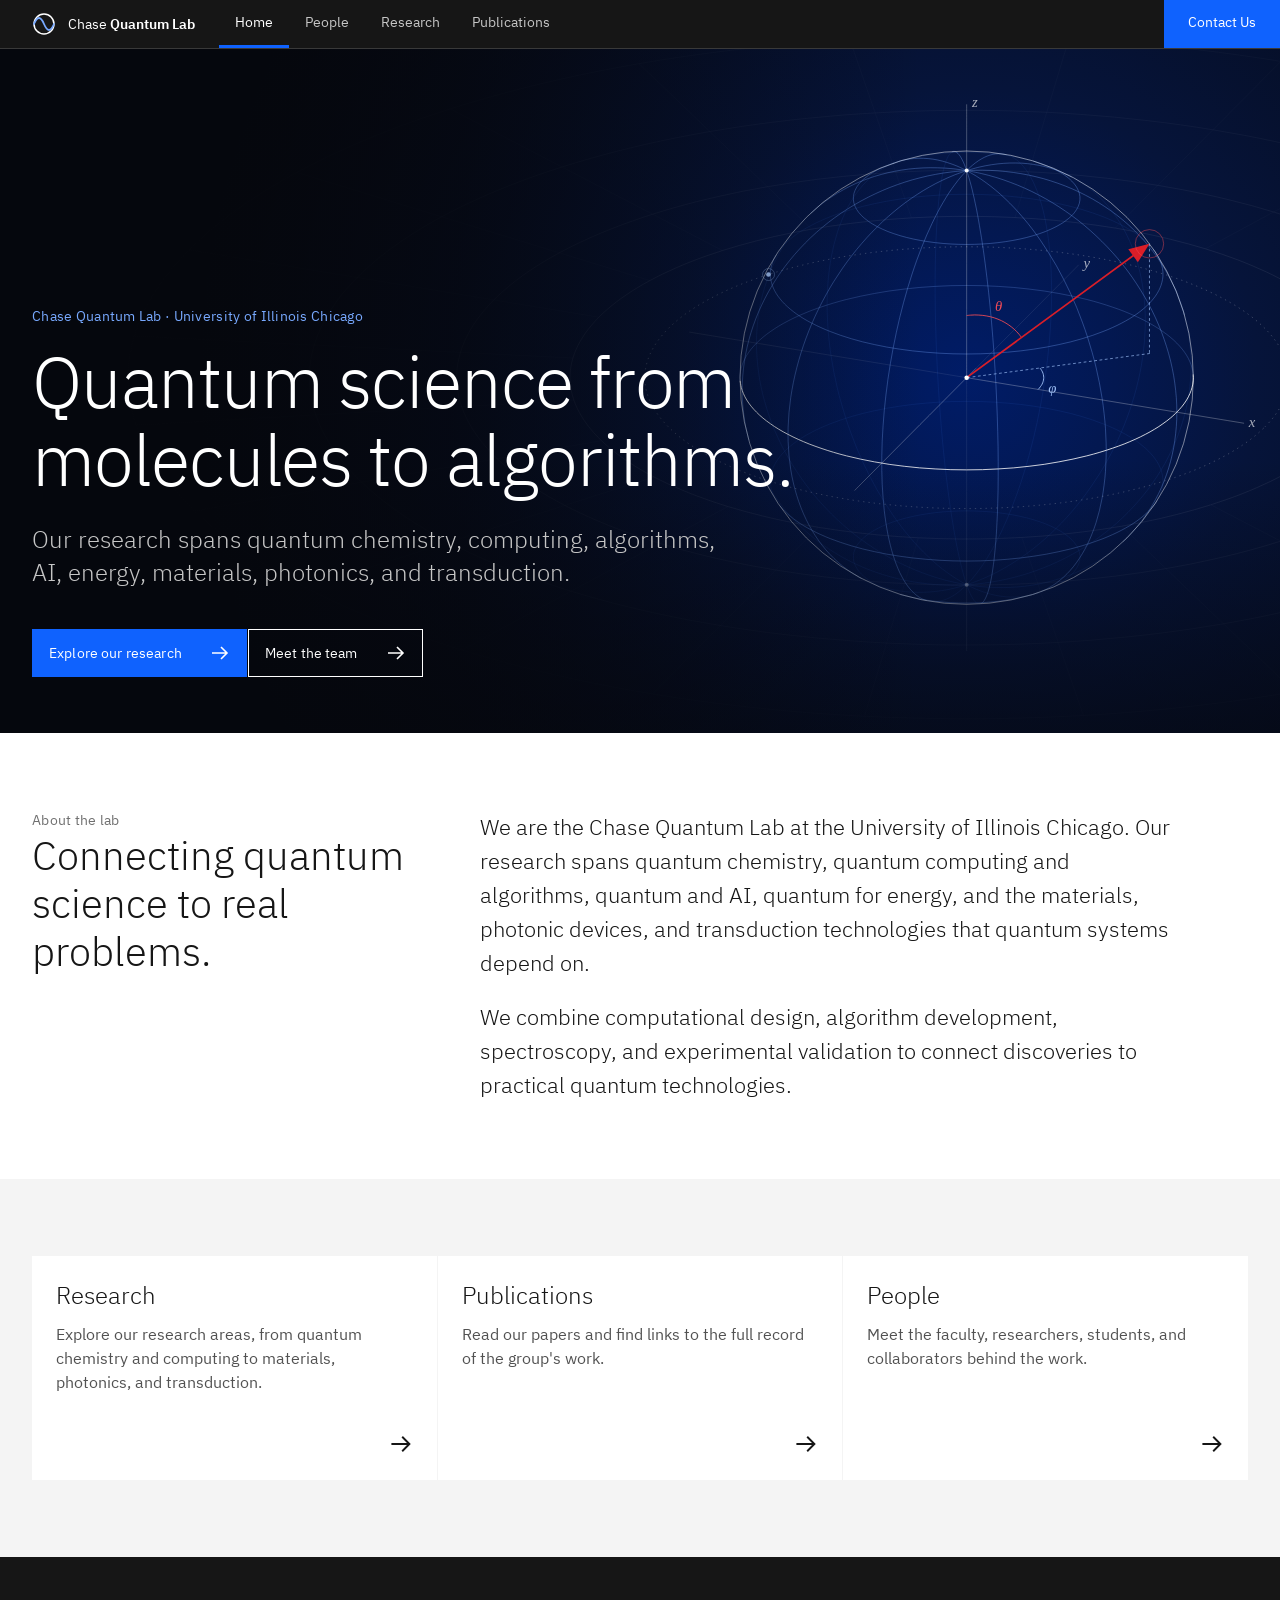
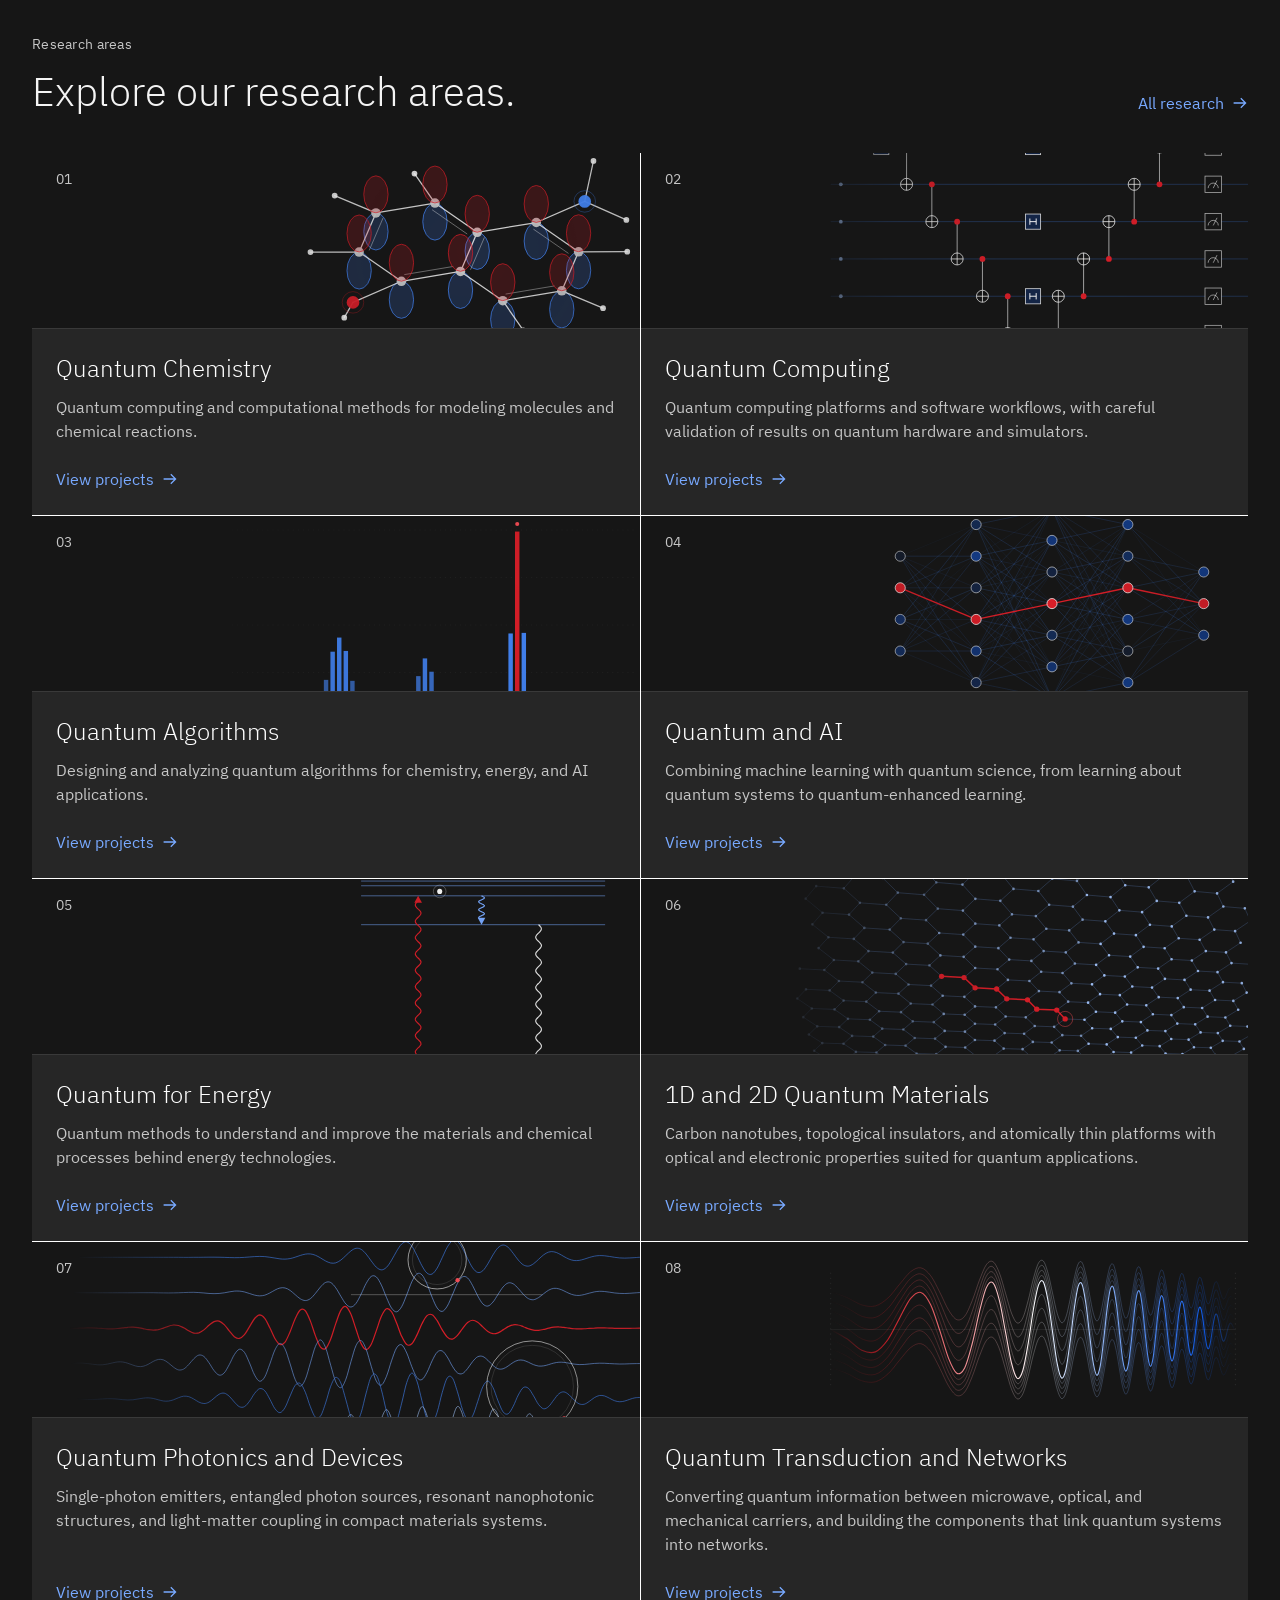
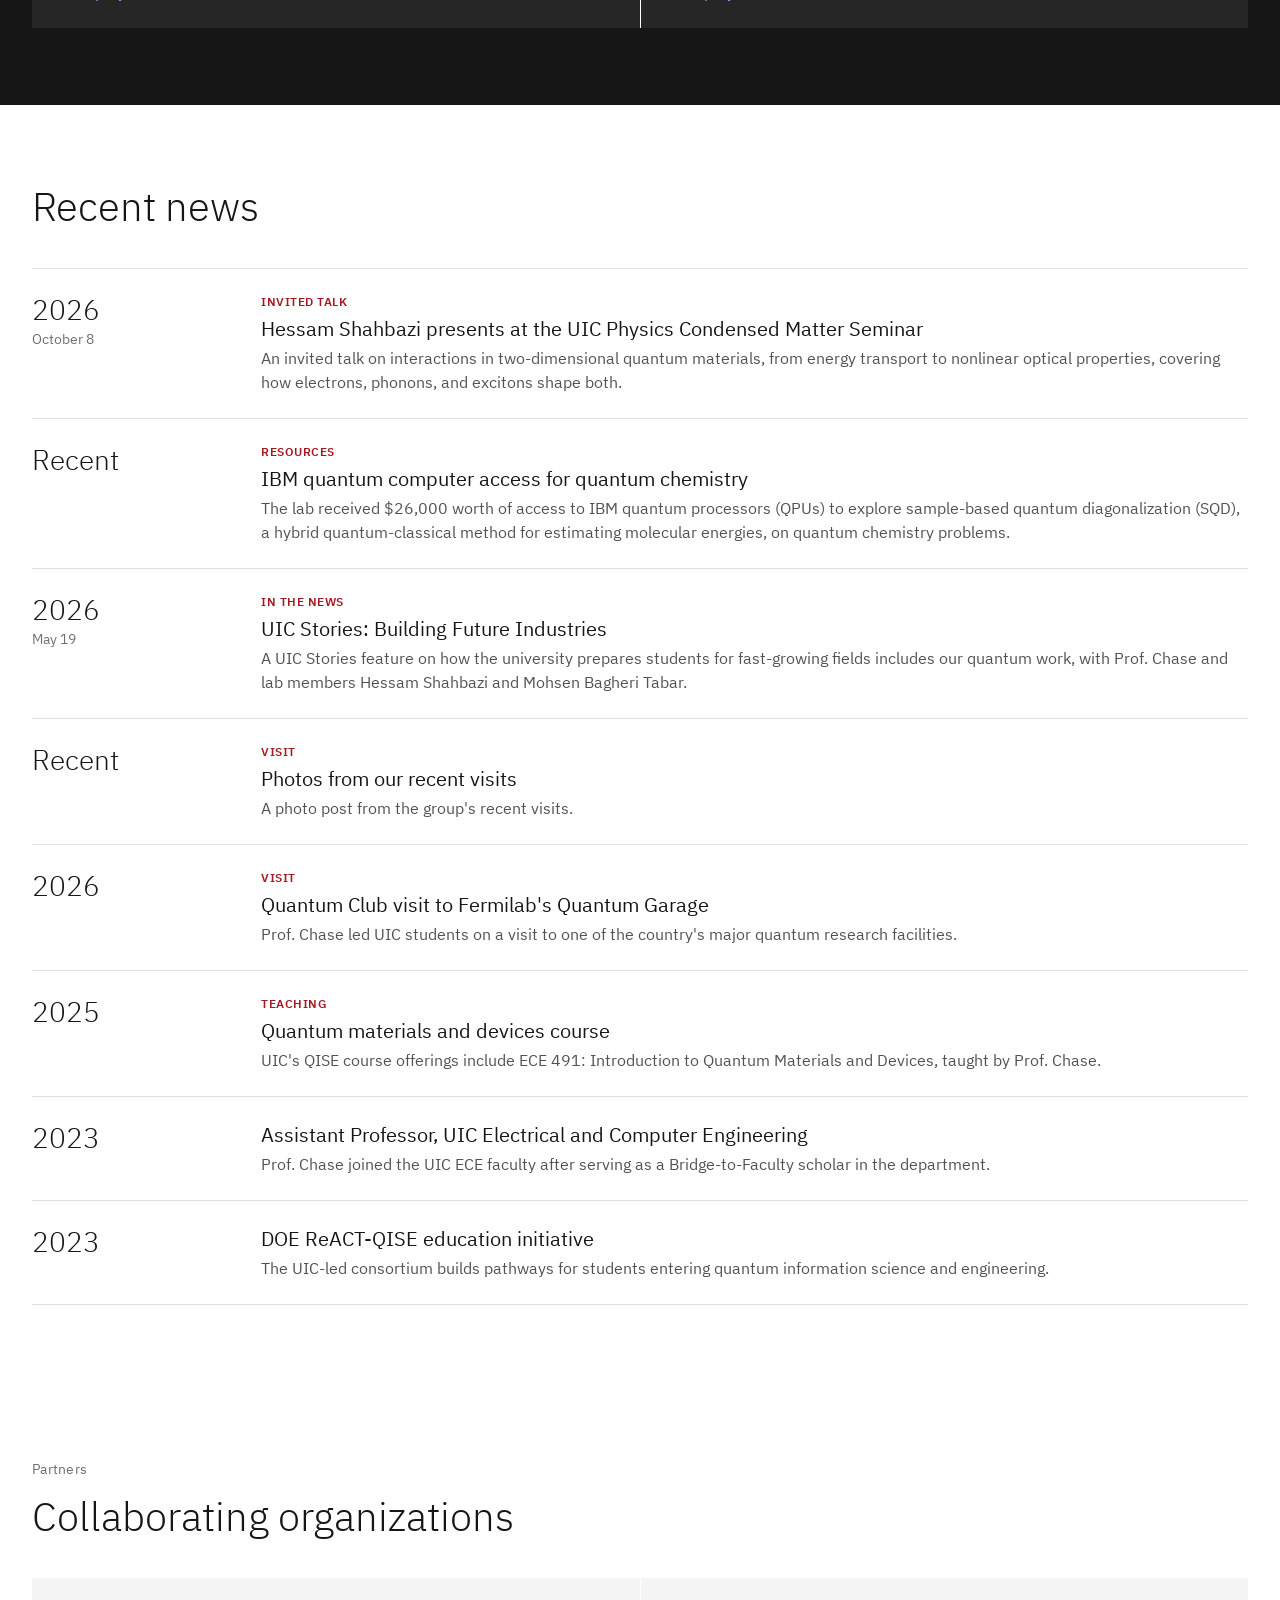
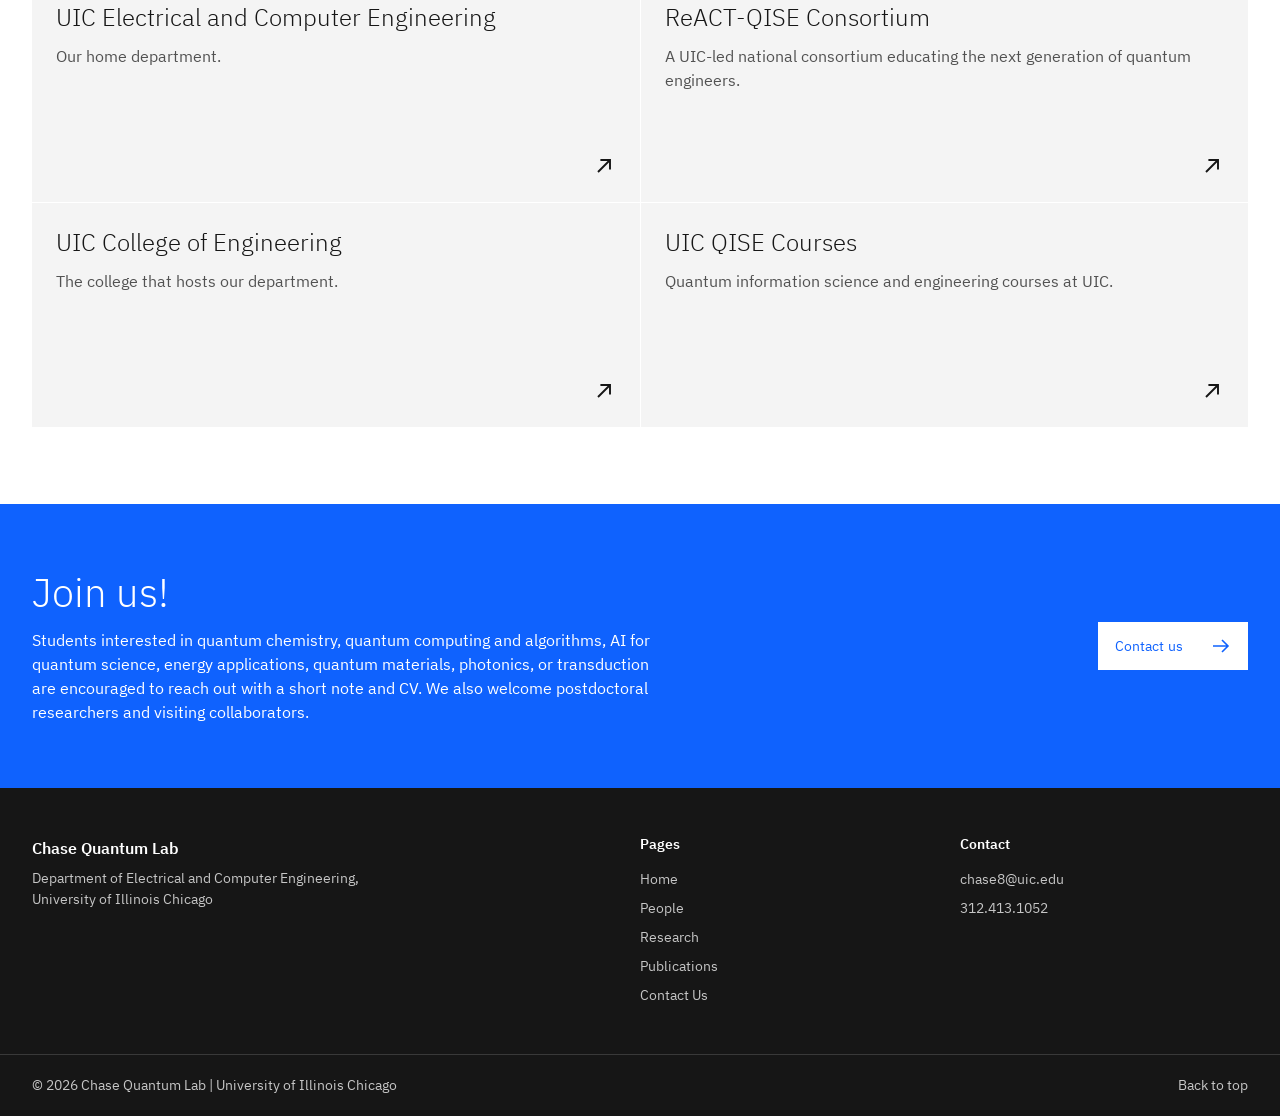
<file: index.html>
<!doctype html>
<html lang="en" class="no-js">
  <head>
    <meta charset="utf-8">
    <meta name="viewport" content="width=device-width, initial-scale=1">
    <title>Chase Quantum Lab | University of Illinois Chicago</title>
    <meta name="description" content="The Chase Quantum Lab at UIC works on quantum chemistry, quantum computing and algorithms, quantum and AI, quantum for energy, materials, photonics, and transduction.">
    <meta name="theme-color" content="#161616">
    <meta property="og:type" content="website">
    <meta property="og:title" content="Chase Quantum Lab | University of Illinois Chicago">
    <meta property="og:description" content="The Chase Quantum Lab at UIC works on quantum chemistry, quantum computing and algorithms, quantum and AI, quantum for energy, materials, photonics, and transduction.">
    <link rel="icon" href="favicon.ico?v=2" sizes="32x32">
    <link rel="icon" href="assets/img/favicon.svg?v=2" type="image/svg+xml" sizes="any">
    <link rel="apple-touch-icon" href="assets/img/apple-touch-icon.png?v=2">
    <link rel="preload" href="assets/fonts/plex/ibm-plex-sans-latin-300.woff2" as="font" type="font/woff2" crossorigin>
    <link rel="preload" href="assets/fonts/plex/ibm-plex-sans-latin-400.woff2" as="font" type="font/woff2" crossorigin>
    <link rel="stylesheet" href="assets/css/styles.css">
    <script>document.documentElement.className = "js";</script>
  </head>
  <body>
    <a class="skip-link" href="#main">Skip to main content</a>

    <header class="masthead">
      <div class="masthead__bar">
        <a class="brand" href="index.html" aria-label="Chase Quantum Lab, home">
          <svg viewBox="0 0 24 24" aria-hidden="true"><circle cx="12" cy="12" r="10" fill="none" stroke="#fff" stroke-width="1.5"/><path d="M2 12c3.4-8 6.6-8 10 0s6.6 8 10 0" fill="none" stroke="#78a9ff" stroke-width="1.8" stroke-linecap="round"/></svg>
          <span>Chase <strong>Quantum Lab</strong></span>
        </a>
        <button class="menu-toggle" type="button" aria-expanded="false" aria-controls="site-nav">
          <span></span><span></span><span></span><span class="sr-only">Menu</span>
        </button>
        <nav class="site-nav" id="site-nav" aria-label="Primary">
          <ul>
        <li><a href="index.html" aria-current="page">Home</a></li>
        <li><a href="people.html">People</a></li>
        <li><a href="research.html">Research</a></li>
        <li><a href="publications.html">Publications</a></li>
        <li><a class="site-nav__cta" href="contact.html">Contact Us</a></li>
          </ul>
        </nav>
      </div>
    </header>

    <main id="main">
      <section class="hero">
        <div class="wrap hero__inner">
          <div class="hero__text">
            <p class="eyebrow">Chase Quantum Lab &middot; University of Illinois Chicago</p>
            <h1>Quantum science from molecules to algorithms.</h1>
            <p class="lead">Our research spans quantum chemistry, computing, algorithms, AI, energy, materials, photonics, and transduction.</p>
            <div class="hero__actions">
              <a class="btn" href="research.html">Explore our research</a>
              <a class="btn btn--ghost" href="people.html">Meet the team</a>
            </div>
          </div>
        </div>
      </section>

      <section class="section">
        <div class="wrap split">
          <div>
            <p class="eyebrow">About the lab</p>
            <h2>Connecting quantum science to real problems.</h2>
          </div>
          <div class="prose prose--lg">
            <p>We are the Chase Quantum Lab at the University of Illinois Chicago. Our research spans quantum chemistry, quantum computing and algorithms, quantum and AI, quantum for energy, and the materials, photonic devices, and transduction technologies that quantum systems depend on.</p>
            <p>We combine computational design, algorithm development, spectroscopy, and experimental validation to connect discoveries to practical quantum technologies.</p>
          </div>
        </div>
      </section>

      <section class="section section--layer" aria-label="Explore the lab">
        <div class="wrap">
          <div class="tiles tiles--3">
            <a class="tile" href="research.html">
              <h2 class="tile__title">Research</h2>
              <p class="tile__text">Explore our research areas, from quantum chemistry and computing to materials, photonics, and transduction.</p>
            </a>
            <a class="tile" href="publications.html">
              <h2 class="tile__title">Publications</h2>
              <p class="tile__text">Read our papers and find links to the full record of the group's work.</p>
            </a>
            <a class="tile" href="people.html">
              <h2 class="tile__title">People</h2>
              <p class="tile__text">Meet the faculty, researchers, students, and collaborators behind the work.</p>
            </a>
          </div>
        </div>
      </section>

      <section class="section section--dark">
        <div class="wrap">
          <div class="section__head">
            <div>
              <p class="eyebrow">Research areas</p>
              <h2>Explore our research areas.</h2>
            </div>
            <a class="link-arrow" href="research.html">All research</a>
          </div>
          <div class="panels panels--4" data-render="research-panels">
            <noscript><p class="status">Please turn on JavaScript to see this content.</p></noscript>
          </div>
        </div>
      </section>

      <section class="section">
        <div class="wrap">
          <div class="section__head">
            <h2>Recent news</h2>
          </div>
          <div data-render="news">
            <noscript><p class="status">Please turn on JavaScript to see this content.</p></noscript>
          </div>
        </div>
      </section>

      <section class="section section--layer" hidden>
        <div class="wrap">
          <div class="section__head">
            <div>
              <p class="eyebrow">Visits and events</p>
              <h2>Photos from our visits</h2>
            </div>
          </div>
          <div class="gallery" data-render="gallery"></div>
        </div>
      </section>

      <section class="section">
        <div class="wrap">
          <div class="section__head">
            <div>
              <p class="eyebrow">Partners</p>
              <h2>Collaborating organizations</h2>
            </div>
          </div>
          <div class="tiles tiles--4" data-render="partners">
            <noscript><p class="status">Please turn on JavaScript to see this content.</p></noscript>
          </div>
          <!-- TODO(content): funding acknowledgments and logos can go here -->
        </div>
      </section>

      <section class="cta">
        <div class="wrap cta__inner">
          <div>
            <h2>Join us!</h2>
            <p>Students interested in quantum chemistry, quantum computing and algorithms, AI for quantum science, energy applications, quantum materials, photonics, or transduction are encouraged to reach out with a short note and CV. We also welcome postdoctoral researchers and visiting collaborators.</p>
          </div>
          <a class="btn btn--white" href="contact.html">Contact us</a>
        </div>
      </section>
    </main>

    <footer class="footer">
      <div class="wrap footer__grid">
        <div>
          <p class="footer__brand">Chase Quantum Lab</p>
          <p>Department of Electrical and Computer Engineering, University of Illinois Chicago</p>
        </div>
        <nav aria-label="Footer">
          <h2>Pages</h2>
          <ul>
          <li><a href="index.html">Home</a></li>
          <li><a href="people.html">People</a></li>
          <li><a href="research.html">Research</a></li>
          <li><a href="publications.html">Publications</a></li>
          <li><a href="contact.html">Contact Us</a></li>
          </ul>
        </nav>
        <div>
          <h2>Contact</h2>
          <ul data-render="footer-contact">
            <li><a href="mailto:chase8@uic.edu">chase8@uic.edu</a></li>
            <li><a href="tel:+13124131052">312.413.1052</a></li>
          </ul>
        </div>
      </div>
      <div class="wrap footer__legal">
        <p>&copy; <span data-year>2026</span> Chase Quantum Lab | University of Illinois Chicago</p>
        <a href="#main">Back to top</a>
      </div>
    </footer>

    <script src="assets/data/lab.js"></script>
    <script src="assets/data/research.js"></script>
    <script src="assets/js/render.js"></script>
    <script src="assets/js/site.js"></script>
  </body>
</html>
</file>
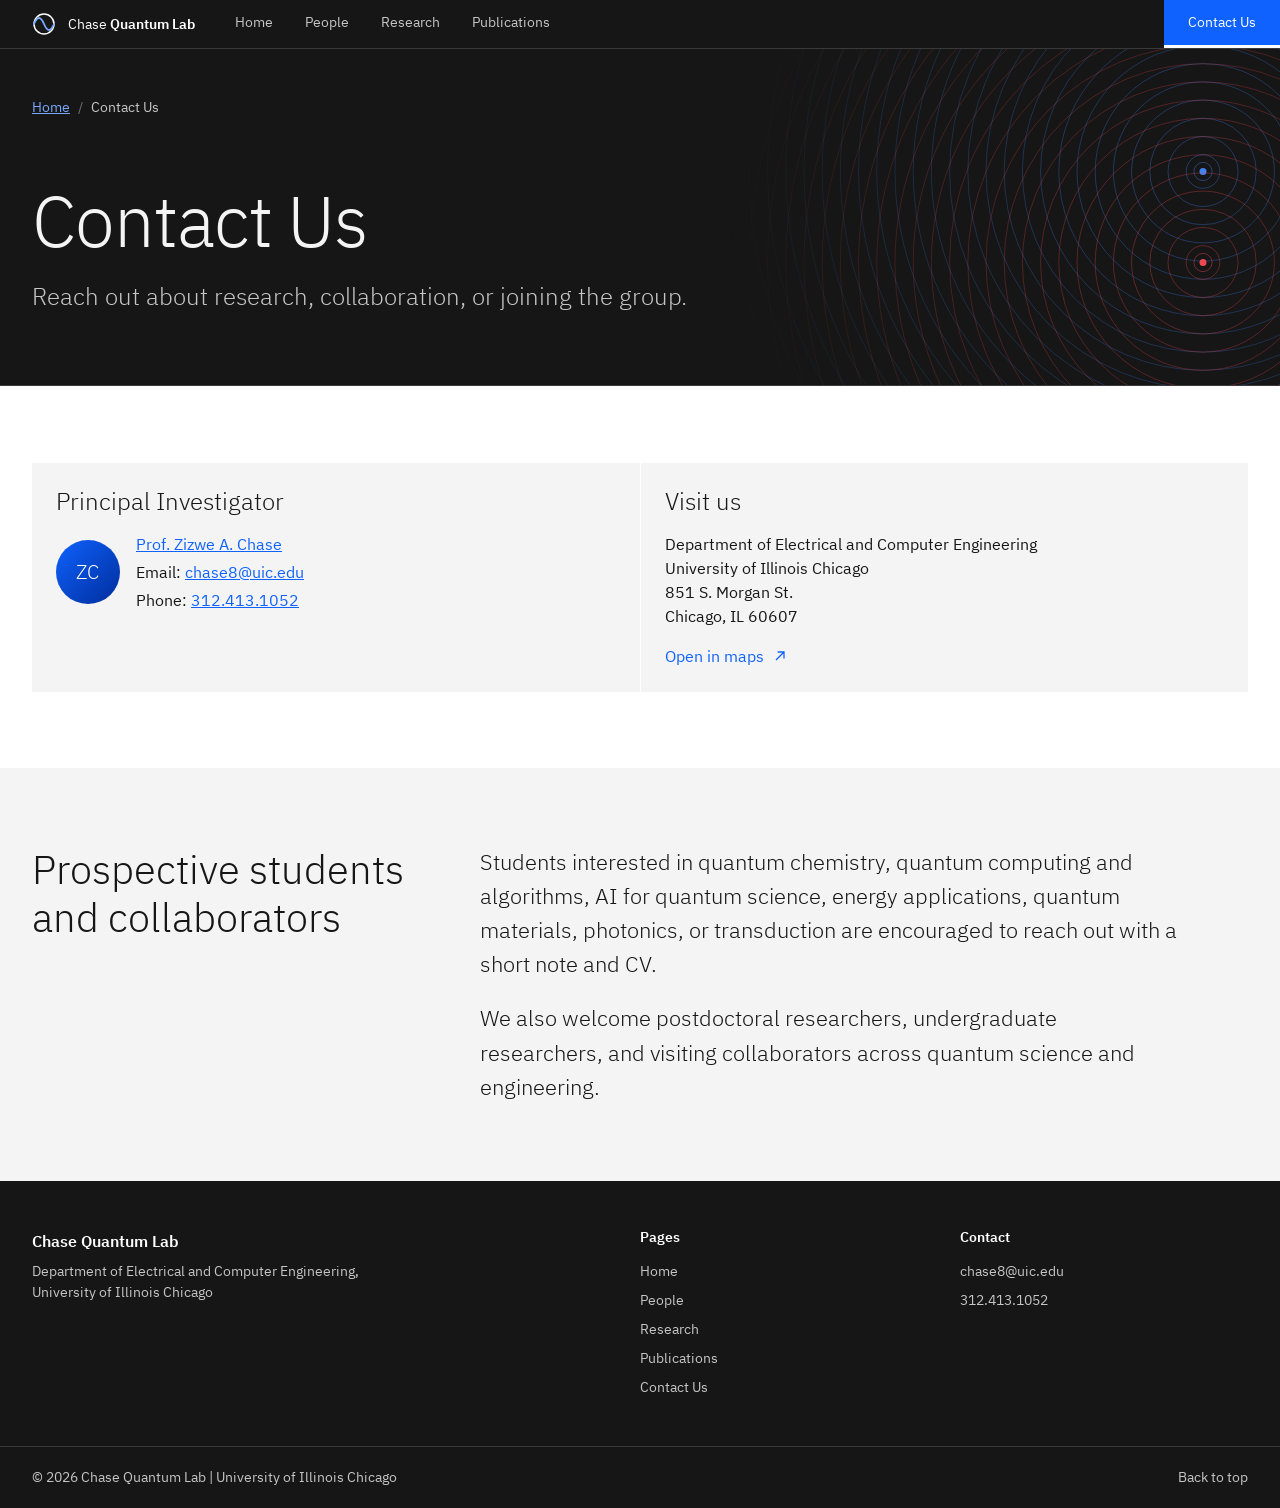
<file: contact.html>
<!doctype html>
<html lang="en" class="no-js">
  <head>
    <meta charset="utf-8">
    <meta name="viewport" content="width=device-width, initial-scale=1">
    <title>Contact Us | Chase Quantum Lab</title>
    <meta name="description" content="Contact the Chase Quantum Lab at the University of Illinois Chicago.">
    <meta name="theme-color" content="#161616">
    <meta property="og:type" content="website">
    <meta property="og:title" content="Contact Us | Chase Quantum Lab">
    <meta property="og:description" content="Contact the Chase Quantum Lab at the University of Illinois Chicago.">
    <link rel="icon" href="favicon.ico?v=2" sizes="32x32">
    <link rel="icon" href="assets/img/favicon.svg?v=2" type="image/svg+xml" sizes="any">
    <link rel="apple-touch-icon" href="assets/img/apple-touch-icon.png?v=2">
    <link rel="preload" href="assets/fonts/plex/ibm-plex-sans-latin-300.woff2" as="font" type="font/woff2" crossorigin>
    <link rel="preload" href="assets/fonts/plex/ibm-plex-sans-latin-400.woff2" as="font" type="font/woff2" crossorigin>
    <link rel="stylesheet" href="assets/css/styles.css">
    <script>document.documentElement.className = "js";</script>
  </head>
  <body>
    <a class="skip-link" href="#main">Skip to main content</a>

    <header class="masthead">
      <div class="masthead__bar">
        <a class="brand" href="index.html" aria-label="Chase Quantum Lab, home">
          <svg viewBox="0 0 24 24" aria-hidden="true"><circle cx="12" cy="12" r="10" fill="none" stroke="#fff" stroke-width="1.5"/><path d="M2 12c3.4-8 6.6-8 10 0s6.6 8 10 0" fill="none" stroke="#78a9ff" stroke-width="1.8" stroke-linecap="round"/></svg>
          <span>Chase <strong>Quantum Lab</strong></span>
        </a>
        <button class="menu-toggle" type="button" aria-expanded="false" aria-controls="site-nav">
          <span></span><span></span><span></span><span class="sr-only">Menu</span>
        </button>
        <nav class="site-nav" id="site-nav" aria-label="Primary">
          <ul>
        <li><a href="index.html">Home</a></li>
        <li><a href="people.html">People</a></li>
        <li><a href="research.html">Research</a></li>
        <li><a href="publications.html">Publications</a></li>
        <li><a class="site-nav__cta" href="contact.html" aria-current="page">Contact Us</a></li>
          </ul>
        </nav>
      </div>
    </header>

    <main id="main">
      <section class="page-hero" data-motif="interference">
        <div class="wrap page-hero__inner">
          <nav class="breadcrumb" aria-label="Breadcrumb">
            <ol>
              <li><a href="index.html">Home</a></li>
              <li aria-current="page">Contact Us</li>
            </ol>
          </nav>
          <h1>Contact Us</h1>
          <p class="lead">Reach out about research, collaboration, or joining the group.</p>
        </div>

      </section>

      <section class="section">
        <div class="wrap">
          <div class="contact-grid" data-render="contact">
            <noscript><p class="status">Please turn on JavaScript to see this content.</p></noscript>
          </div>
        </div>
      </section>

      <section class="section section--layer">
        <div class="wrap split">
          <h2>Prospective students and collaborators</h2>
          <div class="prose prose--lg">
            <p>Students interested in quantum chemistry, quantum computing and algorithms, AI for quantum science, energy applications, quantum materials, photonics, or transduction are encouraged to reach out with a short note and CV.</p>
            <p>We also welcome postdoctoral researchers, undergraduate researchers, and visiting collaborators across quantum science and engineering.</p>
          </div>
        </div>
      </section>
    </main>

    <footer class="footer">
      <div class="wrap footer__grid">
        <div>
          <p class="footer__brand">Chase Quantum Lab</p>
          <p>Department of Electrical and Computer Engineering, University of Illinois Chicago</p>
        </div>
        <nav aria-label="Footer">
          <h2>Pages</h2>
          <ul>
          <li><a href="index.html">Home</a></li>
          <li><a href="people.html">People</a></li>
          <li><a href="research.html">Research</a></li>
          <li><a href="publications.html">Publications</a></li>
          <li><a href="contact.html">Contact Us</a></li>
          </ul>
        </nav>
        <div>
          <h2>Contact</h2>
          <ul data-render="footer-contact">
            <li><a href="mailto:chase8@uic.edu">chase8@uic.edu</a></li>
            <li><a href="tel:+13124131052">312.413.1052</a></li>
          </ul>
        </div>
      </div>
      <div class="wrap footer__legal">
        <p>&copy; <span data-year>2026</span> Chase Quantum Lab | University of Illinois Chicago</p>
        <a href="#main">Back to top</a>
      </div>
    </footer>

    <script src="assets/data/lab.js"></script>
    <script src="assets/data/people.js"></script>
    <script src="assets/js/render.js"></script>
    <script src="assets/js/site.js"></script>
  </body>
</html>
</file>
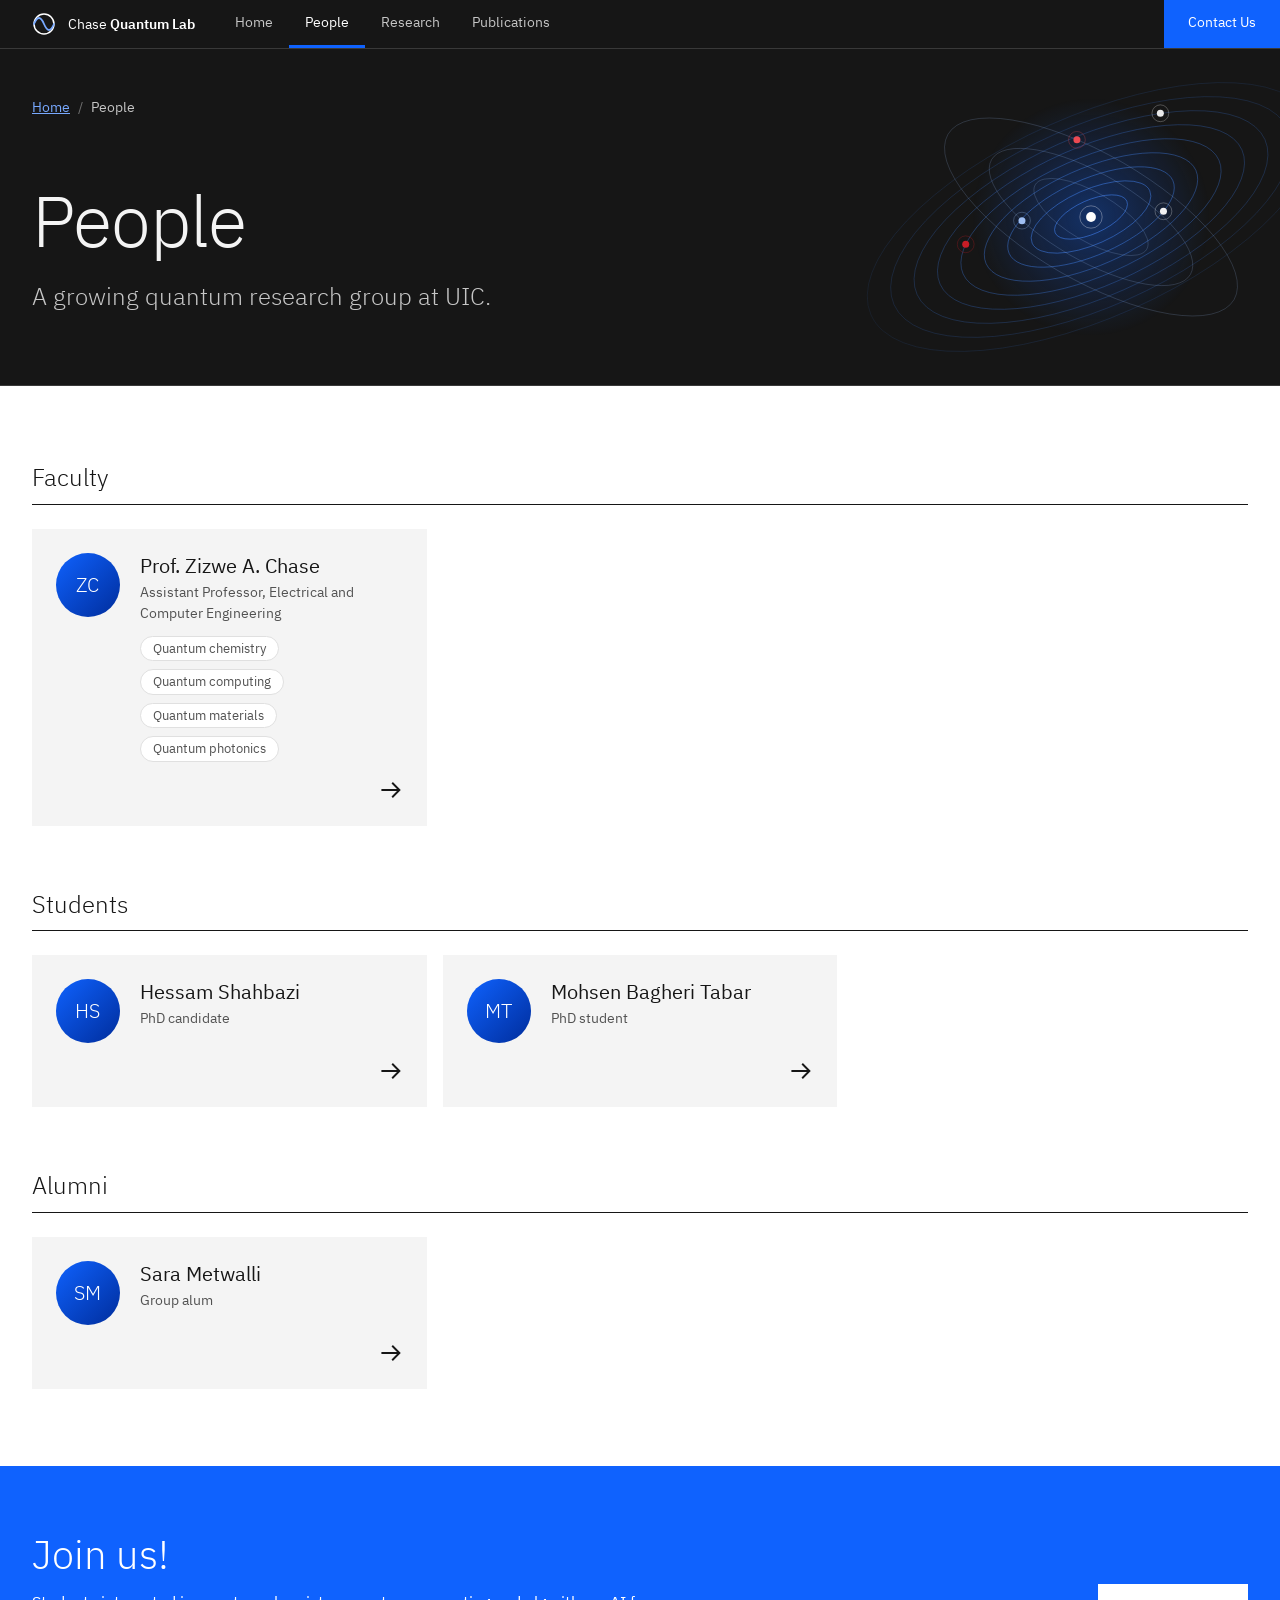
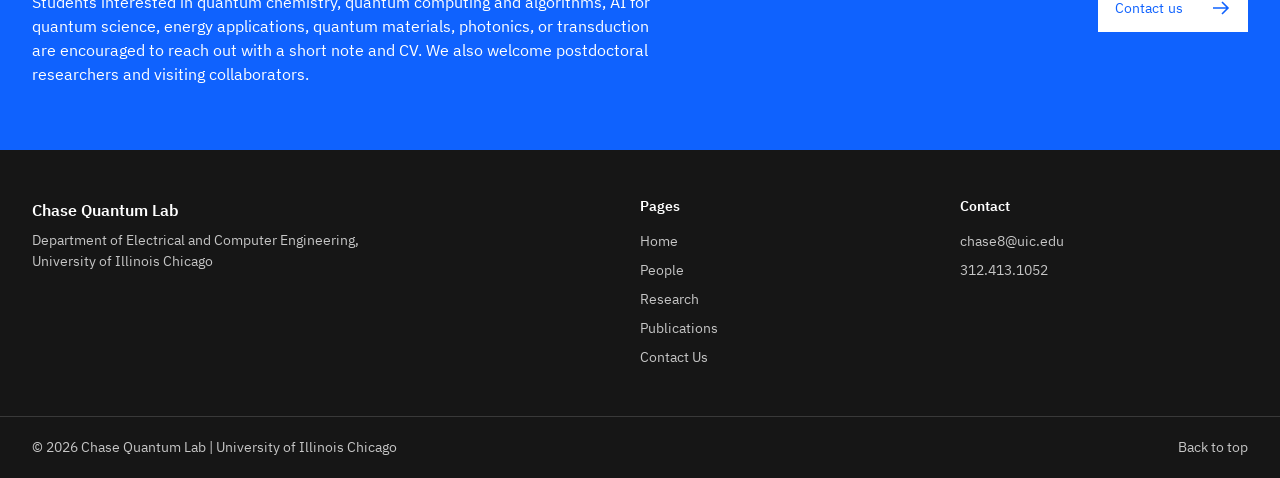
<file: people.html>
<!doctype html>
<html lang="en" class="no-js">
  <head>
    <meta charset="utf-8">
    <meta name="viewport" content="width=device-width, initial-scale=1">
    <title>People | Chase Quantum Lab</title>
    <meta name="description" content="Faculty, researchers, students, and collaborators of the Chase Quantum Lab at the University of Illinois Chicago.">
    <meta name="theme-color" content="#161616">
    <meta property="og:type" content="website">
    <meta property="og:title" content="People | Chase Quantum Lab">
    <meta property="og:description" content="Faculty, researchers, students, and collaborators of the Chase Quantum Lab at the University of Illinois Chicago.">
    <link rel="icon" href="favicon.ico?v=2" sizes="32x32">
    <link rel="icon" href="assets/img/favicon.svg?v=2" type="image/svg+xml" sizes="any">
    <link rel="apple-touch-icon" href="assets/img/apple-touch-icon.png?v=2">
    <link rel="preload" href="assets/fonts/plex/ibm-plex-sans-latin-300.woff2" as="font" type="font/woff2" crossorigin>
    <link rel="preload" href="assets/fonts/plex/ibm-plex-sans-latin-400.woff2" as="font" type="font/woff2" crossorigin>
    <link rel="stylesheet" href="assets/css/styles.css">
    <script>document.documentElement.className = "js";</script>
  </head>
  <body>
    <a class="skip-link" href="#main">Skip to main content</a>

    <header class="masthead">
      <div class="masthead__bar">
        <a class="brand" href="index.html" aria-label="Chase Quantum Lab, home">
          <svg viewBox="0 0 24 24" aria-hidden="true"><circle cx="12" cy="12" r="10" fill="none" stroke="#fff" stroke-width="1.5"/><path d="M2 12c3.4-8 6.6-8 10 0s6.6 8 10 0" fill="none" stroke="#78a9ff" stroke-width="1.8" stroke-linecap="round"/></svg>
          <span>Chase <strong>Quantum Lab</strong></span>
        </a>
        <button class="menu-toggle" type="button" aria-expanded="false" aria-controls="site-nav">
          <span></span><span></span><span></span><span class="sr-only">Menu</span>
        </button>
        <nav class="site-nav" id="site-nav" aria-label="Primary">
          <ul>
        <li><a href="index.html">Home</a></li>
        <li><a href="people.html" aria-current="page">People</a></li>
        <li><a href="research.html">Research</a></li>
        <li><a href="publications.html">Publications</a></li>
        <li><a class="site-nav__cta" href="contact.html">Contact Us</a></li>
          </ul>
        </nav>
      </div>
    </header>

    <main id="main">
      <section class="page-hero" data-motif="orbits">
        <div class="wrap page-hero__inner">
          <nav class="breadcrumb" aria-label="Breadcrumb">
            <ol>
              <li><a href="index.html">Home</a></li>
              <li aria-current="page">People</li>
            </ol>
          </nav>
          <h1>People</h1>
          <p class="lead">A growing quantum research group at UIC.</p>
        </div>

      </section>

      <section class="section">
        <div class="wrap" data-render="people">
          <noscript><p class="status">Please turn on JavaScript to see this content.</p></noscript>
        </div>
      </section>

      <section class="cta">
        <div class="wrap cta__inner">
          <div>
            <h2>Join us!</h2>
            <p>Students interested in quantum chemistry, quantum computing and algorithms, AI for quantum science, energy applications, quantum materials, photonics, or transduction are encouraged to reach out with a short note and CV. We also welcome postdoctoral researchers and visiting collaborators.</p>
          </div>
          <a class="btn btn--white" href="contact.html">Contact us</a>
        </div>
      </section>
    </main>

    <footer class="footer">
      <div class="wrap footer__grid">
        <div>
          <p class="footer__brand">Chase Quantum Lab</p>
          <p>Department of Electrical and Computer Engineering, University of Illinois Chicago</p>
        </div>
        <nav aria-label="Footer">
          <h2>Pages</h2>
          <ul>
          <li><a href="index.html">Home</a></li>
          <li><a href="people.html">People</a></li>
          <li><a href="research.html">Research</a></li>
          <li><a href="publications.html">Publications</a></li>
          <li><a href="contact.html">Contact Us</a></li>
          </ul>
        </nav>
        <div>
          <h2>Contact</h2>
          <ul data-render="footer-contact">
            <li><a href="mailto:chase8@uic.edu">chase8@uic.edu</a></li>
            <li><a href="tel:+13124131052">312.413.1052</a></li>
          </ul>
        </div>
      </div>
      <div class="wrap footer__legal">
        <p>&copy; <span data-year>2026</span> Chase Quantum Lab | University of Illinois Chicago</p>
        <a href="#main">Back to top</a>
      </div>
    </footer>

    <script src="assets/data/lab.js"></script>
    <script src="assets/data/people.js"></script>
    <script src="assets/js/render.js"></script>
    <script src="assets/js/site.js"></script>
  </body>
</html>
</file>
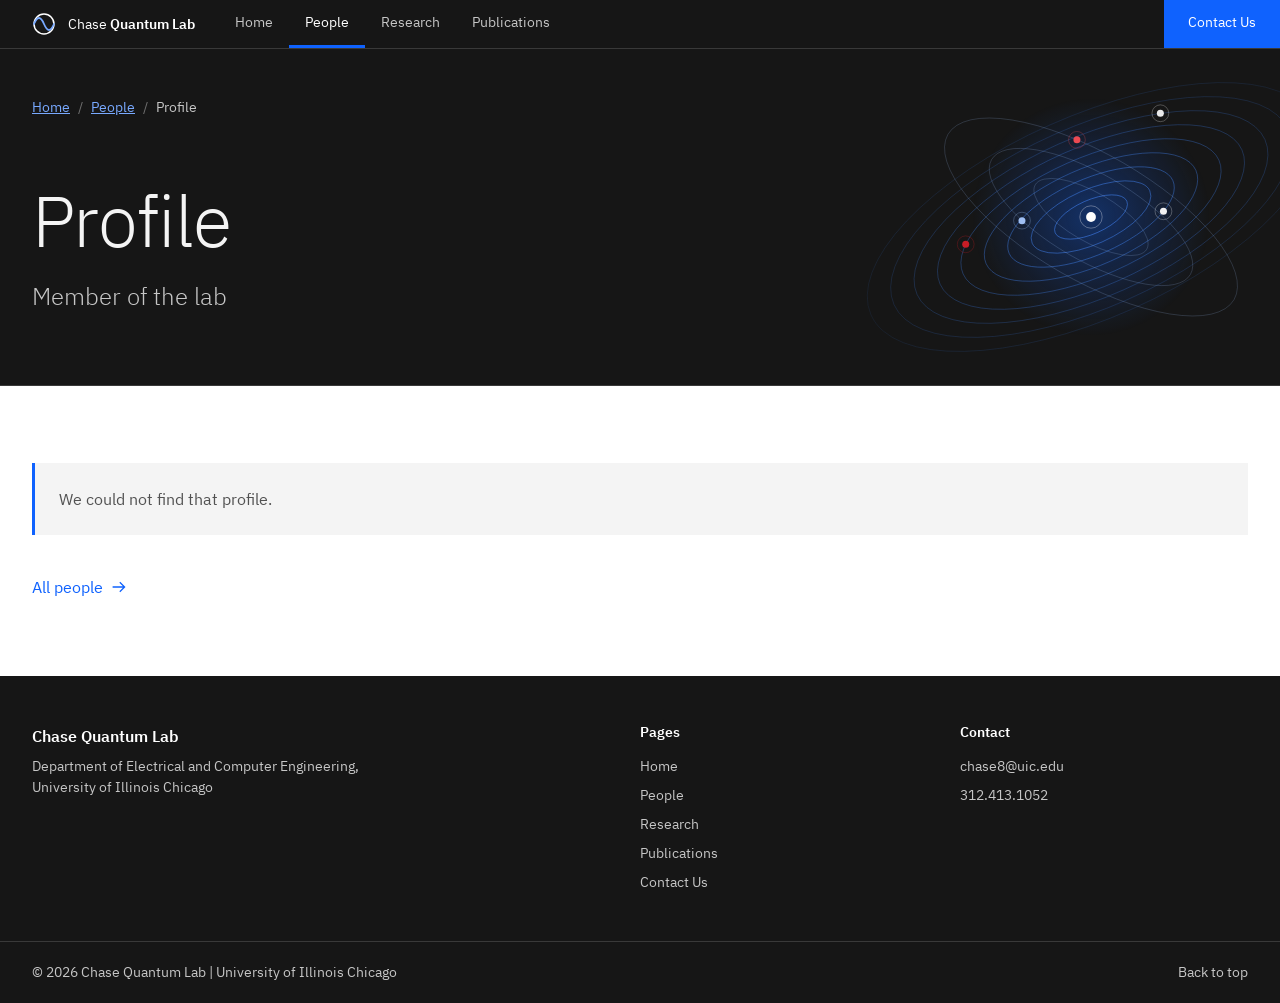
<file: person.html>
<!doctype html>
<html lang="en" class="no-js">
  <head>
    <meta charset="utf-8">
    <meta name="viewport" content="width=device-width, initial-scale=1">
    <title>Profile | Chase Quantum Lab</title>
    <meta name="description" content="Profile of a member of the Chase Quantum Lab.">
    <meta name="theme-color" content="#161616">
    <meta property="og:type" content="website">
    <meta property="og:title" content="Profile | Chase Quantum Lab">
    <meta property="og:description" content="Profile of a member of the Chase Quantum Lab.">
    <link rel="icon" href="favicon.ico?v=2" sizes="32x32">
    <link rel="icon" href="assets/img/favicon.svg?v=2" type="image/svg+xml" sizes="any">
    <link rel="apple-touch-icon" href="assets/img/apple-touch-icon.png?v=2">
    <link rel="preload" href="assets/fonts/plex/ibm-plex-sans-latin-300.woff2" as="font" type="font/woff2" crossorigin>
    <link rel="preload" href="assets/fonts/plex/ibm-plex-sans-latin-400.woff2" as="font" type="font/woff2" crossorigin>
    <link rel="stylesheet" href="assets/css/styles.css">
    <script>document.documentElement.className = "js";</script>
  </head>
  <body>
    <a class="skip-link" href="#main">Skip to main content</a>

    <header class="masthead">
      <div class="masthead__bar">
        <a class="brand" href="index.html" aria-label="Chase Quantum Lab, home">
          <svg viewBox="0 0 24 24" aria-hidden="true"><circle cx="12" cy="12" r="10" fill="none" stroke="#fff" stroke-width="1.5"/><path d="M2 12c3.4-8 6.6-8 10 0s6.6 8 10 0" fill="none" stroke="#78a9ff" stroke-width="1.8" stroke-linecap="round"/></svg>
          <span>Chase <strong>Quantum Lab</strong></span>
        </a>
        <button class="menu-toggle" type="button" aria-expanded="false" aria-controls="site-nav">
          <span></span><span></span><span></span><span class="sr-only">Menu</span>
        </button>
        <nav class="site-nav" id="site-nav" aria-label="Primary">
          <ul>
        <li><a href="index.html">Home</a></li>
        <li><a href="people.html" aria-current="true">People</a></li>
        <li><a href="research.html">Research</a></li>
        <li><a href="publications.html">Publications</a></li>
        <li><a class="site-nav__cta" href="contact.html">Contact Us</a></li>
          </ul>
        </nav>
      </div>
    </header>

    <main id="main">
      <section class="page-hero" data-motif="orbits">
        <div class="wrap page-hero__inner">
          <nav class="breadcrumb" aria-label="Breadcrumb">
            <ol>
              <li><a href="index.html">Home</a></li>
              <li><a href="people.html">People</a></li>
              <li aria-current="page" data-bind="crumb">Profile</li>
            </ol>
          </nav>
          <h1 data-bind="title">Profile</h1>
          <p class="lead" data-bind="lead">Member of the lab</p>
        </div>

      </section>

      <section class="section">
        <div class="wrap" data-render="profile">
          <noscript><p class="status">Please turn on JavaScript to see this content.</p></noscript>
        </div>
      </section>
    </main>

    <footer class="footer">
      <div class="wrap footer__grid">
        <div>
          <p class="footer__brand">Chase Quantum Lab</p>
          <p>Department of Electrical and Computer Engineering, University of Illinois Chicago</p>
        </div>
        <nav aria-label="Footer">
          <h2>Pages</h2>
          <ul>
          <li><a href="index.html">Home</a></li>
          <li><a href="people.html">People</a></li>
          <li><a href="research.html">Research</a></li>
          <li><a href="publications.html">Publications</a></li>
          <li><a href="contact.html">Contact Us</a></li>
          </ul>
        </nav>
        <div>
          <h2>Contact</h2>
          <ul data-render="footer-contact">
            <li><a href="mailto:chase8@uic.edu">chase8@uic.edu</a></li>
            <li><a href="tel:+13124131052">312.413.1052</a></li>
          </ul>
        </div>
      </div>
      <div class="wrap footer__legal">
        <p>&copy; <span data-year>2026</span> Chase Quantum Lab | University of Illinois Chicago</p>
        <a href="#main">Back to top</a>
      </div>
    </footer>

    <script src="assets/data/lab.js"></script>
    <script src="assets/data/people.js"></script>
    <script src="assets/js/render.js"></script>
    <script src="assets/js/site.js"></script>
  </body>
</html>
</file>
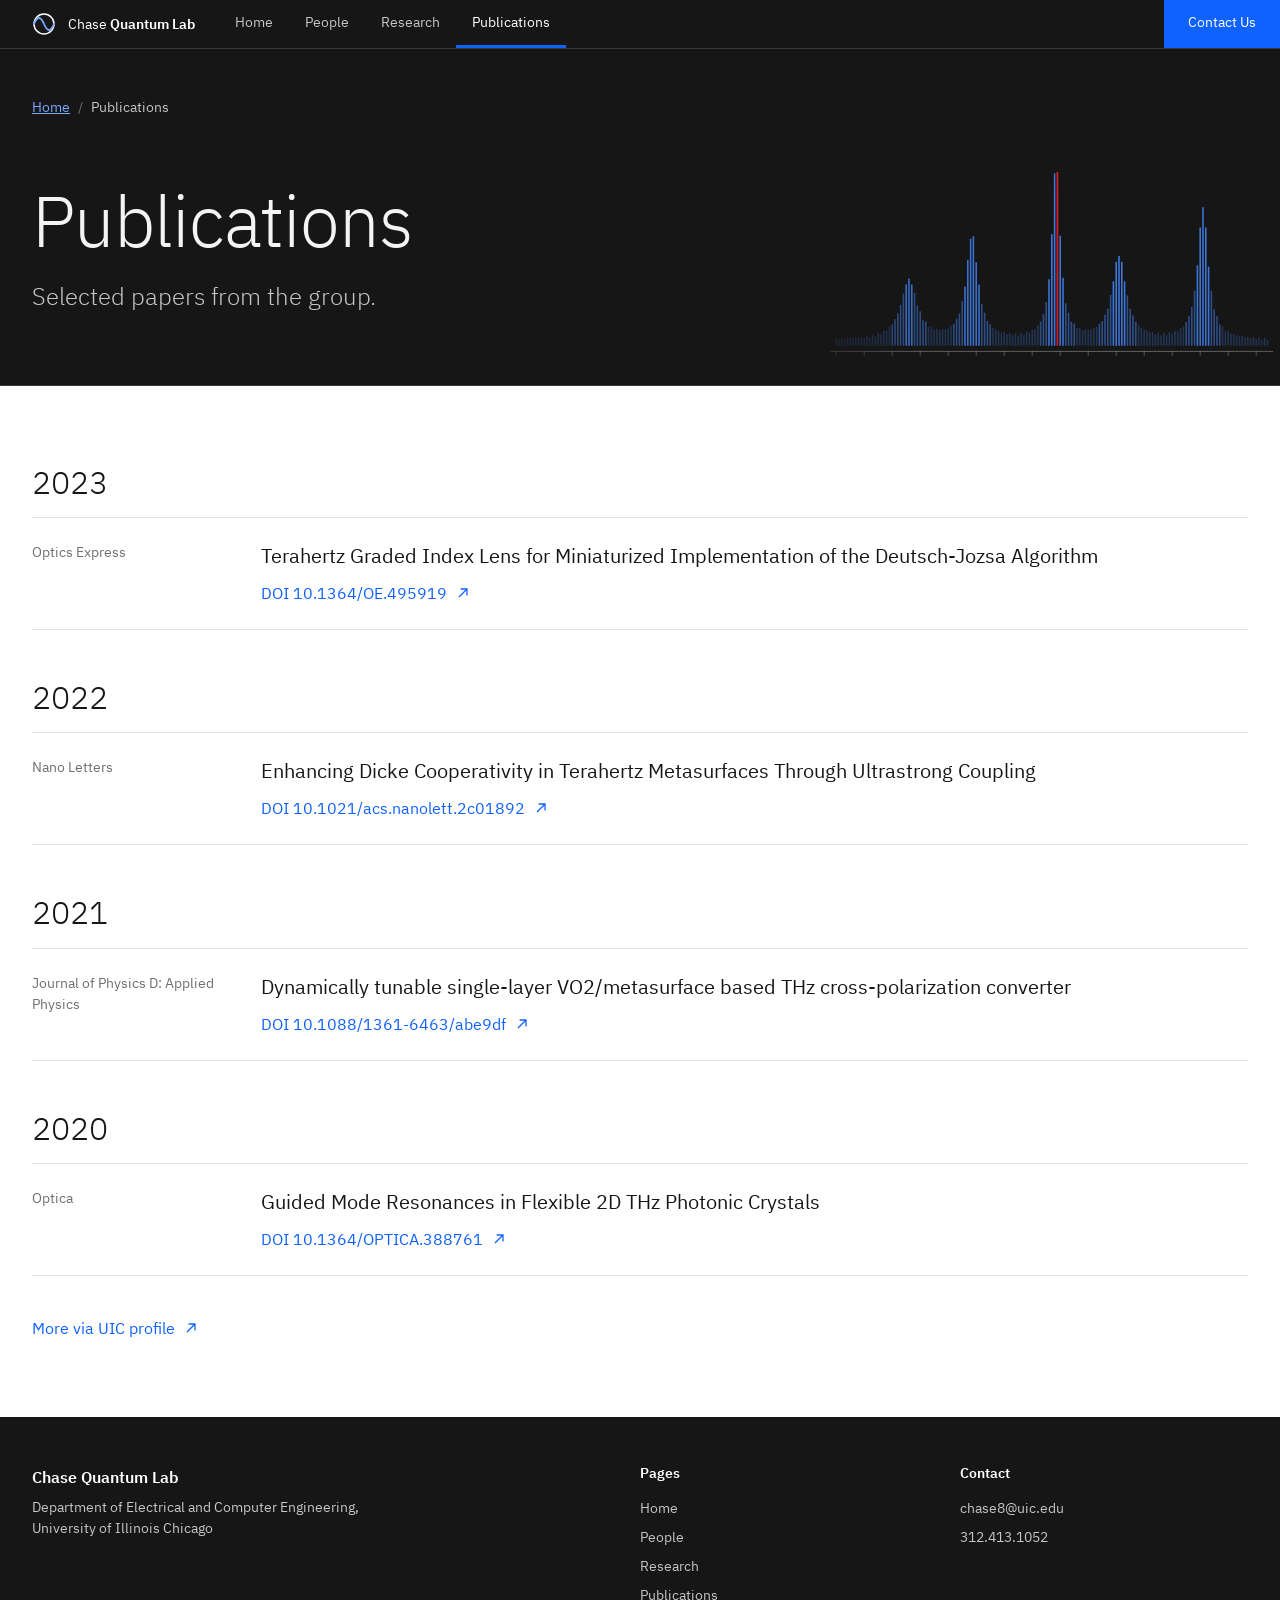
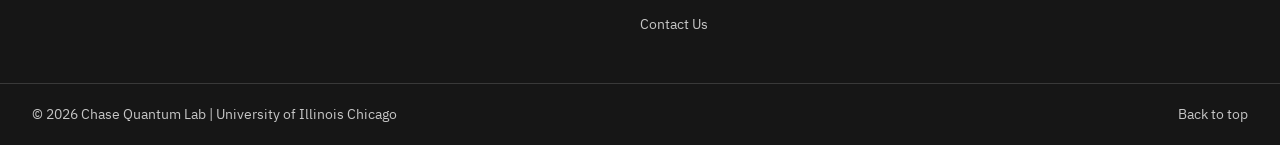
<file: publications.html>
<!doctype html>
<html lang="en" class="no-js">
  <head>
    <meta charset="utf-8">
    <meta name="viewport" content="width=device-width, initial-scale=1">
    <title>Publications | Chase Quantum Lab</title>
    <meta name="description" content="Selected publications from the Chase Quantum Lab at the University of Illinois Chicago.">
    <meta name="theme-color" content="#161616">
    <meta property="og:type" content="website">
    <meta property="og:title" content="Publications | Chase Quantum Lab">
    <meta property="og:description" content="Selected publications from the Chase Quantum Lab at the University of Illinois Chicago.">
    <link rel="icon" href="favicon.ico?v=2" sizes="32x32">
    <link rel="icon" href="assets/img/favicon.svg?v=2" type="image/svg+xml" sizes="any">
    <link rel="apple-touch-icon" href="assets/img/apple-touch-icon.png?v=2">
    <link rel="preload" href="assets/fonts/plex/ibm-plex-sans-latin-300.woff2" as="font" type="font/woff2" crossorigin>
    <link rel="preload" href="assets/fonts/plex/ibm-plex-sans-latin-400.woff2" as="font" type="font/woff2" crossorigin>
    <link rel="stylesheet" href="assets/css/styles.css">
    <script>document.documentElement.className = "js";</script>
  </head>
  <body>
    <a class="skip-link" href="#main">Skip to main content</a>

    <header class="masthead">
      <div class="masthead__bar">
        <a class="brand" href="index.html" aria-label="Chase Quantum Lab, home">
          <svg viewBox="0 0 24 24" aria-hidden="true"><circle cx="12" cy="12" r="10" fill="none" stroke="#fff" stroke-width="1.5"/><path d="M2 12c3.4-8 6.6-8 10 0s6.6 8 10 0" fill="none" stroke="#78a9ff" stroke-width="1.8" stroke-linecap="round"/></svg>
          <span>Chase <strong>Quantum Lab</strong></span>
        </a>
        <button class="menu-toggle" type="button" aria-expanded="false" aria-controls="site-nav">
          <span></span><span></span><span></span><span class="sr-only">Menu</span>
        </button>
        <nav class="site-nav" id="site-nav" aria-label="Primary">
          <ul>
        <li><a href="index.html">Home</a></li>
        <li><a href="people.html">People</a></li>
        <li><a href="research.html">Research</a></li>
        <li><a href="publications.html" aria-current="page">Publications</a></li>
        <li><a class="site-nav__cta" href="contact.html">Contact Us</a></li>
          </ul>
        </nav>
      </div>
    </header>

    <main id="main">
      <section class="page-hero" data-motif="spectrum">
        <div class="wrap page-hero__inner">
          <nav class="breadcrumb" aria-label="Breadcrumb">
            <ol>
              <li><a href="index.html">Home</a></li>
              <li aria-current="page">Publications</li>
            </ol>
          </nav>
          <h1>Publications</h1>
          <p class="lead">Selected papers from the group.</p>
        </div>

      </section>

      <section class="section">
        <div class="wrap" data-render="publications">
          <noscript><p class="status">Please turn on JavaScript to see this content.</p></noscript>
        </div>
      </section>
    </main>

    <footer class="footer">
      <div class="wrap footer__grid">
        <div>
          <p class="footer__brand">Chase Quantum Lab</p>
          <p>Department of Electrical and Computer Engineering, University of Illinois Chicago</p>
        </div>
        <nav aria-label="Footer">
          <h2>Pages</h2>
          <ul>
          <li><a href="index.html">Home</a></li>
          <li><a href="people.html">People</a></li>
          <li><a href="research.html">Research</a></li>
          <li><a href="publications.html">Publications</a></li>
          <li><a href="contact.html">Contact Us</a></li>
          </ul>
        </nav>
        <div>
          <h2>Contact</h2>
          <ul data-render="footer-contact">
            <li><a href="mailto:chase8@uic.edu">chase8@uic.edu</a></li>
            <li><a href="tel:+13124131052">312.413.1052</a></li>
          </ul>
        </div>
      </div>
      <div class="wrap footer__legal">
        <p>&copy; <span data-year>2026</span> Chase Quantum Lab | University of Illinois Chicago</p>
        <a href="#main">Back to top</a>
      </div>
    </footer>

    <script src="assets/data/lab.js"></script>
    <script src="assets/data/publications.js"></script>
    <script src="assets/js/render.js"></script>
    <script src="assets/js/site.js"></script>
  </body>
</html>
</file>
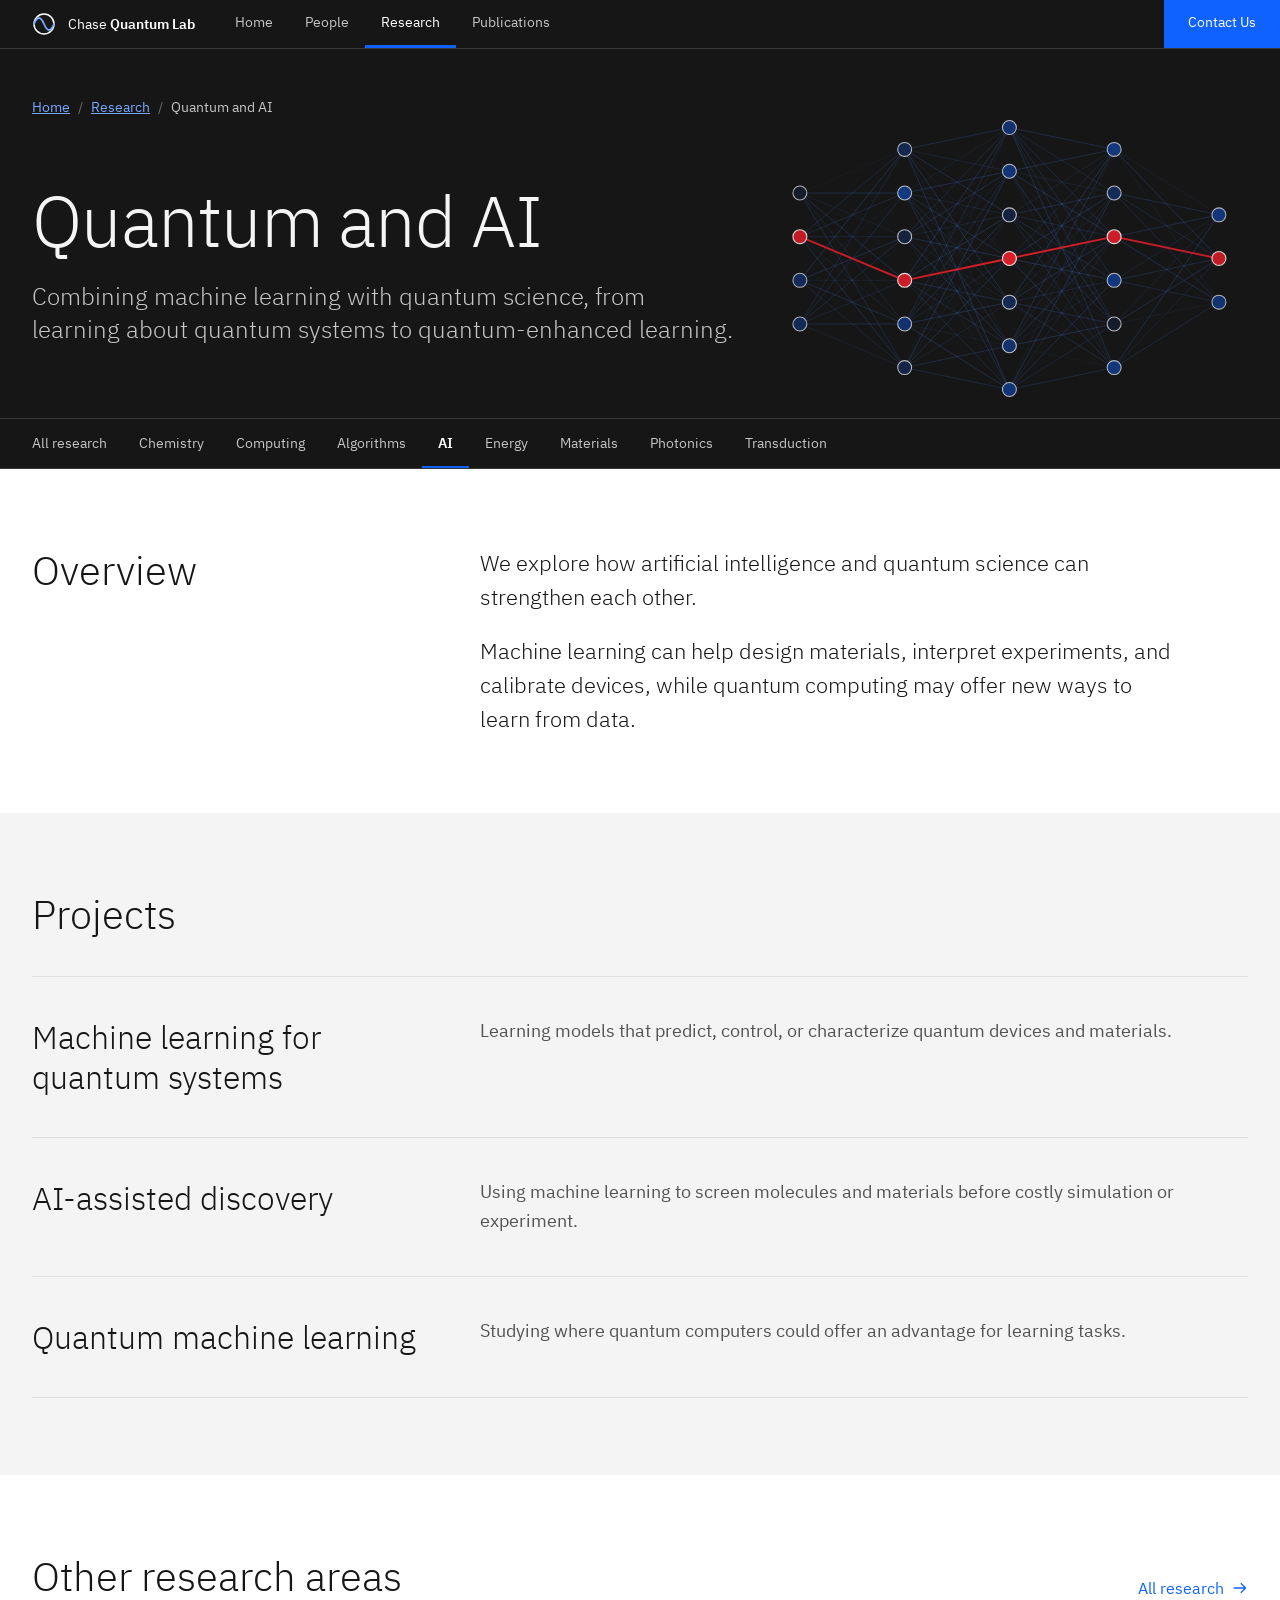
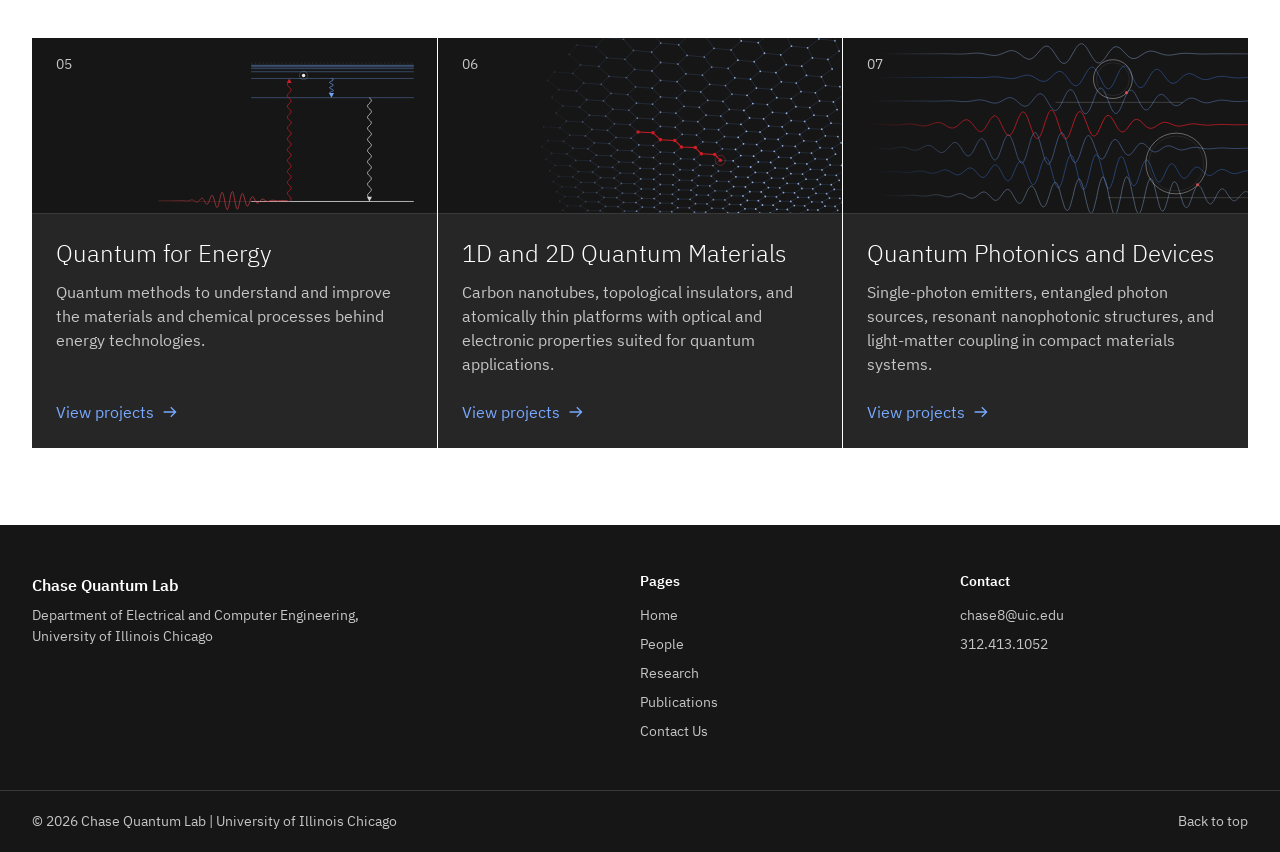
<file: research-ai.html>
<!doctype html>
<html lang="en" class="no-js">
  <head>
    <meta charset="utf-8">
    <meta name="viewport" content="width=device-width, initial-scale=1">
    <title>Quantum and AI | Chase Quantum Lab</title>
    <meta name="description" content="Combining machine learning with quantum science, from learning about quantum systems to quantum-enhanced learning.">
    <meta name="theme-color" content="#161616">
    <meta property="og:type" content="website">
    <meta property="og:title" content="Quantum and AI | Chase Quantum Lab">
    <meta property="og:description" content="Combining machine learning with quantum science, from learning about quantum systems to quantum-enhanced learning.">
    <link rel="icon" href="favicon.ico?v=2" sizes="32x32">
    <link rel="icon" href="assets/img/favicon.svg?v=2" type="image/svg+xml" sizes="any">
    <link rel="apple-touch-icon" href="assets/img/apple-touch-icon.png?v=2">
    <link rel="preload" href="assets/fonts/plex/ibm-plex-sans-latin-300.woff2" as="font" type="font/woff2" crossorigin>
    <link rel="preload" href="assets/fonts/plex/ibm-plex-sans-latin-400.woff2" as="font" type="font/woff2" crossorigin>
    <link rel="stylesheet" href="assets/css/styles.css">
    <script>document.documentElement.className = "js";</script>
  </head>
  <body>
    <a class="skip-link" href="#main">Skip to main content</a>

    <header class="masthead">
      <div class="masthead__bar">
        <a class="brand" href="index.html" aria-label="Chase Quantum Lab, home">
          <svg viewBox="0 0 24 24" aria-hidden="true"><circle cx="12" cy="12" r="10" fill="none" stroke="#fff" stroke-width="1.5"/><path d="M2 12c3.4-8 6.6-8 10 0s6.6 8 10 0" fill="none" stroke="#78a9ff" stroke-width="1.8" stroke-linecap="round"/></svg>
          <span>Chase <strong>Quantum Lab</strong></span>
        </a>
        <button class="menu-toggle" type="button" aria-expanded="false" aria-controls="site-nav">
          <span></span><span></span><span></span><span class="sr-only">Menu</span>
        </button>
        <nav class="site-nav" id="site-nav" aria-label="Primary">
          <ul>
        <li><a href="index.html">Home</a></li>
        <li><a href="people.html">People</a></li>
        <li><a href="research.html" aria-current="true">Research</a></li>
        <li><a href="publications.html">Publications</a></li>
        <li><a class="site-nav__cta" href="contact.html">Contact Us</a></li>
          </ul>
        </nav>
      </div>
    </header>

    <main id="main">
      <section class="page-hero" data-motif="network">
        <div class="wrap page-hero__inner">
          <nav class="breadcrumb" aria-label="Breadcrumb">
            <ol>
              <li><a href="index.html">Home</a></li>
              <li><a href="research.html">Research</a></li>
              <li aria-current="page" data-bind="crumb">Quantum and AI</li>
            </ol>
          </nav>
          <h1 data-bind="title">Quantum and AI</h1>
          <p class="lead" data-bind="lead">Combining machine learning with quantum science, from learning about quantum systems to quantum-enhanced learning.</p>
        </div>
        <nav class="tabs" aria-label="Research areas" data-render="area-tabs" data-current="ai">
          <ul>
            <li><a href="research.html">All research</a></li>
            <li><a href="research-chemistry.html">Chemistry</a></li>
            <li><a href="research-computing.html">Computing</a></li>
            <li><a href="research-algorithms.html">Algorithms</a></li>
            <li><a href="research-ai.html" aria-current="page">AI</a></li>
            <li><a href="research-energy.html">Energy</a></li>
            <li><a href="research-materials.html">Materials</a></li>
            <li><a href="research-photonics.html">Photonics</a></li>
            <li><a href="research-transduction.html">Transduction</a></li>
          </ul>
        </nav>
      </section>

      <div data-render="area" data-area="ai">
        <noscript><p class="status">Please turn on JavaScript to see this content.</p></noscript>
      </div>

      <section class="section">
        <div class="wrap">
          <div class="section__head">
            <h2>Other research areas</h2>
            <a class="link-arrow" href="research.html">All research</a>
          </div>
          <div class="panels panels--3" data-render="research-panels" data-after="ai" data-limit="3"></div>
        </div>
      </section>
    </main>

    <footer class="footer">
      <div class="wrap footer__grid">
        <div>
          <p class="footer__brand">Chase Quantum Lab</p>
          <p>Department of Electrical and Computer Engineering, University of Illinois Chicago</p>
        </div>
        <nav aria-label="Footer">
          <h2>Pages</h2>
          <ul>
          <li><a href="index.html">Home</a></li>
          <li><a href="people.html">People</a></li>
          <li><a href="research.html">Research</a></li>
          <li><a href="publications.html">Publications</a></li>
          <li><a href="contact.html">Contact Us</a></li>
          </ul>
        </nav>
        <div>
          <h2>Contact</h2>
          <ul data-render="footer-contact">
            <li><a href="mailto:chase8@uic.edu">chase8@uic.edu</a></li>
            <li><a href="tel:+13124131052">312.413.1052</a></li>
          </ul>
        </div>
      </div>
      <div class="wrap footer__legal">
        <p>&copy; <span data-year>2026</span> Chase Quantum Lab | University of Illinois Chicago</p>
        <a href="#main">Back to top</a>
      </div>
    </footer>

    <script src="assets/data/lab.js"></script>
    <script src="assets/data/research.js"></script>
    <script src="assets/data/people.js"></script>
    <script src="assets/js/render.js"></script>
    <script src="assets/js/site.js"></script>
  </body>
</html>
</file>
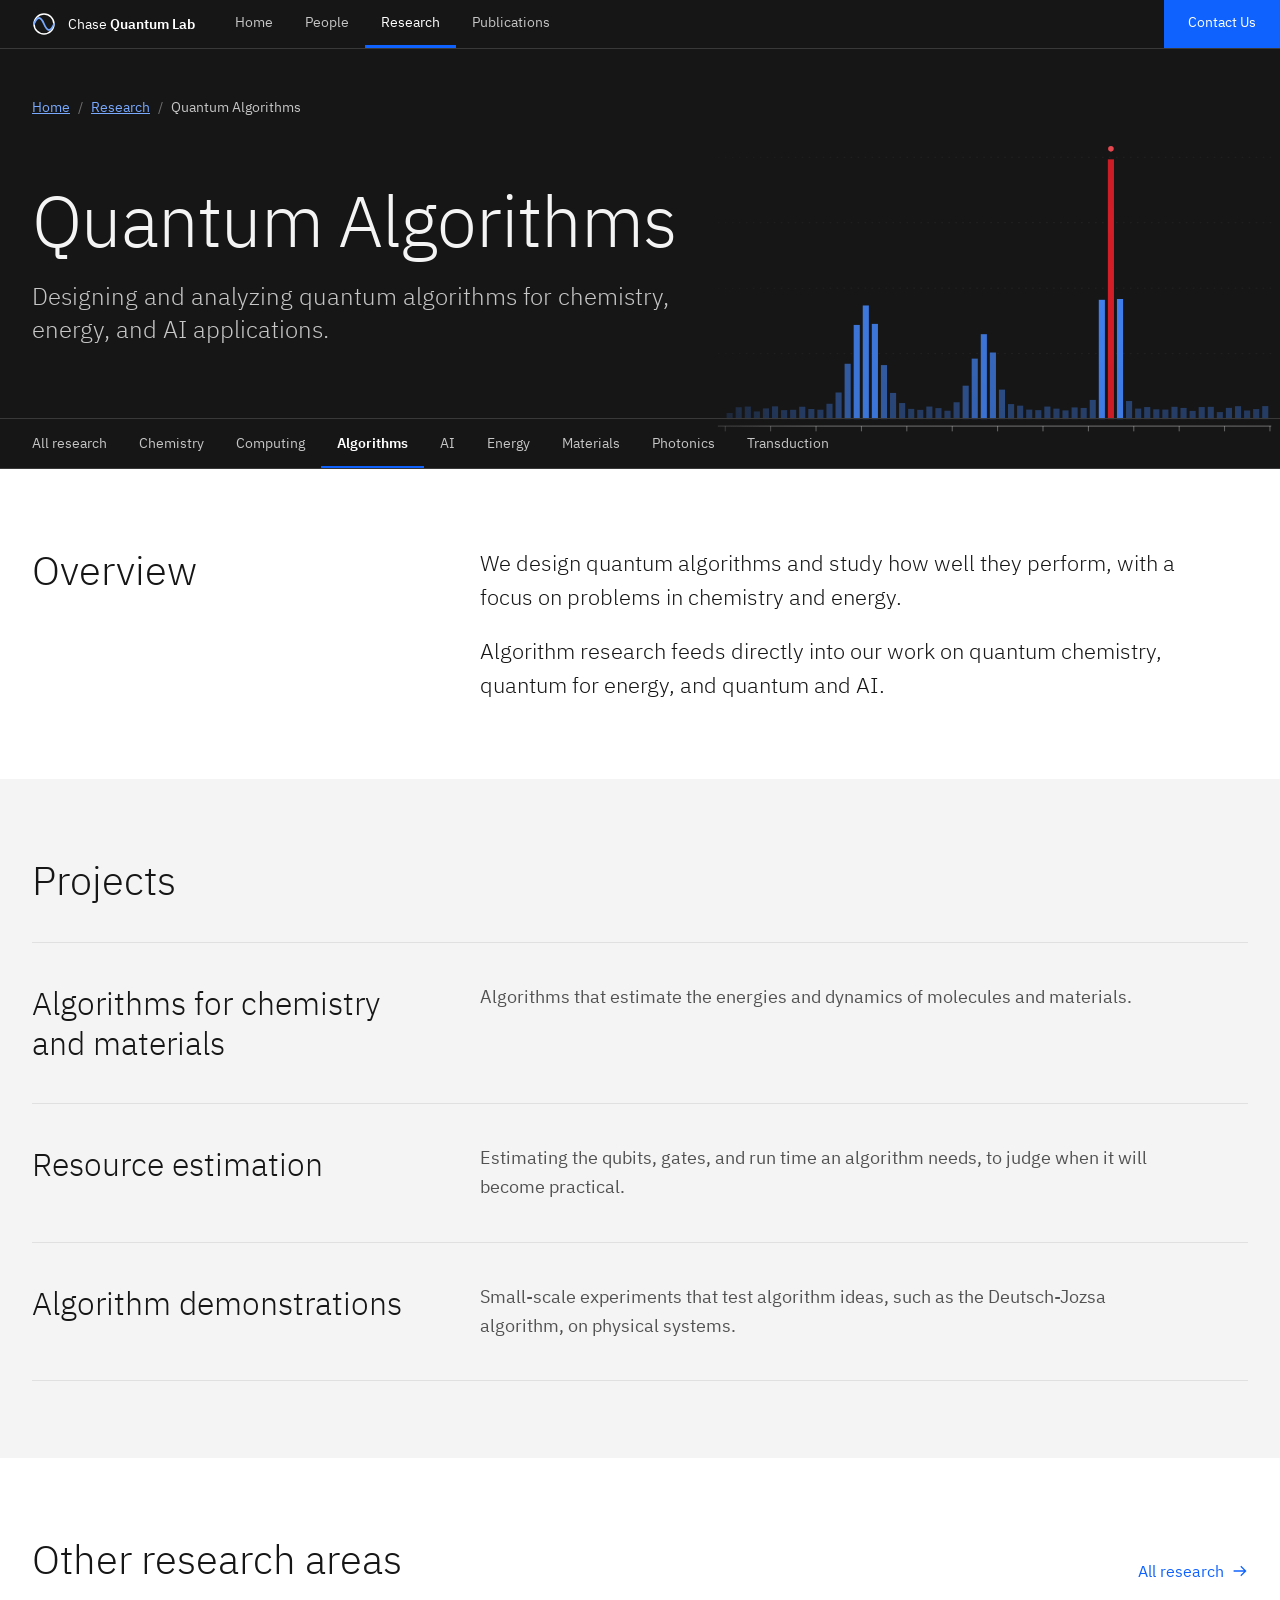
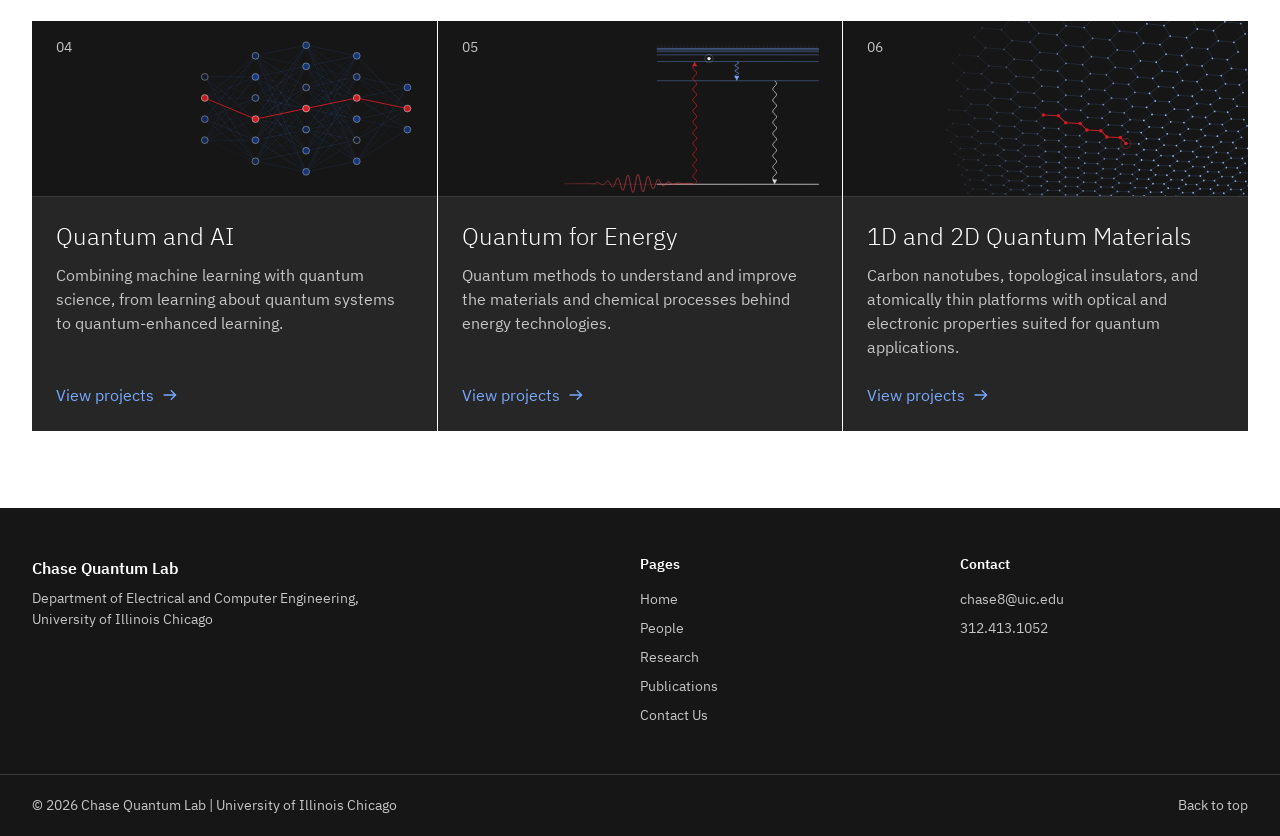
<file: research-algorithms.html>
<!doctype html>
<html lang="en" class="no-js">
  <head>
    <meta charset="utf-8">
    <meta name="viewport" content="width=device-width, initial-scale=1">
    <title>Quantum Algorithms | Chase Quantum Lab</title>
    <meta name="description" content="Designing and analyzing quantum algorithms for chemistry, energy, and AI applications.">
    <meta name="theme-color" content="#161616">
    <meta property="og:type" content="website">
    <meta property="og:title" content="Quantum Algorithms | Chase Quantum Lab">
    <meta property="og:description" content="Designing and analyzing quantum algorithms for chemistry, energy, and AI applications.">
    <link rel="icon" href="favicon.ico?v=2" sizes="32x32">
    <link rel="icon" href="assets/img/favicon.svg?v=2" type="image/svg+xml" sizes="any">
    <link rel="apple-touch-icon" href="assets/img/apple-touch-icon.png?v=2">
    <link rel="preload" href="assets/fonts/plex/ibm-plex-sans-latin-300.woff2" as="font" type="font/woff2" crossorigin>
    <link rel="preload" href="assets/fonts/plex/ibm-plex-sans-latin-400.woff2" as="font" type="font/woff2" crossorigin>
    <link rel="stylesheet" href="assets/css/styles.css">
    <script>document.documentElement.className = "js";</script>
  </head>
  <body>
    <a class="skip-link" href="#main">Skip to main content</a>

    <header class="masthead">
      <div class="masthead__bar">
        <a class="brand" href="index.html" aria-label="Chase Quantum Lab, home">
          <svg viewBox="0 0 24 24" aria-hidden="true"><circle cx="12" cy="12" r="10" fill="none" stroke="#fff" stroke-width="1.5"/><path d="M2 12c3.4-8 6.6-8 10 0s6.6 8 10 0" fill="none" stroke="#78a9ff" stroke-width="1.8" stroke-linecap="round"/></svg>
          <span>Chase <strong>Quantum Lab</strong></span>
        </a>
        <button class="menu-toggle" type="button" aria-expanded="false" aria-controls="site-nav">
          <span></span><span></span><span></span><span class="sr-only">Menu</span>
        </button>
        <nav class="site-nav" id="site-nav" aria-label="Primary">
          <ul>
        <li><a href="index.html">Home</a></li>
        <li><a href="people.html">People</a></li>
        <li><a href="research.html" aria-current="true">Research</a></li>
        <li><a href="publications.html">Publications</a></li>
        <li><a class="site-nav__cta" href="contact.html">Contact Us</a></li>
          </ul>
        </nav>
      </div>
    </header>

    <main id="main">
      <section class="page-hero" data-motif="histogram">
        <div class="wrap page-hero__inner">
          <nav class="breadcrumb" aria-label="Breadcrumb">
            <ol>
              <li><a href="index.html">Home</a></li>
              <li><a href="research.html">Research</a></li>
              <li aria-current="page" data-bind="crumb">Quantum Algorithms</li>
            </ol>
          </nav>
          <h1 data-bind="title">Quantum Algorithms</h1>
          <p class="lead" data-bind="lead">Designing and analyzing quantum algorithms for chemistry, energy, and AI applications.</p>
        </div>
        <nav class="tabs" aria-label="Research areas" data-render="area-tabs" data-current="algorithms">
          <ul>
            <li><a href="research.html">All research</a></li>
            <li><a href="research-chemistry.html">Chemistry</a></li>
            <li><a href="research-computing.html">Computing</a></li>
            <li><a href="research-algorithms.html" aria-current="page">Algorithms</a></li>
            <li><a href="research-ai.html">AI</a></li>
            <li><a href="research-energy.html">Energy</a></li>
            <li><a href="research-materials.html">Materials</a></li>
            <li><a href="research-photonics.html">Photonics</a></li>
            <li><a href="research-transduction.html">Transduction</a></li>
          </ul>
        </nav>
      </section>

      <div data-render="area" data-area="algorithms">
        <noscript><p class="status">Please turn on JavaScript to see this content.</p></noscript>
      </div>

      <section class="section">
        <div class="wrap">
          <div class="section__head">
            <h2>Other research areas</h2>
            <a class="link-arrow" href="research.html">All research</a>
          </div>
          <div class="panels panels--3" data-render="research-panels" data-after="algorithms" data-limit="3"></div>
        </div>
      </section>
    </main>

    <footer class="footer">
      <div class="wrap footer__grid">
        <div>
          <p class="footer__brand">Chase Quantum Lab</p>
          <p>Department of Electrical and Computer Engineering, University of Illinois Chicago</p>
        </div>
        <nav aria-label="Footer">
          <h2>Pages</h2>
          <ul>
          <li><a href="index.html">Home</a></li>
          <li><a href="people.html">People</a></li>
          <li><a href="research.html">Research</a></li>
          <li><a href="publications.html">Publications</a></li>
          <li><a href="contact.html">Contact Us</a></li>
          </ul>
        </nav>
        <div>
          <h2>Contact</h2>
          <ul data-render="footer-contact">
            <li><a href="mailto:chase8@uic.edu">chase8@uic.edu</a></li>
            <li><a href="tel:+13124131052">312.413.1052</a></li>
          </ul>
        </div>
      </div>
      <div class="wrap footer__legal">
        <p>&copy; <span data-year>2026</span> Chase Quantum Lab | University of Illinois Chicago</p>
        <a href="#main">Back to top</a>
      </div>
    </footer>

    <script src="assets/data/lab.js"></script>
    <script src="assets/data/research.js"></script>
    <script src="assets/data/people.js"></script>
    <script src="assets/js/render.js"></script>
    <script src="assets/js/site.js"></script>
  </body>
</html>
</file>
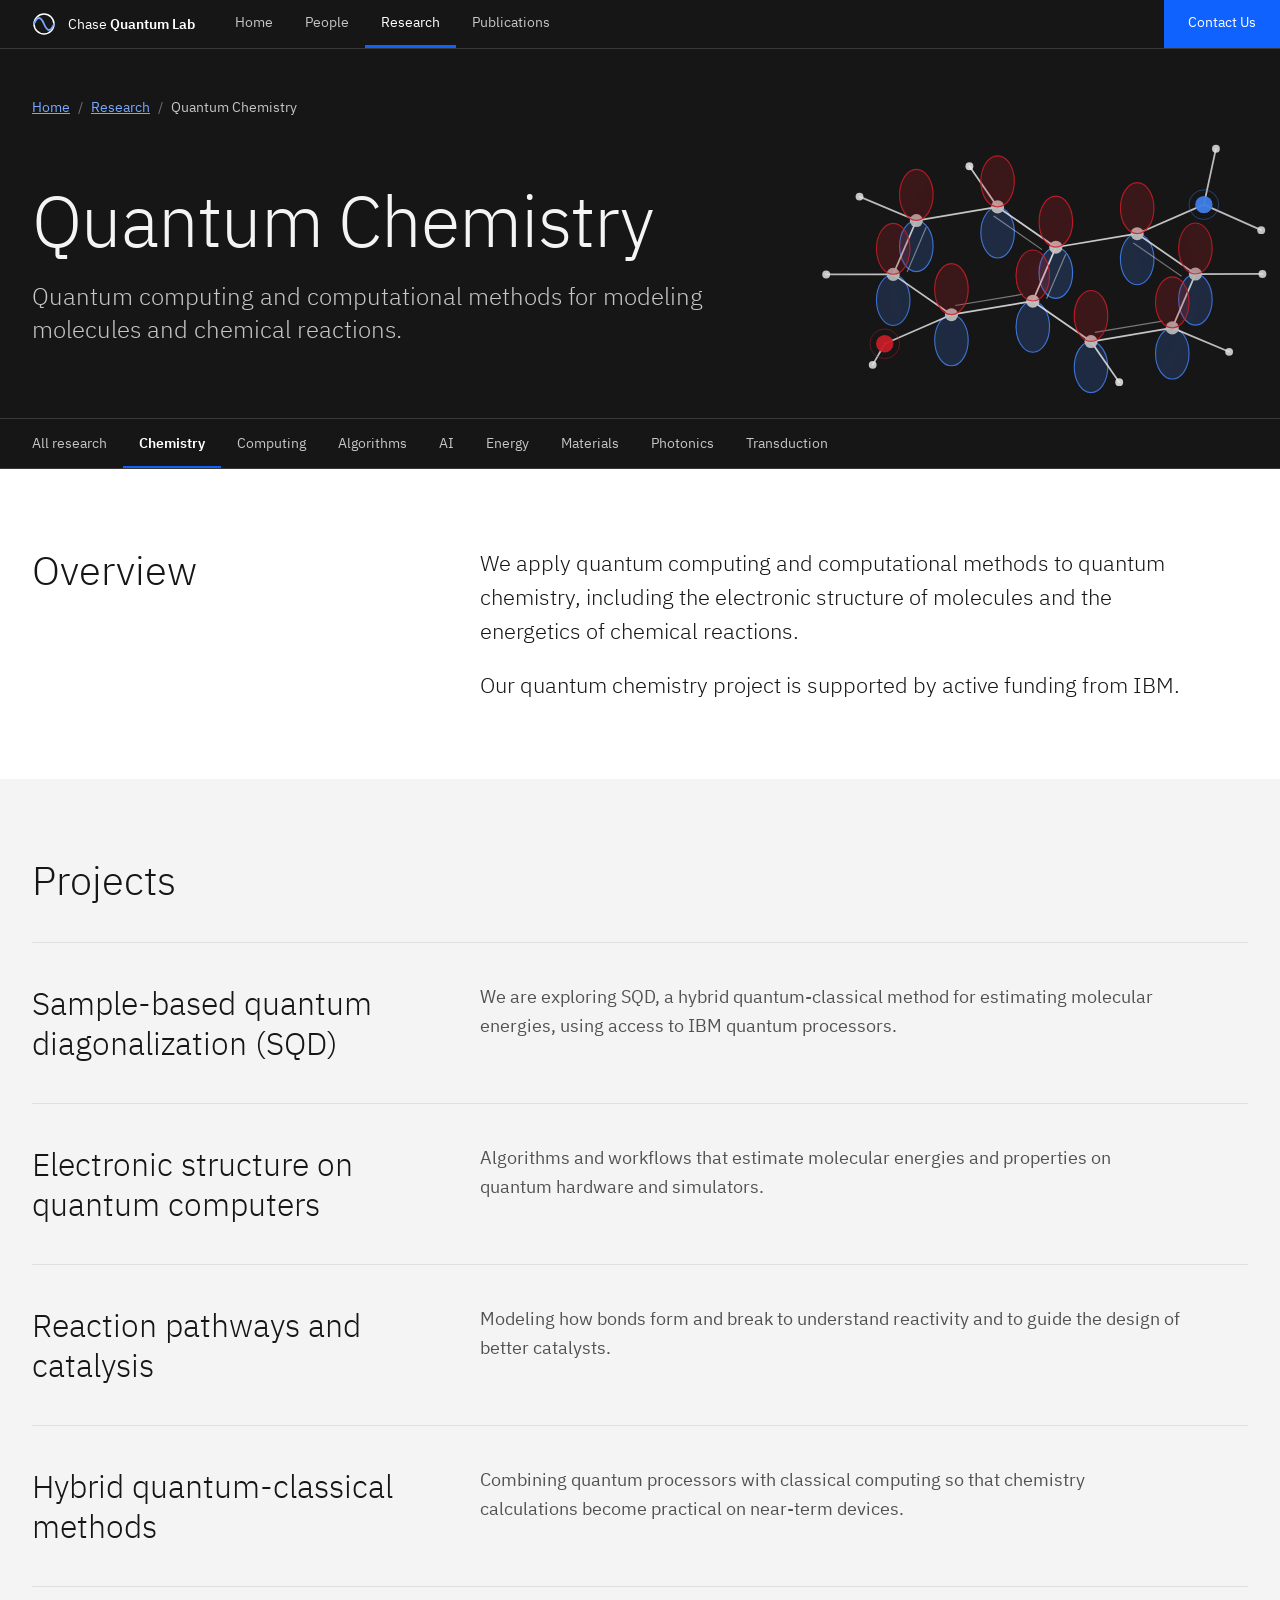
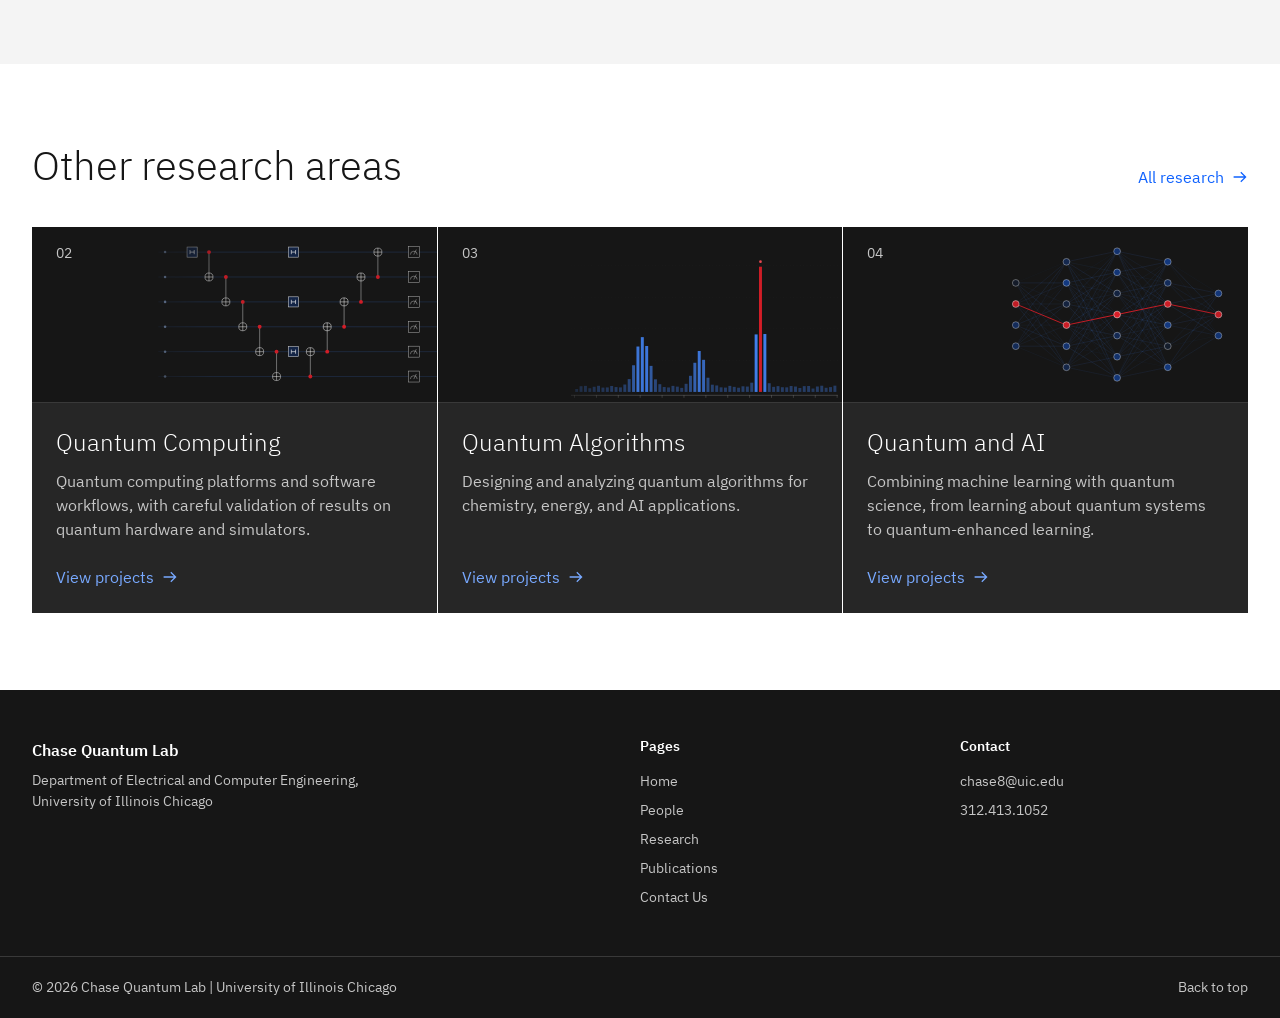
<file: research-chemistry.html>
<!doctype html>
<html lang="en" class="no-js">
  <head>
    <meta charset="utf-8">
    <meta name="viewport" content="width=device-width, initial-scale=1">
    <title>Quantum Chemistry | Chase Quantum Lab</title>
    <meta name="description" content="Quantum computing and computational methods for modeling molecules and chemical reactions.">
    <meta name="theme-color" content="#161616">
    <meta property="og:type" content="website">
    <meta property="og:title" content="Quantum Chemistry | Chase Quantum Lab">
    <meta property="og:description" content="Quantum computing and computational methods for modeling molecules and chemical reactions.">
    <link rel="icon" href="favicon.ico?v=2" sizes="32x32">
    <link rel="icon" href="assets/img/favicon.svg?v=2" type="image/svg+xml" sizes="any">
    <link rel="apple-touch-icon" href="assets/img/apple-touch-icon.png?v=2">
    <link rel="preload" href="assets/fonts/plex/ibm-plex-sans-latin-300.woff2" as="font" type="font/woff2" crossorigin>
    <link rel="preload" href="assets/fonts/plex/ibm-plex-sans-latin-400.woff2" as="font" type="font/woff2" crossorigin>
    <link rel="stylesheet" href="assets/css/styles.css">
    <script>document.documentElement.className = "js";</script>
  </head>
  <body>
    <a class="skip-link" href="#main">Skip to main content</a>

    <header class="masthead">
      <div class="masthead__bar">
        <a class="brand" href="index.html" aria-label="Chase Quantum Lab, home">
          <svg viewBox="0 0 24 24" aria-hidden="true"><circle cx="12" cy="12" r="10" fill="none" stroke="#fff" stroke-width="1.5"/><path d="M2 12c3.4-8 6.6-8 10 0s6.6 8 10 0" fill="none" stroke="#78a9ff" stroke-width="1.8" stroke-linecap="round"/></svg>
          <span>Chase <strong>Quantum Lab</strong></span>
        </a>
        <button class="menu-toggle" type="button" aria-expanded="false" aria-controls="site-nav">
          <span></span><span></span><span></span><span class="sr-only">Menu</span>
        </button>
        <nav class="site-nav" id="site-nav" aria-label="Primary">
          <ul>
        <li><a href="index.html">Home</a></li>
        <li><a href="people.html">People</a></li>
        <li><a href="research.html" aria-current="true">Research</a></li>
        <li><a href="publications.html">Publications</a></li>
        <li><a class="site-nav__cta" href="contact.html">Contact Us</a></li>
          </ul>
        </nav>
      </div>
    </header>

    <main id="main">
      <section class="page-hero" data-motif="molecule">
        <div class="wrap page-hero__inner">
          <nav class="breadcrumb" aria-label="Breadcrumb">
            <ol>
              <li><a href="index.html">Home</a></li>
              <li><a href="research.html">Research</a></li>
              <li aria-current="page" data-bind="crumb">Quantum Chemistry</li>
            </ol>
          </nav>
          <h1 data-bind="title">Quantum Chemistry</h1>
          <p class="lead" data-bind="lead">Quantum computing and computational methods for modeling molecules and chemical reactions.</p>
        </div>
        <nav class="tabs" aria-label="Research areas" data-render="area-tabs" data-current="chemistry">
          <ul>
            <li><a href="research.html">All research</a></li>
            <li><a href="research-chemistry.html" aria-current="page">Chemistry</a></li>
            <li><a href="research-computing.html">Computing</a></li>
            <li><a href="research-algorithms.html">Algorithms</a></li>
            <li><a href="research-ai.html">AI</a></li>
            <li><a href="research-energy.html">Energy</a></li>
            <li><a href="research-materials.html">Materials</a></li>
            <li><a href="research-photonics.html">Photonics</a></li>
            <li><a href="research-transduction.html">Transduction</a></li>
          </ul>
        </nav>
      </section>

      <div data-render="area" data-area="chemistry">
        <noscript><p class="status">Please turn on JavaScript to see this content.</p></noscript>
      </div>

      <section class="section">
        <div class="wrap">
          <div class="section__head">
            <h2>Other research areas</h2>
            <a class="link-arrow" href="research.html">All research</a>
          </div>
          <div class="panels panels--3" data-render="research-panels" data-after="chemistry" data-limit="3"></div>
        </div>
      </section>
    </main>

    <footer class="footer">
      <div class="wrap footer__grid">
        <div>
          <p class="footer__brand">Chase Quantum Lab</p>
          <p>Department of Electrical and Computer Engineering, University of Illinois Chicago</p>
        </div>
        <nav aria-label="Footer">
          <h2>Pages</h2>
          <ul>
          <li><a href="index.html">Home</a></li>
          <li><a href="people.html">People</a></li>
          <li><a href="research.html">Research</a></li>
          <li><a href="publications.html">Publications</a></li>
          <li><a href="contact.html">Contact Us</a></li>
          </ul>
        </nav>
        <div>
          <h2>Contact</h2>
          <ul data-render="footer-contact">
            <li><a href="mailto:chase8@uic.edu">chase8@uic.edu</a></li>
            <li><a href="tel:+13124131052">312.413.1052</a></li>
          </ul>
        </div>
      </div>
      <div class="wrap footer__legal">
        <p>&copy; <span data-year>2026</span> Chase Quantum Lab | University of Illinois Chicago</p>
        <a href="#main">Back to top</a>
      </div>
    </footer>

    <script src="assets/data/lab.js"></script>
    <script src="assets/data/research.js"></script>
    <script src="assets/data/people.js"></script>
    <script src="assets/js/render.js"></script>
    <script src="assets/js/site.js"></script>
  </body>
</html>
</file>
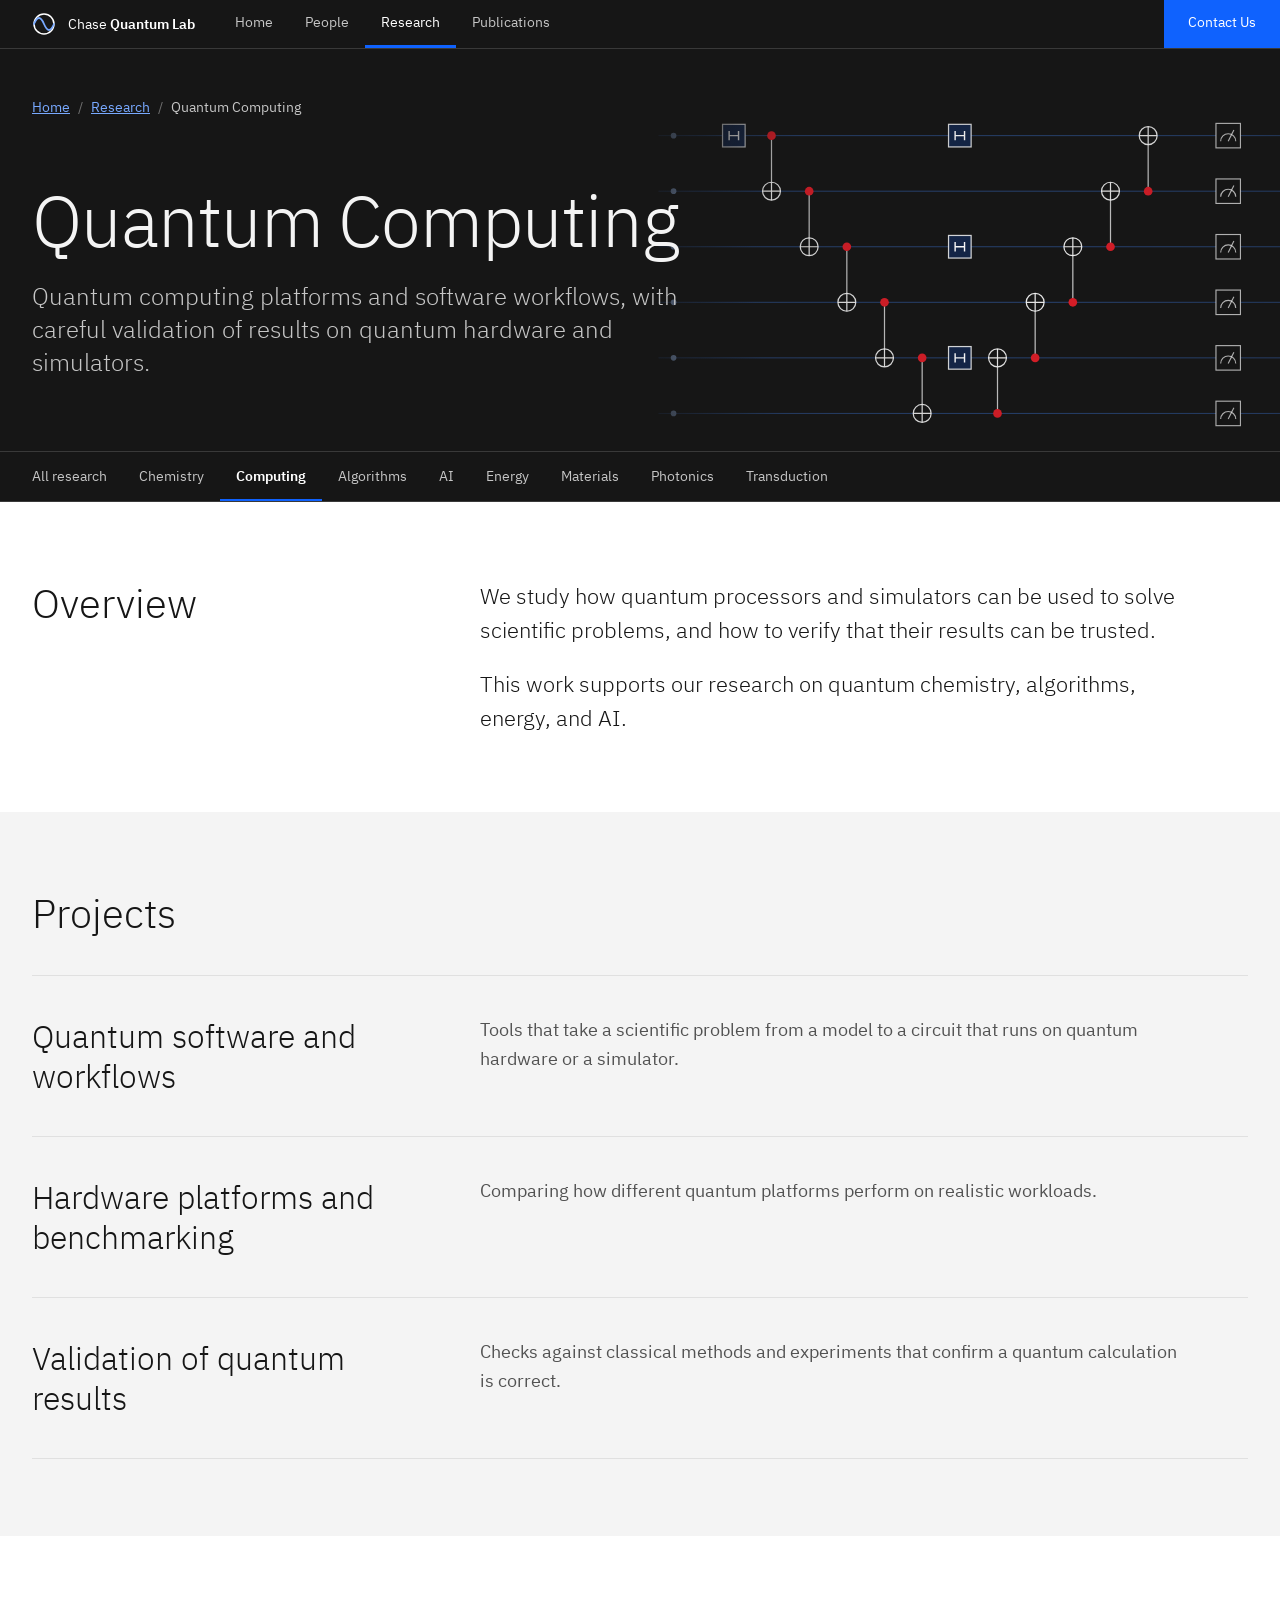
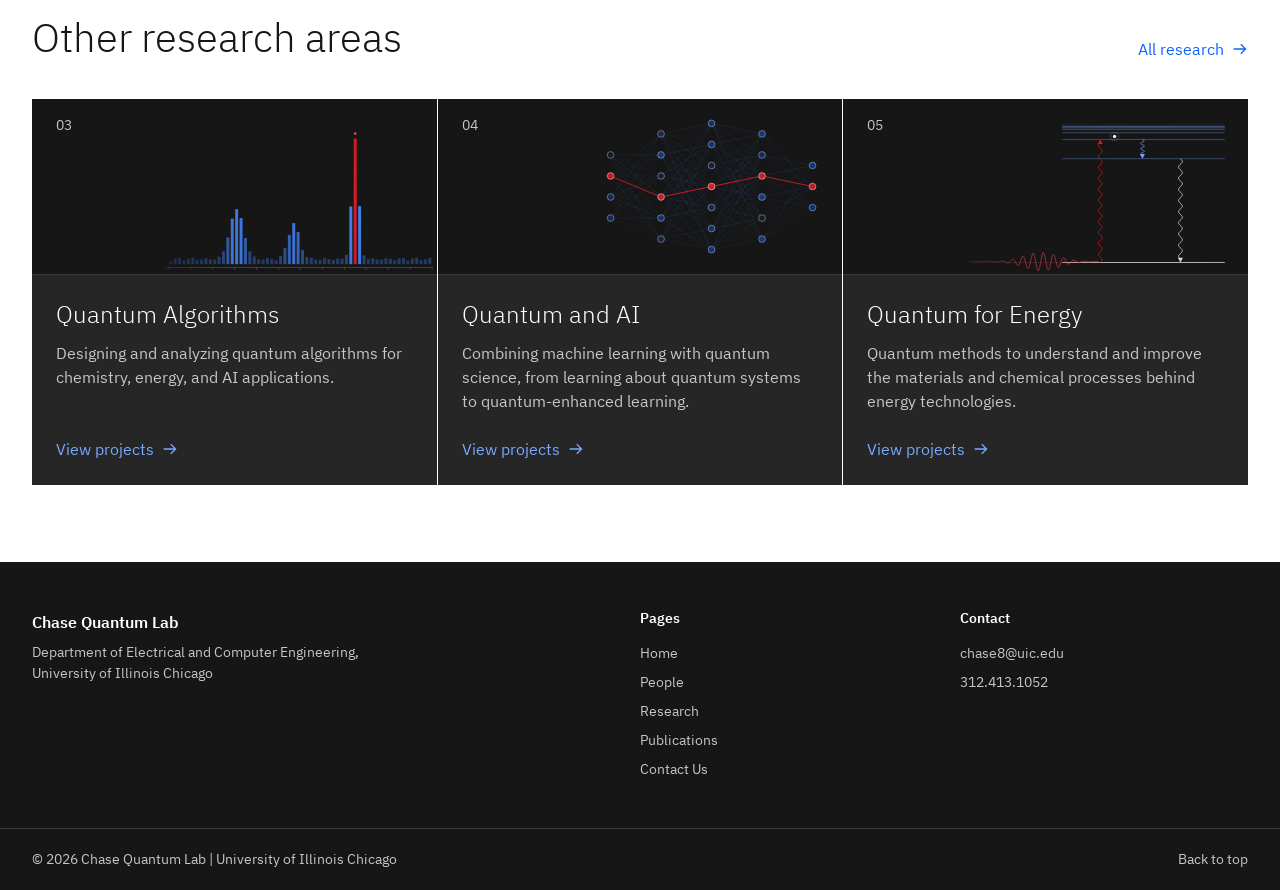
<file: research-computing.html>
<!doctype html>
<html lang="en" class="no-js">
  <head>
    <meta charset="utf-8">
    <meta name="viewport" content="width=device-width, initial-scale=1">
    <title>Quantum Computing | Chase Quantum Lab</title>
    <meta name="description" content="Quantum computing platforms and software workflows, with careful validation of results on quantum hardware and simulators.">
    <meta name="theme-color" content="#161616">
    <meta property="og:type" content="website">
    <meta property="og:title" content="Quantum Computing | Chase Quantum Lab">
    <meta property="og:description" content="Quantum computing platforms and software workflows, with careful validation of results on quantum hardware and simulators.">
    <link rel="icon" href="favicon.ico?v=2" sizes="32x32">
    <link rel="icon" href="assets/img/favicon.svg?v=2" type="image/svg+xml" sizes="any">
    <link rel="apple-touch-icon" href="assets/img/apple-touch-icon.png?v=2">
    <link rel="preload" href="assets/fonts/plex/ibm-plex-sans-latin-300.woff2" as="font" type="font/woff2" crossorigin>
    <link rel="preload" href="assets/fonts/plex/ibm-plex-sans-latin-400.woff2" as="font" type="font/woff2" crossorigin>
    <link rel="stylesheet" href="assets/css/styles.css">
    <script>document.documentElement.className = "js";</script>
  </head>
  <body>
    <a class="skip-link" href="#main">Skip to main content</a>

    <header class="masthead">
      <div class="masthead__bar">
        <a class="brand" href="index.html" aria-label="Chase Quantum Lab, home">
          <svg viewBox="0 0 24 24" aria-hidden="true"><circle cx="12" cy="12" r="10" fill="none" stroke="#fff" stroke-width="1.5"/><path d="M2 12c3.4-8 6.6-8 10 0s6.6 8 10 0" fill="none" stroke="#78a9ff" stroke-width="1.8" stroke-linecap="round"/></svg>
          <span>Chase <strong>Quantum Lab</strong></span>
        </a>
        <button class="menu-toggle" type="button" aria-expanded="false" aria-controls="site-nav">
          <span></span><span></span><span></span><span class="sr-only">Menu</span>
        </button>
        <nav class="site-nav" id="site-nav" aria-label="Primary">
          <ul>
        <li><a href="index.html">Home</a></li>
        <li><a href="people.html">People</a></li>
        <li><a href="research.html" aria-current="true">Research</a></li>
        <li><a href="publications.html">Publications</a></li>
        <li><a class="site-nav__cta" href="contact.html">Contact Us</a></li>
          </ul>
        </nav>
      </div>
    </header>

    <main id="main">
      <section class="page-hero" data-motif="circuit">
        <div class="wrap page-hero__inner">
          <nav class="breadcrumb" aria-label="Breadcrumb">
            <ol>
              <li><a href="index.html">Home</a></li>
              <li><a href="research.html">Research</a></li>
              <li aria-current="page" data-bind="crumb">Quantum Computing</li>
            </ol>
          </nav>
          <h1 data-bind="title">Quantum Computing</h1>
          <p class="lead" data-bind="lead">Quantum computing platforms and software workflows, with careful validation of results on quantum hardware and simulators.</p>
        </div>
        <nav class="tabs" aria-label="Research areas" data-render="area-tabs" data-current="computing">
          <ul>
            <li><a href="research.html">All research</a></li>
            <li><a href="research-chemistry.html">Chemistry</a></li>
            <li><a href="research-computing.html" aria-current="page">Computing</a></li>
            <li><a href="research-algorithms.html">Algorithms</a></li>
            <li><a href="research-ai.html">AI</a></li>
            <li><a href="research-energy.html">Energy</a></li>
            <li><a href="research-materials.html">Materials</a></li>
            <li><a href="research-photonics.html">Photonics</a></li>
            <li><a href="research-transduction.html">Transduction</a></li>
          </ul>
        </nav>
      </section>

      <div data-render="area" data-area="computing">
        <noscript><p class="status">Please turn on JavaScript to see this content.</p></noscript>
      </div>

      <section class="section">
        <div class="wrap">
          <div class="section__head">
            <h2>Other research areas</h2>
            <a class="link-arrow" href="research.html">All research</a>
          </div>
          <div class="panels panels--3" data-render="research-panels" data-after="computing" data-limit="3"></div>
        </div>
      </section>
    </main>

    <footer class="footer">
      <div class="wrap footer__grid">
        <div>
          <p class="footer__brand">Chase Quantum Lab</p>
          <p>Department of Electrical and Computer Engineering, University of Illinois Chicago</p>
        </div>
        <nav aria-label="Footer">
          <h2>Pages</h2>
          <ul>
          <li><a href="index.html">Home</a></li>
          <li><a href="people.html">People</a></li>
          <li><a href="research.html">Research</a></li>
          <li><a href="publications.html">Publications</a></li>
          <li><a href="contact.html">Contact Us</a></li>
          </ul>
        </nav>
        <div>
          <h2>Contact</h2>
          <ul data-render="footer-contact">
            <li><a href="mailto:chase8@uic.edu">chase8@uic.edu</a></li>
            <li><a href="tel:+13124131052">312.413.1052</a></li>
          </ul>
        </div>
      </div>
      <div class="wrap footer__legal">
        <p>&copy; <span data-year>2026</span> Chase Quantum Lab | University of Illinois Chicago</p>
        <a href="#main">Back to top</a>
      </div>
    </footer>

    <script src="assets/data/lab.js"></script>
    <script src="assets/data/research.js"></script>
    <script src="assets/data/people.js"></script>
    <script src="assets/js/render.js"></script>
    <script src="assets/js/site.js"></script>
  </body>
</html>
</file>
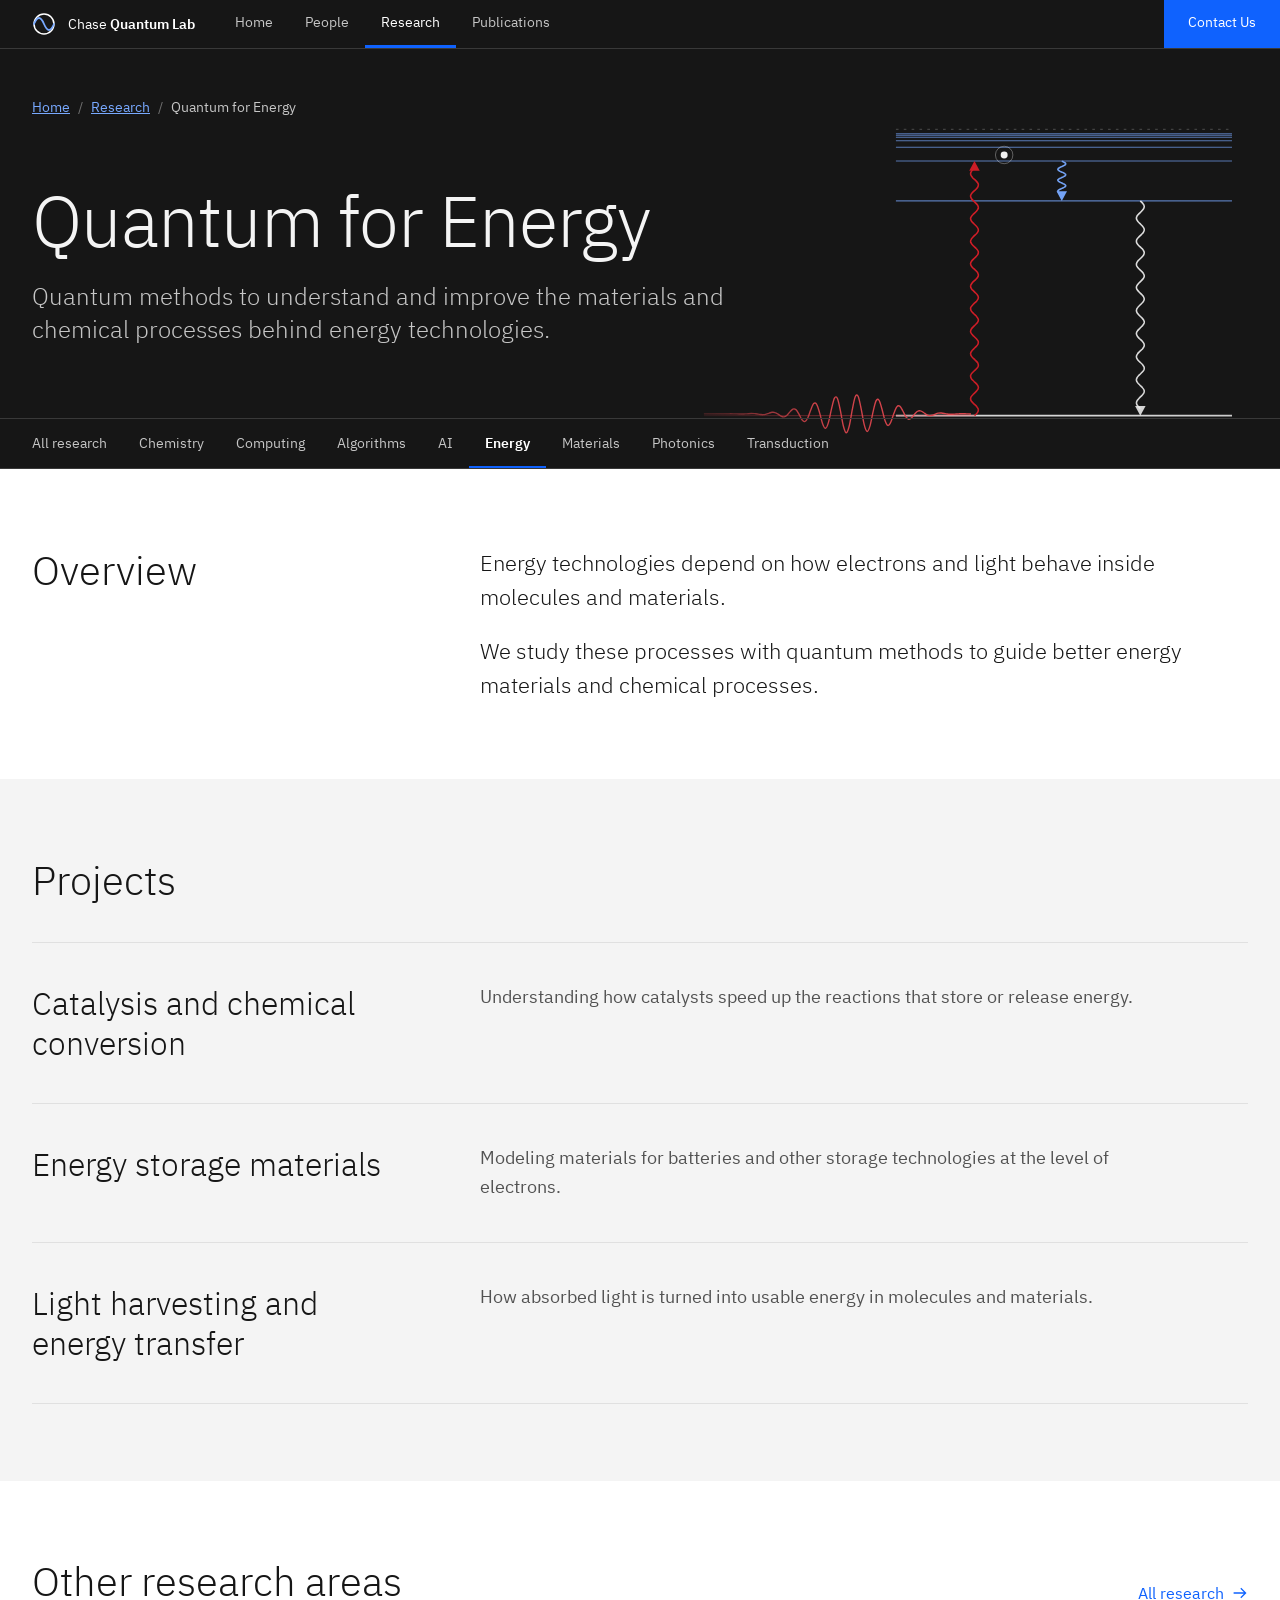
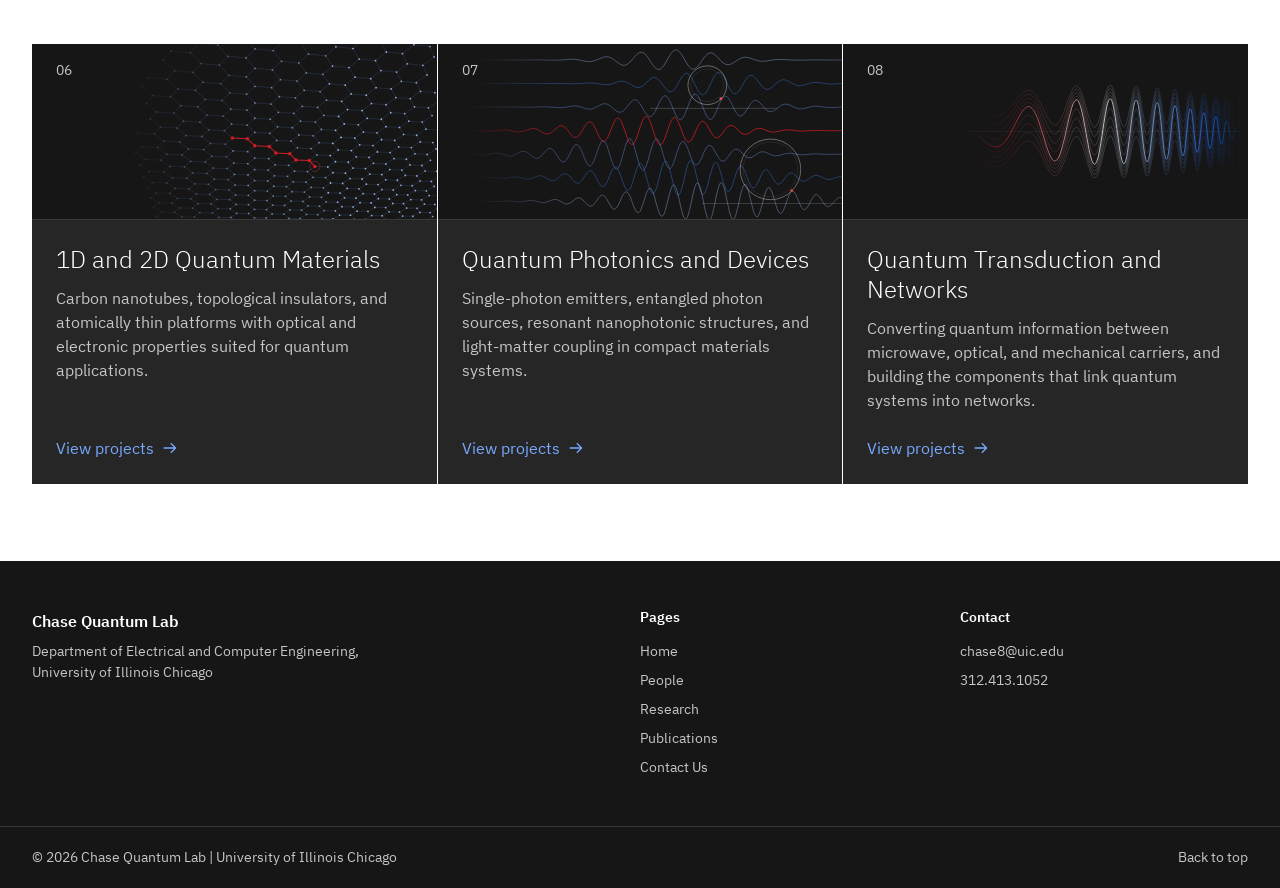
<file: research-energy.html>
<!doctype html>
<html lang="en" class="no-js">
  <head>
    <meta charset="utf-8">
    <meta name="viewport" content="width=device-width, initial-scale=1">
    <title>Quantum for Energy | Chase Quantum Lab</title>
    <meta name="description" content="Quantum methods to understand and improve the materials and chemical processes behind energy technologies.">
    <meta name="theme-color" content="#161616">
    <meta property="og:type" content="website">
    <meta property="og:title" content="Quantum for Energy | Chase Quantum Lab">
    <meta property="og:description" content="Quantum methods to understand and improve the materials and chemical processes behind energy technologies.">
    <link rel="icon" href="favicon.ico?v=2" sizes="32x32">
    <link rel="icon" href="assets/img/favicon.svg?v=2" type="image/svg+xml" sizes="any">
    <link rel="apple-touch-icon" href="assets/img/apple-touch-icon.png?v=2">
    <link rel="preload" href="assets/fonts/plex/ibm-plex-sans-latin-300.woff2" as="font" type="font/woff2" crossorigin>
    <link rel="preload" href="assets/fonts/plex/ibm-plex-sans-latin-400.woff2" as="font" type="font/woff2" crossorigin>
    <link rel="stylesheet" href="assets/css/styles.css">
    <script>document.documentElement.className = "js";</script>
  </head>
  <body>
    <a class="skip-link" href="#main">Skip to main content</a>

    <header class="masthead">
      <div class="masthead__bar">
        <a class="brand" href="index.html" aria-label="Chase Quantum Lab, home">
          <svg viewBox="0 0 24 24" aria-hidden="true"><circle cx="12" cy="12" r="10" fill="none" stroke="#fff" stroke-width="1.5"/><path d="M2 12c3.4-8 6.6-8 10 0s6.6 8 10 0" fill="none" stroke="#78a9ff" stroke-width="1.8" stroke-linecap="round"/></svg>
          <span>Chase <strong>Quantum Lab</strong></span>
        </a>
        <button class="menu-toggle" type="button" aria-expanded="false" aria-controls="site-nav">
          <span></span><span></span><span></span><span class="sr-only">Menu</span>
        </button>
        <nav class="site-nav" id="site-nav" aria-label="Primary">
          <ul>
        <li><a href="index.html">Home</a></li>
        <li><a href="people.html">People</a></li>
        <li><a href="research.html" aria-current="true">Research</a></li>
        <li><a href="publications.html">Publications</a></li>
        <li><a class="site-nav__cta" href="contact.html">Contact Us</a></li>
          </ul>
        </nav>
      </div>
    </header>

    <main id="main">
      <section class="page-hero" data-motif="levels">
        <div class="wrap page-hero__inner">
          <nav class="breadcrumb" aria-label="Breadcrumb">
            <ol>
              <li><a href="index.html">Home</a></li>
              <li><a href="research.html">Research</a></li>
              <li aria-current="page" data-bind="crumb">Quantum for Energy</li>
            </ol>
          </nav>
          <h1 data-bind="title">Quantum for Energy</h1>
          <p class="lead" data-bind="lead">Quantum methods to understand and improve the materials and chemical processes behind energy technologies.</p>
        </div>
        <nav class="tabs" aria-label="Research areas" data-render="area-tabs" data-current="energy">
          <ul>
            <li><a href="research.html">All research</a></li>
            <li><a href="research-chemistry.html">Chemistry</a></li>
            <li><a href="research-computing.html">Computing</a></li>
            <li><a href="research-algorithms.html">Algorithms</a></li>
            <li><a href="research-ai.html">AI</a></li>
            <li><a href="research-energy.html" aria-current="page">Energy</a></li>
            <li><a href="research-materials.html">Materials</a></li>
            <li><a href="research-photonics.html">Photonics</a></li>
            <li><a href="research-transduction.html">Transduction</a></li>
          </ul>
        </nav>
      </section>

      <div data-render="area" data-area="energy">
        <noscript><p class="status">Please turn on JavaScript to see this content.</p></noscript>
      </div>

      <section class="section">
        <div class="wrap">
          <div class="section__head">
            <h2>Other research areas</h2>
            <a class="link-arrow" href="research.html">All research</a>
          </div>
          <div class="panels panels--3" data-render="research-panels" data-after="energy" data-limit="3"></div>
        </div>
      </section>
    </main>

    <footer class="footer">
      <div class="wrap footer__grid">
        <div>
          <p class="footer__brand">Chase Quantum Lab</p>
          <p>Department of Electrical and Computer Engineering, University of Illinois Chicago</p>
        </div>
        <nav aria-label="Footer">
          <h2>Pages</h2>
          <ul>
          <li><a href="index.html">Home</a></li>
          <li><a href="people.html">People</a></li>
          <li><a href="research.html">Research</a></li>
          <li><a href="publications.html">Publications</a></li>
          <li><a href="contact.html">Contact Us</a></li>
          </ul>
        </nav>
        <div>
          <h2>Contact</h2>
          <ul data-render="footer-contact">
            <li><a href="mailto:chase8@uic.edu">chase8@uic.edu</a></li>
            <li><a href="tel:+13124131052">312.413.1052</a></li>
          </ul>
        </div>
      </div>
      <div class="wrap footer__legal">
        <p>&copy; <span data-year>2026</span> Chase Quantum Lab | University of Illinois Chicago</p>
        <a href="#main">Back to top</a>
      </div>
    </footer>

    <script src="assets/data/lab.js"></script>
    <script src="assets/data/research.js"></script>
    <script src="assets/data/people.js"></script>
    <script src="assets/js/render.js"></script>
    <script src="assets/js/site.js"></script>
  </body>
</html>
</file>
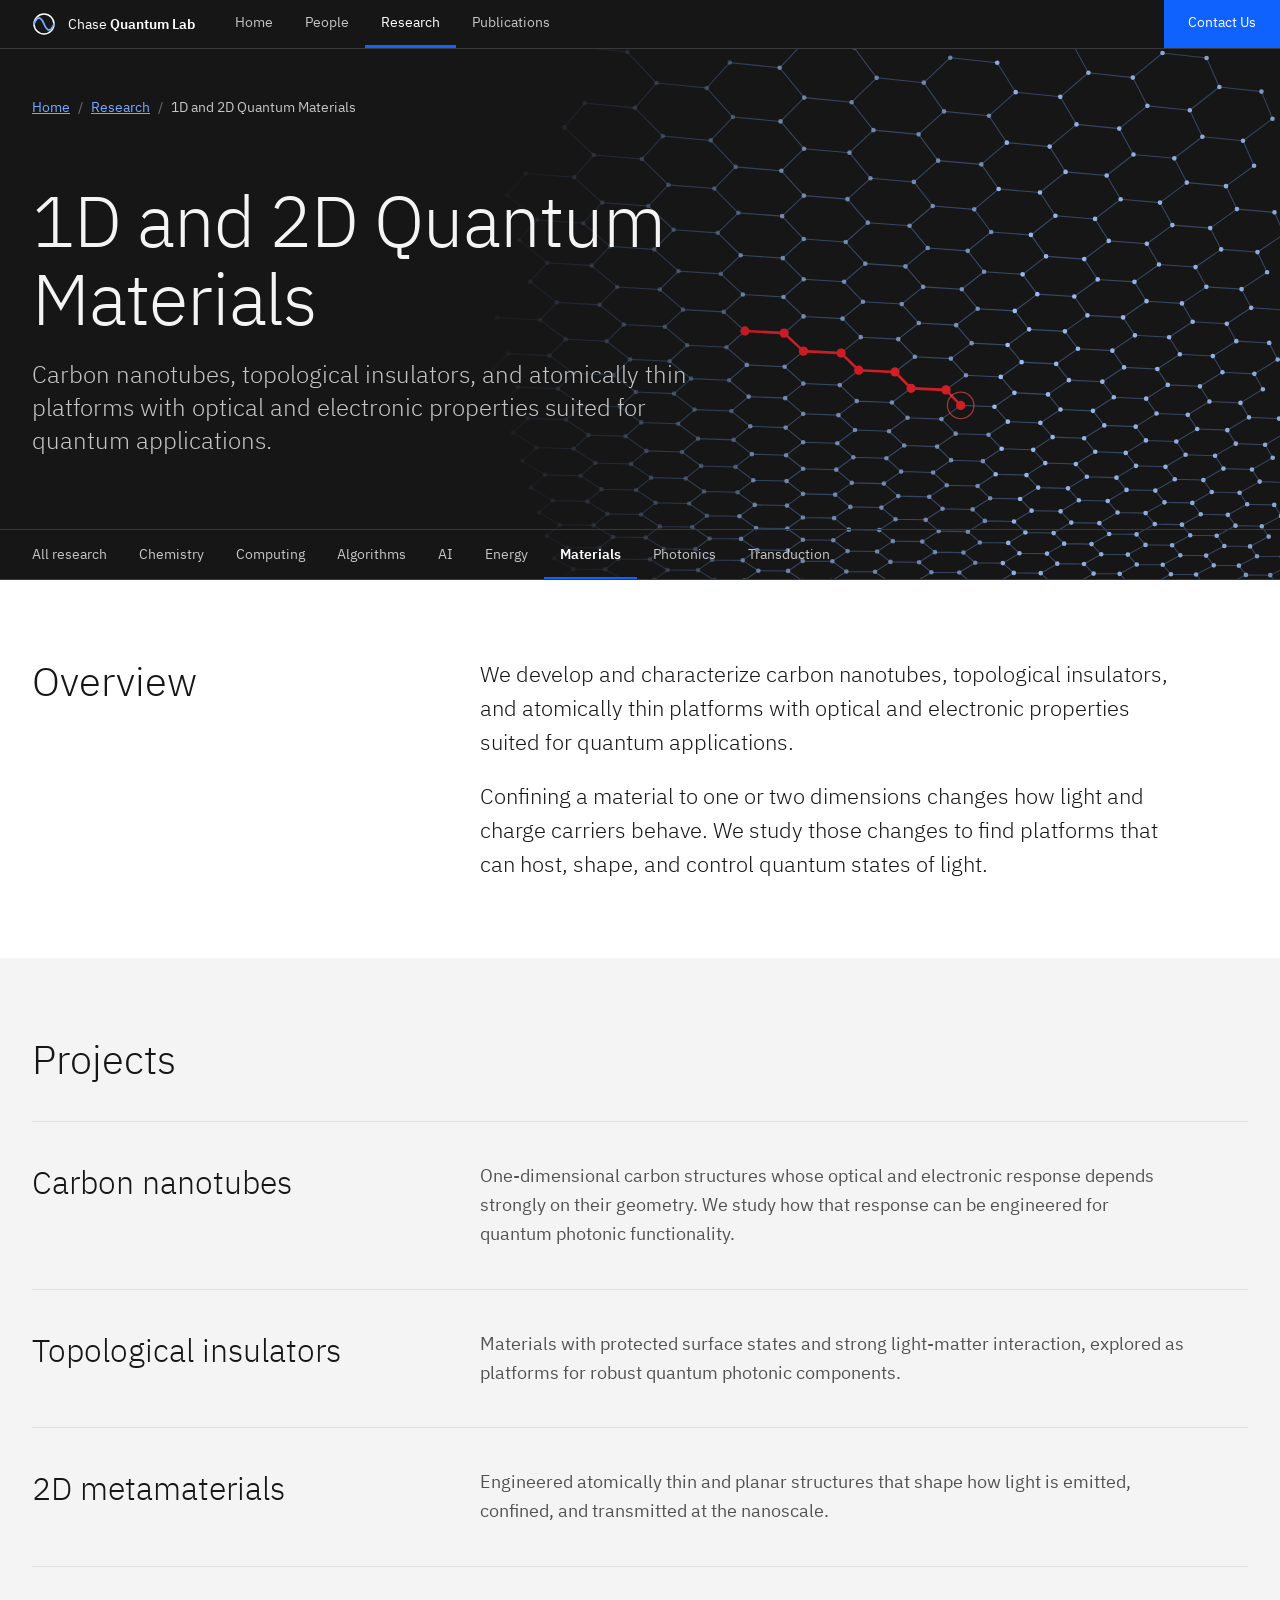
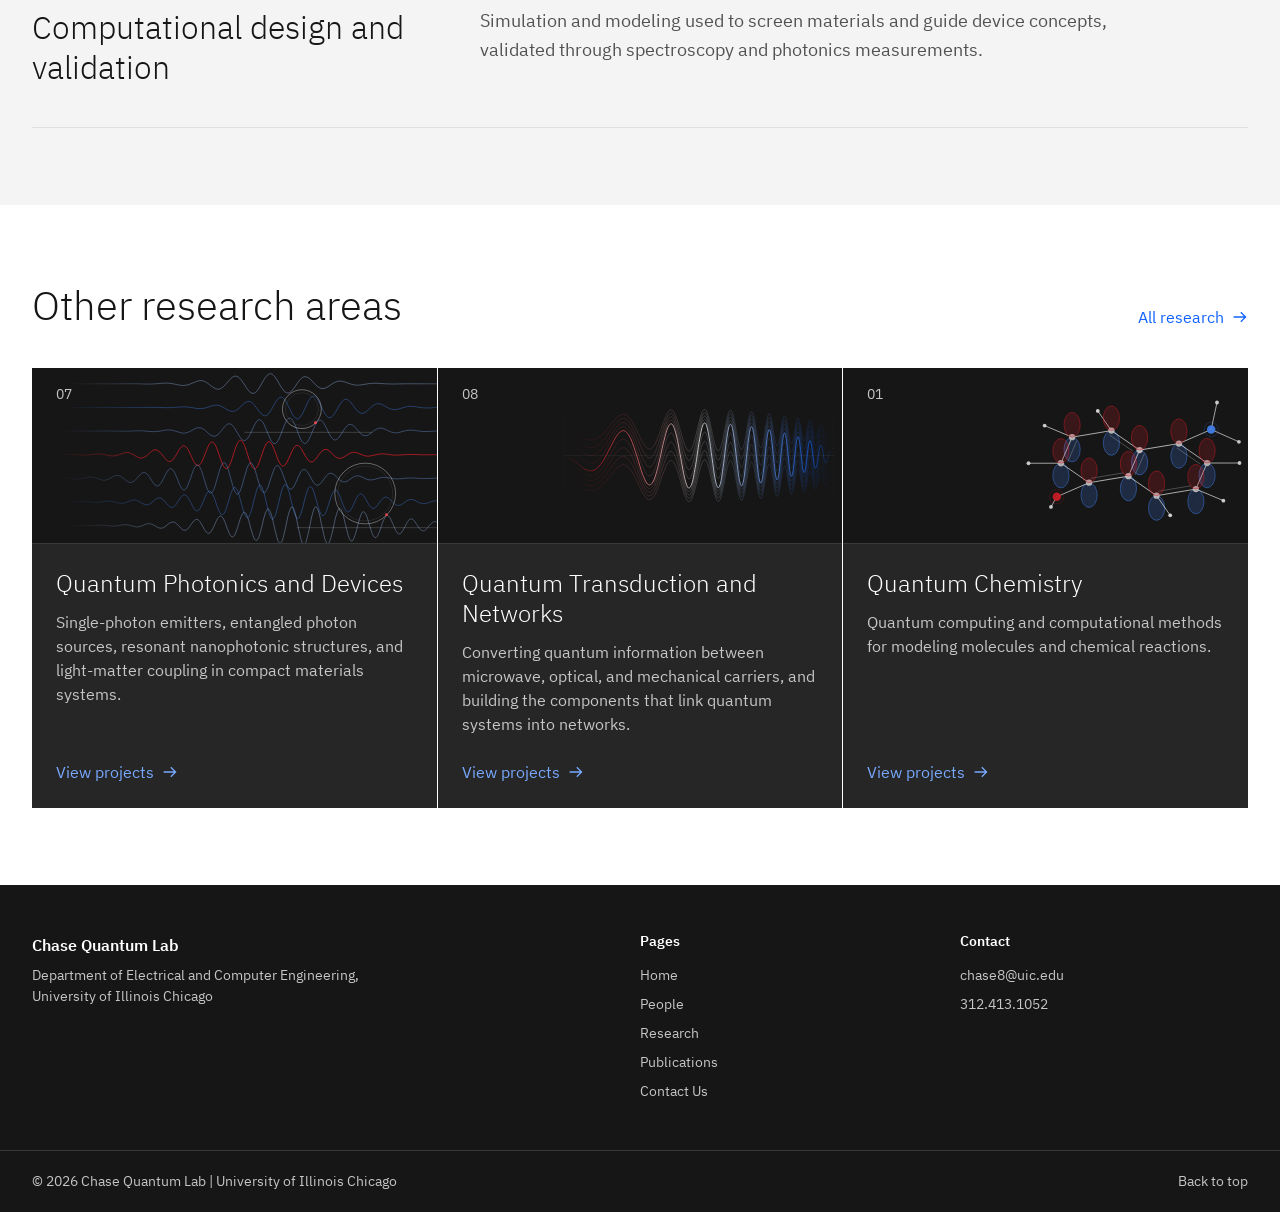
<file: research-materials.html>
<!doctype html>
<html lang="en" class="no-js">
  <head>
    <meta charset="utf-8">
    <meta name="viewport" content="width=device-width, initial-scale=1">
    <title>1D and 2D Quantum Materials | Chase Quantum Lab</title>
    <meta name="description" content="Carbon nanotubes, topological insulators, and atomically thin platforms with optical and electronic properties suited for quantum applications.">
    <meta name="theme-color" content="#161616">
    <meta property="og:type" content="website">
    <meta property="og:title" content="1D and 2D Quantum Materials | Chase Quantum Lab">
    <meta property="og:description" content="Carbon nanotubes, topological insulators, and atomically thin platforms with optical and electronic properties suited for quantum applications.">
    <link rel="icon" href="favicon.ico?v=2" sizes="32x32">
    <link rel="icon" href="assets/img/favicon.svg?v=2" type="image/svg+xml" sizes="any">
    <link rel="apple-touch-icon" href="assets/img/apple-touch-icon.png?v=2">
    <link rel="preload" href="assets/fonts/plex/ibm-plex-sans-latin-300.woff2" as="font" type="font/woff2" crossorigin>
    <link rel="preload" href="assets/fonts/plex/ibm-plex-sans-latin-400.woff2" as="font" type="font/woff2" crossorigin>
    <link rel="stylesheet" href="assets/css/styles.css">
    <script>document.documentElement.className = "js";</script>
  </head>
  <body>
    <a class="skip-link" href="#main">Skip to main content</a>

    <header class="masthead">
      <div class="masthead__bar">
        <a class="brand" href="index.html" aria-label="Chase Quantum Lab, home">
          <svg viewBox="0 0 24 24" aria-hidden="true"><circle cx="12" cy="12" r="10" fill="none" stroke="#fff" stroke-width="1.5"/><path d="M2 12c3.4-8 6.6-8 10 0s6.6 8 10 0" fill="none" stroke="#78a9ff" stroke-width="1.8" stroke-linecap="round"/></svg>
          <span>Chase <strong>Quantum Lab</strong></span>
        </a>
        <button class="menu-toggle" type="button" aria-expanded="false" aria-controls="site-nav">
          <span></span><span></span><span></span><span class="sr-only">Menu</span>
        </button>
        <nav class="site-nav" id="site-nav" aria-label="Primary">
          <ul>
        <li><a href="index.html">Home</a></li>
        <li><a href="people.html">People</a></li>
        <li><a href="research.html" aria-current="true">Research</a></li>
        <li><a href="publications.html">Publications</a></li>
        <li><a class="site-nav__cta" href="contact.html">Contact Us</a></li>
          </ul>
        </nav>
      </div>
    </header>

    <main id="main">
      <section class="page-hero" data-motif="lattice">
        <div class="wrap page-hero__inner">
          <nav class="breadcrumb" aria-label="Breadcrumb">
            <ol>
              <li><a href="index.html">Home</a></li>
              <li><a href="research.html">Research</a></li>
              <li aria-current="page" data-bind="crumb">1D and 2D Quantum Materials</li>
            </ol>
          </nav>
          <h1 data-bind="title">1D and 2D Quantum Materials</h1>
          <p class="lead" data-bind="lead">Carbon nanotubes, topological insulators, and atomically thin platforms with optical and electronic properties suited for quantum applications.</p>
        </div>
        <nav class="tabs" aria-label="Research areas" data-render="area-tabs" data-current="materials">
          <ul>
            <li><a href="research.html">All research</a></li>
            <li><a href="research-chemistry.html">Chemistry</a></li>
            <li><a href="research-computing.html">Computing</a></li>
            <li><a href="research-algorithms.html">Algorithms</a></li>
            <li><a href="research-ai.html">AI</a></li>
            <li><a href="research-energy.html">Energy</a></li>
            <li><a href="research-materials.html" aria-current="page">Materials</a></li>
            <li><a href="research-photonics.html">Photonics</a></li>
            <li><a href="research-transduction.html">Transduction</a></li>
          </ul>
        </nav>
      </section>

      <div data-render="area" data-area="materials">
        <noscript><p class="status">Please turn on JavaScript to see this content.</p></noscript>
      </div>

      <section class="section">
        <div class="wrap">
          <div class="section__head">
            <h2>Other research areas</h2>
            <a class="link-arrow" href="research.html">All research</a>
          </div>
          <div class="panels panels--3" data-render="research-panels" data-after="materials" data-limit="3"></div>
        </div>
      </section>
    </main>

    <footer class="footer">
      <div class="wrap footer__grid">
        <div>
          <p class="footer__brand">Chase Quantum Lab</p>
          <p>Department of Electrical and Computer Engineering, University of Illinois Chicago</p>
        </div>
        <nav aria-label="Footer">
          <h2>Pages</h2>
          <ul>
          <li><a href="index.html">Home</a></li>
          <li><a href="people.html">People</a></li>
          <li><a href="research.html">Research</a></li>
          <li><a href="publications.html">Publications</a></li>
          <li><a href="contact.html">Contact Us</a></li>
          </ul>
        </nav>
        <div>
          <h2>Contact</h2>
          <ul data-render="footer-contact">
            <li><a href="mailto:chase8@uic.edu">chase8@uic.edu</a></li>
            <li><a href="tel:+13124131052">312.413.1052</a></li>
          </ul>
        </div>
      </div>
      <div class="wrap footer__legal">
        <p>&copy; <span data-year>2026</span> Chase Quantum Lab | University of Illinois Chicago</p>
        <a href="#main">Back to top</a>
      </div>
    </footer>

    <script src="assets/data/lab.js"></script>
    <script src="assets/data/research.js"></script>
    <script src="assets/data/people.js"></script>
    <script src="assets/js/render.js"></script>
    <script src="assets/js/site.js"></script>
  </body>
</html>
</file>
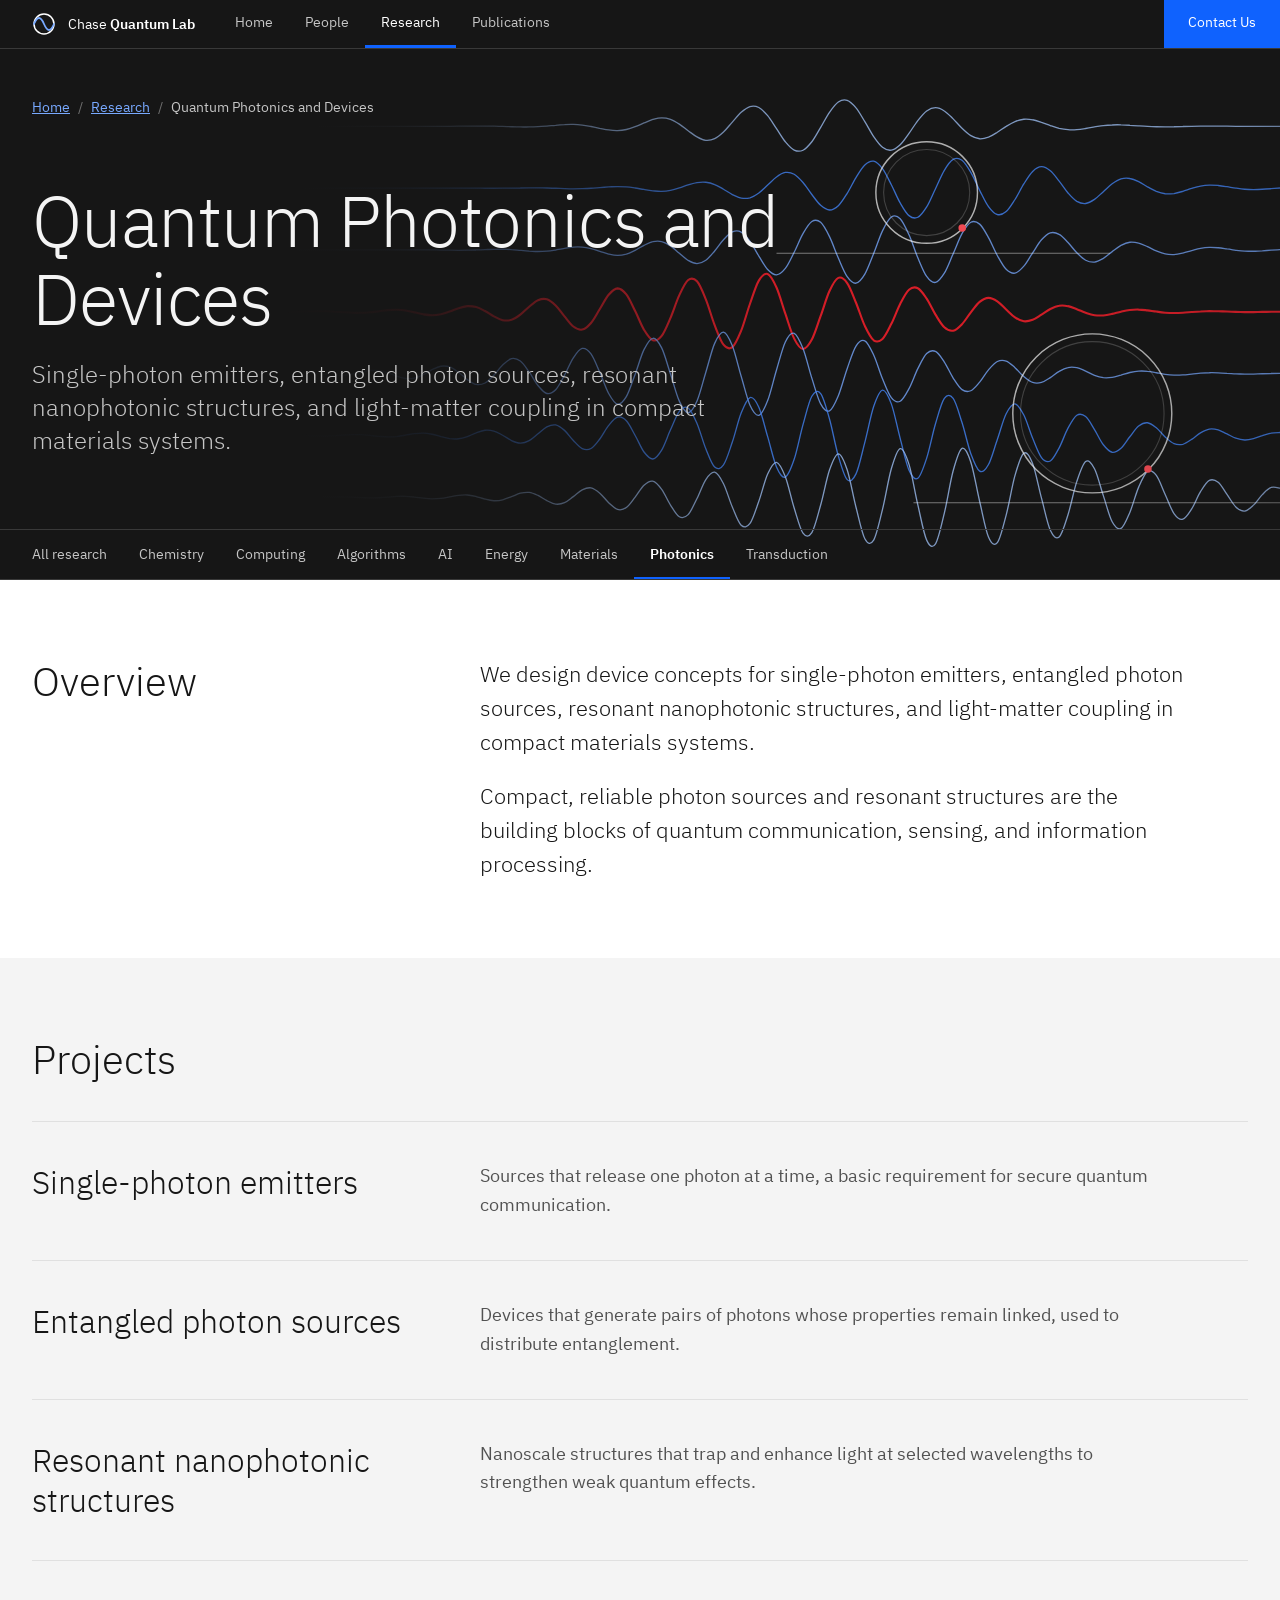
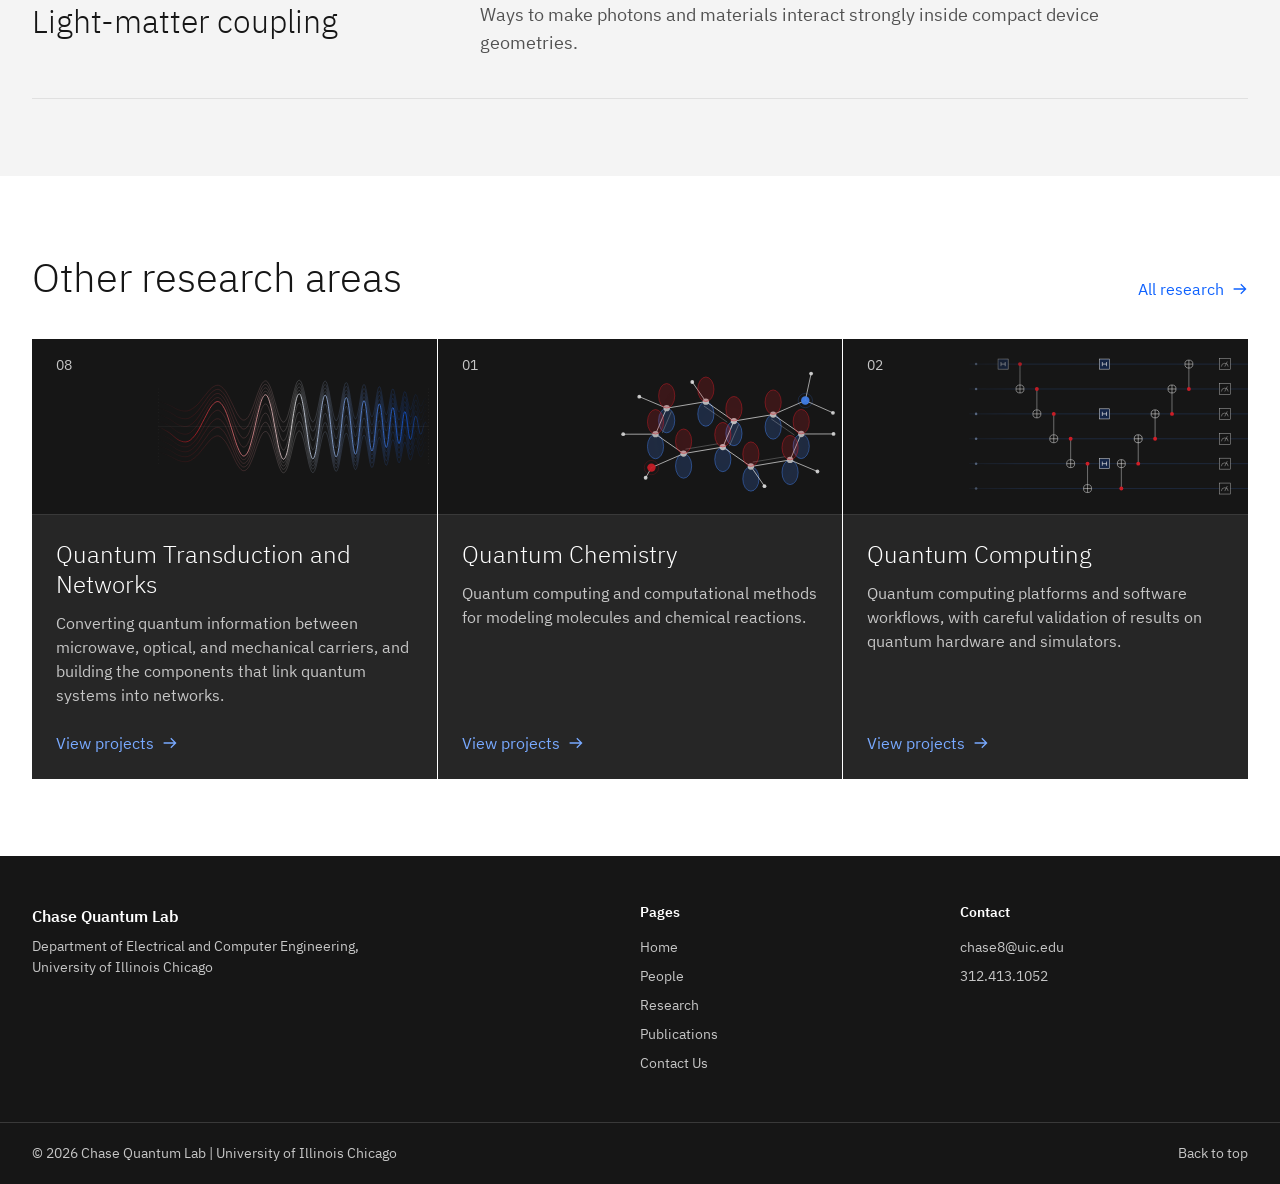
<file: research-photonics.html>
<!doctype html>
<html lang="en" class="no-js">
  <head>
    <meta charset="utf-8">
    <meta name="viewport" content="width=device-width, initial-scale=1">
    <title>Quantum Photonics and Devices | Chase Quantum Lab</title>
    <meta name="description" content="Single-photon emitters, entangled photon sources, resonant nanophotonic structures, and light-matter coupling in compact materials systems.">
    <meta name="theme-color" content="#161616">
    <meta property="og:type" content="website">
    <meta property="og:title" content="Quantum Photonics and Devices | Chase Quantum Lab">
    <meta property="og:description" content="Single-photon emitters, entangled photon sources, resonant nanophotonic structures, and light-matter coupling in compact materials systems.">
    <link rel="icon" href="favicon.ico?v=2" sizes="32x32">
    <link rel="icon" href="assets/img/favicon.svg?v=2" type="image/svg+xml" sizes="any">
    <link rel="apple-touch-icon" href="assets/img/apple-touch-icon.png?v=2">
    <link rel="preload" href="assets/fonts/plex/ibm-plex-sans-latin-300.woff2" as="font" type="font/woff2" crossorigin>
    <link rel="preload" href="assets/fonts/plex/ibm-plex-sans-latin-400.woff2" as="font" type="font/woff2" crossorigin>
    <link rel="stylesheet" href="assets/css/styles.css">
    <script>document.documentElement.className = "js";</script>
  </head>
  <body>
    <a class="skip-link" href="#main">Skip to main content</a>

    <header class="masthead">
      <div class="masthead__bar">
        <a class="brand" href="index.html" aria-label="Chase Quantum Lab, home">
          <svg viewBox="0 0 24 24" aria-hidden="true"><circle cx="12" cy="12" r="10" fill="none" stroke="#fff" stroke-width="1.5"/><path d="M2 12c3.4-8 6.6-8 10 0s6.6 8 10 0" fill="none" stroke="#78a9ff" stroke-width="1.8" stroke-linecap="round"/></svg>
          <span>Chase <strong>Quantum Lab</strong></span>
        </a>
        <button class="menu-toggle" type="button" aria-expanded="false" aria-controls="site-nav">
          <span></span><span></span><span></span><span class="sr-only">Menu</span>
        </button>
        <nav class="site-nav" id="site-nav" aria-label="Primary">
          <ul>
        <li><a href="index.html">Home</a></li>
        <li><a href="people.html">People</a></li>
        <li><a href="research.html" aria-current="true">Research</a></li>
        <li><a href="publications.html">Publications</a></li>
        <li><a class="site-nav__cta" href="contact.html">Contact Us</a></li>
          </ul>
        </nav>
      </div>
    </header>

    <main id="main">
      <section class="page-hero" data-motif="waves">
        <div class="wrap page-hero__inner">
          <nav class="breadcrumb" aria-label="Breadcrumb">
            <ol>
              <li><a href="index.html">Home</a></li>
              <li><a href="research.html">Research</a></li>
              <li aria-current="page" data-bind="crumb">Quantum Photonics and Devices</li>
            </ol>
          </nav>
          <h1 data-bind="title">Quantum Photonics and Devices</h1>
          <p class="lead" data-bind="lead">Single-photon emitters, entangled photon sources, resonant nanophotonic structures, and light-matter coupling in compact materials systems.</p>
        </div>
        <nav class="tabs" aria-label="Research areas" data-render="area-tabs" data-current="photonics">
          <ul>
            <li><a href="research.html">All research</a></li>
            <li><a href="research-chemistry.html">Chemistry</a></li>
            <li><a href="research-computing.html">Computing</a></li>
            <li><a href="research-algorithms.html">Algorithms</a></li>
            <li><a href="research-ai.html">AI</a></li>
            <li><a href="research-energy.html">Energy</a></li>
            <li><a href="research-materials.html">Materials</a></li>
            <li><a href="research-photonics.html" aria-current="page">Photonics</a></li>
            <li><a href="research-transduction.html">Transduction</a></li>
          </ul>
        </nav>
      </section>

      <div data-render="area" data-area="photonics">
        <noscript><p class="status">Please turn on JavaScript to see this content.</p></noscript>
      </div>

      <section class="section">
        <div class="wrap">
          <div class="section__head">
            <h2>Other research areas</h2>
            <a class="link-arrow" href="research.html">All research</a>
          </div>
          <div class="panels panels--3" data-render="research-panels" data-after="photonics" data-limit="3"></div>
        </div>
      </section>
    </main>

    <footer class="footer">
      <div class="wrap footer__grid">
        <div>
          <p class="footer__brand">Chase Quantum Lab</p>
          <p>Department of Electrical and Computer Engineering, University of Illinois Chicago</p>
        </div>
        <nav aria-label="Footer">
          <h2>Pages</h2>
          <ul>
          <li><a href="index.html">Home</a></li>
          <li><a href="people.html">People</a></li>
          <li><a href="research.html">Research</a></li>
          <li><a href="publications.html">Publications</a></li>
          <li><a href="contact.html">Contact Us</a></li>
          </ul>
        </nav>
        <div>
          <h2>Contact</h2>
          <ul data-render="footer-contact">
            <li><a href="mailto:chase8@uic.edu">chase8@uic.edu</a></li>
            <li><a href="tel:+13124131052">312.413.1052</a></li>
          </ul>
        </div>
      </div>
      <div class="wrap footer__legal">
        <p>&copy; <span data-year>2026</span> Chase Quantum Lab | University of Illinois Chicago</p>
        <a href="#main">Back to top</a>
      </div>
    </footer>

    <script src="assets/data/lab.js"></script>
    <script src="assets/data/research.js"></script>
    <script src="assets/data/people.js"></script>
    <script src="assets/js/render.js"></script>
    <script src="assets/js/site.js"></script>
  </body>
</html>
</file>
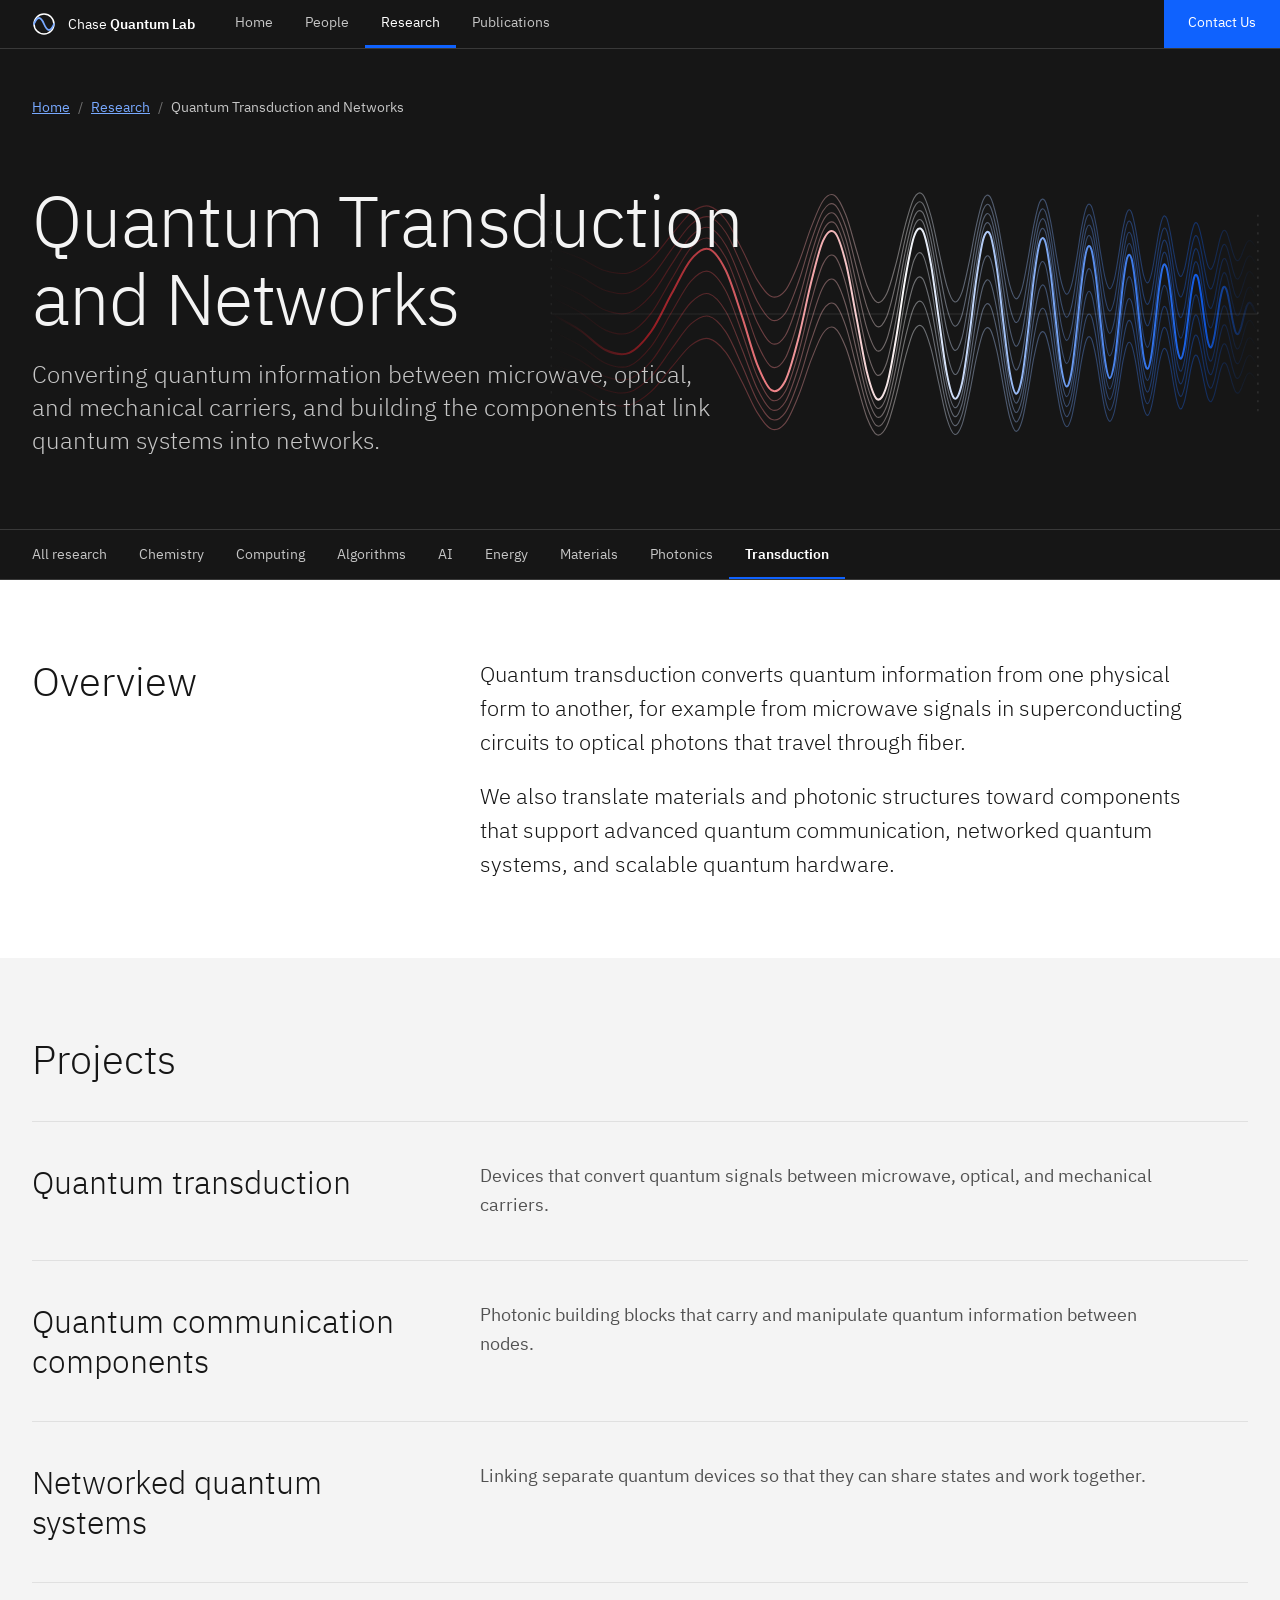
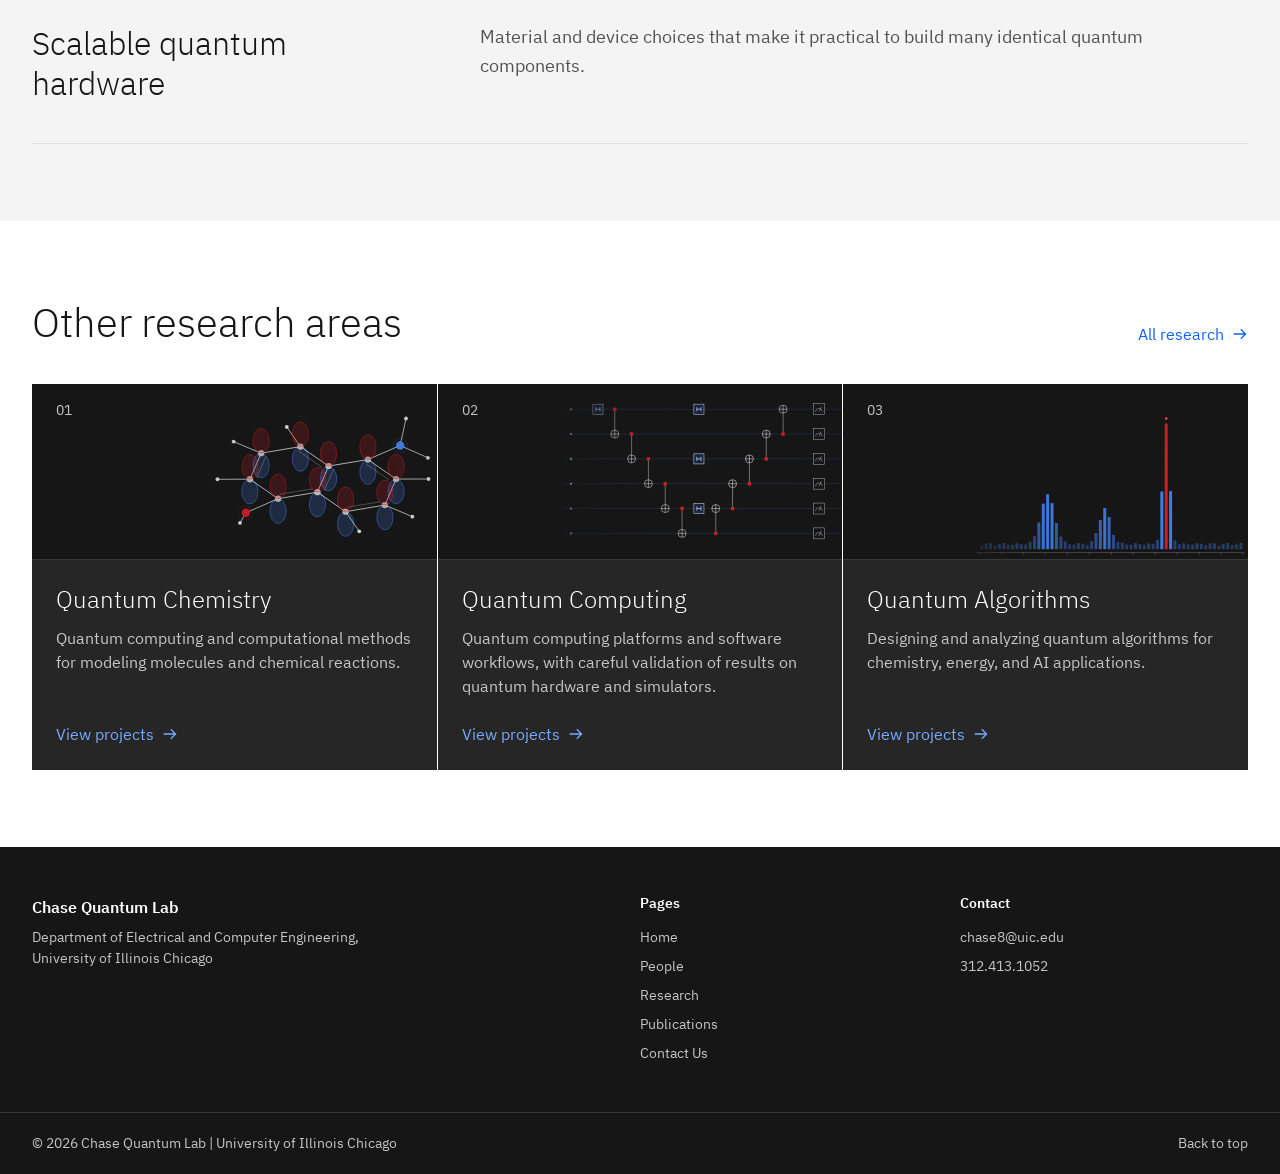
<file: research-transduction.html>
<!doctype html>
<html lang="en" class="no-js">
  <head>
    <meta charset="utf-8">
    <meta name="viewport" content="width=device-width, initial-scale=1">
    <title>Quantum Transduction and Networks | Chase Quantum Lab</title>
    <meta name="description" content="Converting quantum information between microwave, optical, and mechanical carriers, and building the components that link quantum systems into networks.">
    <meta name="theme-color" content="#161616">
    <meta property="og:type" content="website">
    <meta property="og:title" content="Quantum Transduction and Networks | Chase Quantum Lab">
    <meta property="og:description" content="Converting quantum information between microwave, optical, and mechanical carriers, and building the components that link quantum systems into networks.">
    <link rel="icon" href="favicon.ico?v=2" sizes="32x32">
    <link rel="icon" href="assets/img/favicon.svg?v=2" type="image/svg+xml" sizes="any">
    <link rel="apple-touch-icon" href="assets/img/apple-touch-icon.png?v=2">
    <link rel="preload" href="assets/fonts/plex/ibm-plex-sans-latin-300.woff2" as="font" type="font/woff2" crossorigin>
    <link rel="preload" href="assets/fonts/plex/ibm-plex-sans-latin-400.woff2" as="font" type="font/woff2" crossorigin>
    <link rel="stylesheet" href="assets/css/styles.css">
    <script>document.documentElement.className = "js";</script>
  </head>
  <body>
    <a class="skip-link" href="#main">Skip to main content</a>

    <header class="masthead">
      <div class="masthead__bar">
        <a class="brand" href="index.html" aria-label="Chase Quantum Lab, home">
          <svg viewBox="0 0 24 24" aria-hidden="true"><circle cx="12" cy="12" r="10" fill="none" stroke="#fff" stroke-width="1.5"/><path d="M2 12c3.4-8 6.6-8 10 0s6.6 8 10 0" fill="none" stroke="#78a9ff" stroke-width="1.8" stroke-linecap="round"/></svg>
          <span>Chase <strong>Quantum Lab</strong></span>
        </a>
        <button class="menu-toggle" type="button" aria-expanded="false" aria-controls="site-nav">
          <span></span><span></span><span></span><span class="sr-only">Menu</span>
        </button>
        <nav class="site-nav" id="site-nav" aria-label="Primary">
          <ul>
        <li><a href="index.html">Home</a></li>
        <li><a href="people.html">People</a></li>
        <li><a href="research.html" aria-current="true">Research</a></li>
        <li><a href="publications.html">Publications</a></li>
        <li><a class="site-nav__cta" href="contact.html">Contact Us</a></li>
          </ul>
        </nav>
      </div>
    </header>

    <main id="main">
      <section class="page-hero" data-motif="chirp">
        <div class="wrap page-hero__inner">
          <nav class="breadcrumb" aria-label="Breadcrumb">
            <ol>
              <li><a href="index.html">Home</a></li>
              <li><a href="research.html">Research</a></li>
              <li aria-current="page" data-bind="crumb">Quantum Transduction and Networks</li>
            </ol>
          </nav>
          <h1 data-bind="title">Quantum Transduction and Networks</h1>
          <p class="lead" data-bind="lead">Converting quantum information between microwave, optical, and mechanical carriers, and building the components that link quantum systems into networks.</p>
        </div>
        <nav class="tabs" aria-label="Research areas" data-render="area-tabs" data-current="transduction">
          <ul>
            <li><a href="research.html">All research</a></li>
            <li><a href="research-chemistry.html">Chemistry</a></li>
            <li><a href="research-computing.html">Computing</a></li>
            <li><a href="research-algorithms.html">Algorithms</a></li>
            <li><a href="research-ai.html">AI</a></li>
            <li><a href="research-energy.html">Energy</a></li>
            <li><a href="research-materials.html">Materials</a></li>
            <li><a href="research-photonics.html">Photonics</a></li>
            <li><a href="research-transduction.html" aria-current="page">Transduction</a></li>
          </ul>
        </nav>
      </section>

      <div data-render="area" data-area="transduction">
        <noscript><p class="status">Please turn on JavaScript to see this content.</p></noscript>
      </div>

      <section class="section">
        <div class="wrap">
          <div class="section__head">
            <h2>Other research areas</h2>
            <a class="link-arrow" href="research.html">All research</a>
          </div>
          <div class="panels panels--3" data-render="research-panels" data-after="transduction" data-limit="3"></div>
        </div>
      </section>
    </main>

    <footer class="footer">
      <div class="wrap footer__grid">
        <div>
          <p class="footer__brand">Chase Quantum Lab</p>
          <p>Department of Electrical and Computer Engineering, University of Illinois Chicago</p>
        </div>
        <nav aria-label="Footer">
          <h2>Pages</h2>
          <ul>
          <li><a href="index.html">Home</a></li>
          <li><a href="people.html">People</a></li>
          <li><a href="research.html">Research</a></li>
          <li><a href="publications.html">Publications</a></li>
          <li><a href="contact.html">Contact Us</a></li>
          </ul>
        </nav>
        <div>
          <h2>Contact</h2>
          <ul data-render="footer-contact">
            <li><a href="mailto:chase8@uic.edu">chase8@uic.edu</a></li>
            <li><a href="tel:+13124131052">312.413.1052</a></li>
          </ul>
        </div>
      </div>
      <div class="wrap footer__legal">
        <p>&copy; <span data-year>2026</span> Chase Quantum Lab | University of Illinois Chicago</p>
        <a href="#main">Back to top</a>
      </div>
    </footer>

    <script src="assets/data/lab.js"></script>
    <script src="assets/data/research.js"></script>
    <script src="assets/data/people.js"></script>
    <script src="assets/js/render.js"></script>
    <script src="assets/js/site.js"></script>
  </body>
</html>
</file>
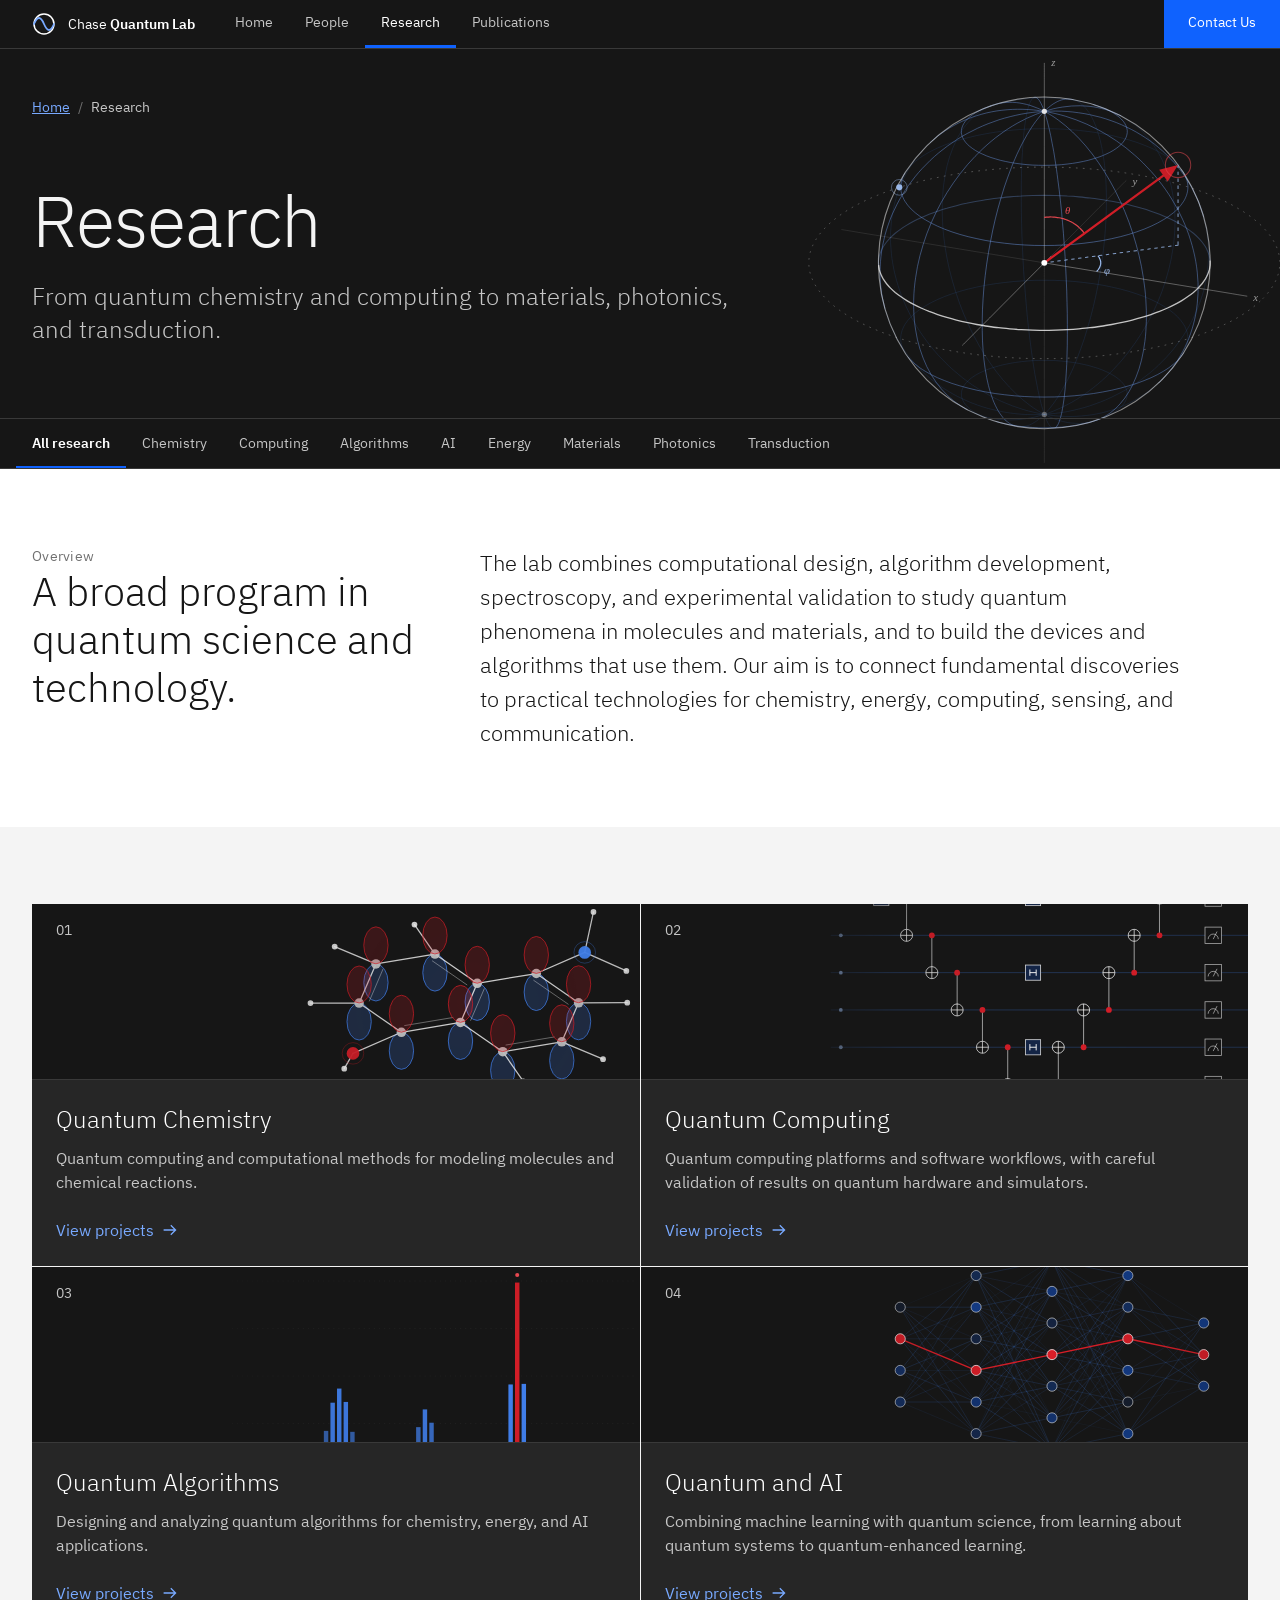
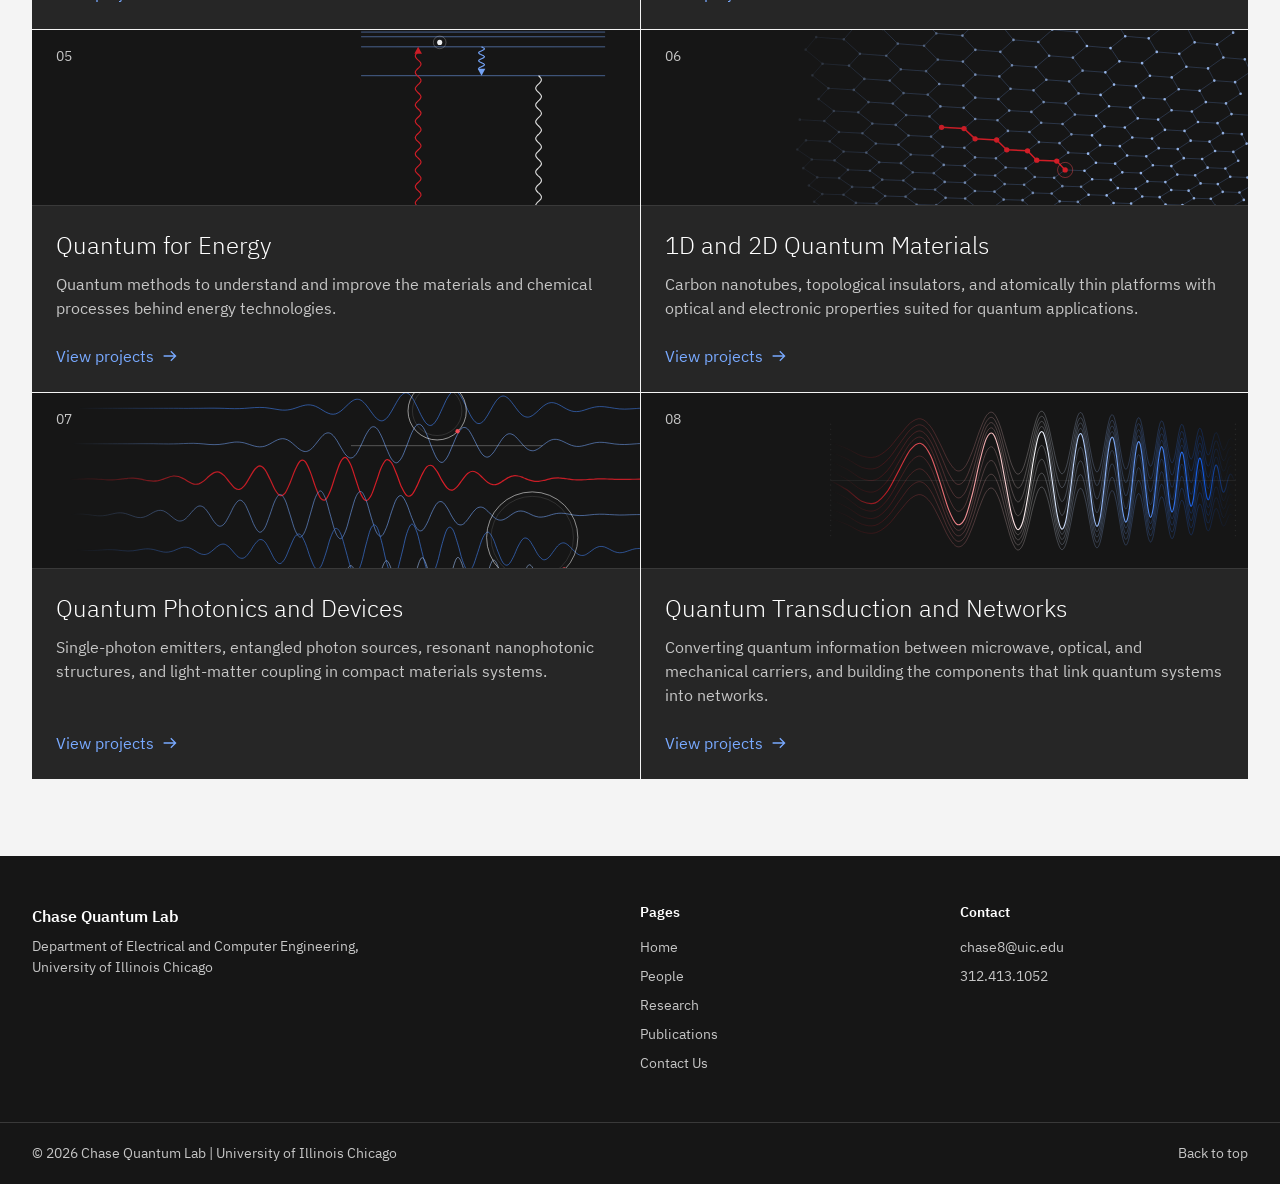
<file: research.html>
<!doctype html>
<html lang="en" class="no-js">
  <head>
    <meta charset="utf-8">
    <meta name="viewport" content="width=device-width, initial-scale=1">
    <title>Research | Chase Quantum Lab</title>
    <meta name="description" content="Research areas of the Chase Quantum Lab: quantum chemistry, computing, algorithms, AI, energy, materials, photonics, and transduction.">
    <meta name="theme-color" content="#161616">
    <meta property="og:type" content="website">
    <meta property="og:title" content="Research | Chase Quantum Lab">
    <meta property="og:description" content="Research areas of the Chase Quantum Lab: quantum chemistry, computing, algorithms, AI, energy, materials, photonics, and transduction.">
    <link rel="icon" href="favicon.ico?v=2" sizes="32x32">
    <link rel="icon" href="assets/img/favicon.svg?v=2" type="image/svg+xml" sizes="any">
    <link rel="apple-touch-icon" href="assets/img/apple-touch-icon.png?v=2">
    <link rel="preload" href="assets/fonts/plex/ibm-plex-sans-latin-300.woff2" as="font" type="font/woff2" crossorigin>
    <link rel="preload" href="assets/fonts/plex/ibm-plex-sans-latin-400.woff2" as="font" type="font/woff2" crossorigin>
    <link rel="stylesheet" href="assets/css/styles.css">
    <script>document.documentElement.className = "js";</script>
  </head>
  <body>
    <a class="skip-link" href="#main">Skip to main content</a>

    <header class="masthead">
      <div class="masthead__bar">
        <a class="brand" href="index.html" aria-label="Chase Quantum Lab, home">
          <svg viewBox="0 0 24 24" aria-hidden="true"><circle cx="12" cy="12" r="10" fill="none" stroke="#fff" stroke-width="1.5"/><path d="M2 12c3.4-8 6.6-8 10 0s6.6 8 10 0" fill="none" stroke="#78a9ff" stroke-width="1.8" stroke-linecap="round"/></svg>
          <span>Chase <strong>Quantum Lab</strong></span>
        </a>
        <button class="menu-toggle" type="button" aria-expanded="false" aria-controls="site-nav">
          <span></span><span></span><span></span><span class="sr-only">Menu</span>
        </button>
        <nav class="site-nav" id="site-nav" aria-label="Primary">
          <ul>
        <li><a href="index.html">Home</a></li>
        <li><a href="people.html">People</a></li>
        <li><a href="research.html" aria-current="page">Research</a></li>
        <li><a href="publications.html">Publications</a></li>
        <li><a class="site-nav__cta" href="contact.html">Contact Us</a></li>
          </ul>
        </nav>
      </div>
    </header>

    <main id="main">
      <section class="page-hero" data-motif="bloch">
        <div class="wrap page-hero__inner">
          <nav class="breadcrumb" aria-label="Breadcrumb">
            <ol>
              <li><a href="index.html">Home</a></li>
              <li aria-current="page">Research</li>
            </ol>
          </nav>
          <h1>Research</h1>
          <p class="lead">From quantum chemistry and computing to materials, photonics, and transduction.</p>
        </div>
        <nav class="tabs" aria-label="Research areas" data-render="area-tabs" data-current="all">
          <ul>
            <li><a href="research.html" aria-current="page">All research</a></li>
            <li><a href="research-chemistry.html">Chemistry</a></li>
            <li><a href="research-computing.html">Computing</a></li>
            <li><a href="research-algorithms.html">Algorithms</a></li>
            <li><a href="research-ai.html">AI</a></li>
            <li><a href="research-energy.html">Energy</a></li>
            <li><a href="research-materials.html">Materials</a></li>
            <li><a href="research-photonics.html">Photonics</a></li>
            <li><a href="research-transduction.html">Transduction</a></li>
          </ul>
        </nav>
      </section>

      <section class="section">
        <div class="wrap split">
          <div>
            <p class="eyebrow">Overview</p>
            <h2>A broad program in quantum science and technology.</h2>
          </div>
          <div class="prose prose--lg">
            <p>The lab combines computational design, algorithm development, spectroscopy, and experimental validation to study quantum phenomena in molecules and materials, and to build the devices and algorithms that use them. Our aim is to connect fundamental discoveries to practical technologies for chemistry, energy, computing, sensing, and communication.</p>
          </div>
        </div>
      </section>

      <section class="section section--layer" aria-label="Research areas">
        <div class="wrap">
          <div class="panels panels--4" data-render="research-panels" data-heading="2">
            <noscript><p class="status">Please turn on JavaScript to see this content.</p></noscript>
          </div>
        </div>
      </section>
    </main>

    <footer class="footer">
      <div class="wrap footer__grid">
        <div>
          <p class="footer__brand">Chase Quantum Lab</p>
          <p>Department of Electrical and Computer Engineering, University of Illinois Chicago</p>
        </div>
        <nav aria-label="Footer">
          <h2>Pages</h2>
          <ul>
          <li><a href="index.html">Home</a></li>
          <li><a href="people.html">People</a></li>
          <li><a href="research.html">Research</a></li>
          <li><a href="publications.html">Publications</a></li>
          <li><a href="contact.html">Contact Us</a></li>
          </ul>
        </nav>
        <div>
          <h2>Contact</h2>
          <ul data-render="footer-contact">
            <li><a href="mailto:chase8@uic.edu">chase8@uic.edu</a></li>
            <li><a href="tel:+13124131052">312.413.1052</a></li>
          </ul>
        </div>
      </div>
      <div class="wrap footer__legal">
        <p>&copy; <span data-year>2026</span> Chase Quantum Lab | University of Illinois Chicago</p>
        <a href="#main">Back to top</a>
      </div>
    </footer>

    <script src="assets/data/lab.js"></script>
    <script src="assets/data/research.js"></script>
    <script src="assets/js/render.js"></script>
    <script src="assets/js/site.js"></script>
  </body>
</html>
</file>
<file: assets/css/styles.css>
/* Chase Quantum Lab: shared styles
   Look: IBM Carbon-inspired (IBM Plex Sans, square corners, hairline rules, one blue accent).
   To re-theme the site, change --accent and its hover/active shades. */

@font-face {
  font-family: "IBM Plex Sans";
  font-style: normal;
  font-weight: 300;
  font-display: swap;
  src: url("../fonts/plex/ibm-plex-sans-latin-300.woff2") format("woff2");
}

@font-face {
  font-family: "IBM Plex Sans";
  font-style: normal;
  font-weight: 400;
  font-display: swap;
  src: url("../fonts/plex/ibm-plex-sans-latin-400.woff2") format("woff2");
}

@font-face {
  font-family: "IBM Plex Sans";
  font-style: normal;
  font-weight: 600;
  font-display: swap;
  src: url("../fonts/plex/ibm-plex-sans-latin-600.woff2") format("woff2");
}

:root {
  --accent: #0f62fe;
  --accent-hover: #0353e9;
  --accent-active: #002d9c;
  --accent-soft: #78a9ff;
  --red: #da1e28;
  --red-text: #a2191f;

  --ink: #161616;
  --ink-2: #525252;
  --ink-3: #6f6f6f;
  --paper: #ffffff;
  --layer: #f4f4f4;
  --layer-hover: #e8e8e8;
  --rule: #e0e0e0;

  --night: #161616;
  --night-2: #262626;
  --night-3: #393939;
  --night-ink: #f4f4f4;
  --night-ink-2: #c6c6c6;

  --wrap: 99rem;
  --pad: 1rem;
  --mast: 3rem;
  --font: "IBM Plex Sans", system-ui, -apple-system, "Segoe UI", Roboto, "Helvetica Neue", Arial, sans-serif;

  --i-arrow: url("data:image/svg+xml,%3Csvg xmlns='http://www.w3.org/2000/svg' viewBox='0 0 20 20'%3E%3Cpath d='M2 10h15M11 4l6 6-6 6' fill='none' stroke='%23000' stroke-width='1.6'/%3E%3C/svg%3E");
  --i-ext: url("data:image/svg+xml,%3Csvg xmlns='http://www.w3.org/2000/svg' viewBox='0 0 20 20'%3E%3Cpath d='M5 15 15 5M7 5h8v8' fill='none' stroke='%23000' stroke-width='1.6'/%3E%3C/svg%3E");
}

@media (min-width: 42rem) {
  :root {
    --pad: 2rem;
  }
}

@view-transition {
  navigation: auto;
}

/* Base */

*,
*::before,
*::after {
  box-sizing: border-box;
}

html {
  -webkit-text-size-adjust: 100%;
  scroll-padding-top: calc(var(--mast) + 1rem);
}

body {
  margin: 0;
  color: var(--ink);
  background: var(--paper);
  font: 400 1rem/1.5 var(--font);
  -webkit-font-smoothing: antialiased;
  text-rendering: optimizeLegibility;
}

body.menu-open {
  overflow: hidden;
}

h1,
h2,
h3,
h4,
p,
ul,
ol,
dl,
dd,
figure,
address {
  margin: 0;
}

ul,
ol {
  padding: 0;
  list-style: none;
}

address {
  font-style: normal;
}

img,
svg {
  display: block;
  max-width: 100%;
}

a {
  color: inherit;
}

:focus-visible {
  outline: 2px solid var(--accent);
  outline-offset: 2px;
}

.masthead :focus-visible,
.hero :focus-visible,
.page-hero :focus-visible,
.section--dark :focus-visible,
.cta :focus-visible,
.footer :focus-visible {
  outline-color: #ffffff;
}

h1,
h2,
h3,
h4 {
  font-weight: 300;
  line-height: 1.2;
}

h1 {
  font-size: clamp(2.5rem, 1.2rem + 4.6vw, 4.5rem);
  line-height: 1.08;
  letter-spacing: -0.015em;
}

h2 {
  font-size: clamp(1.75rem, 1.2rem + 1.8vw, 2.5rem);
}

h3 {
  font-size: 1.5rem;
  line-height: 1.25;
}

h4 {
  font-size: 1rem;
  font-weight: 600;
  line-height: 1.4;
}

.sr-only,
.skip-link {
  position: absolute;
  width: 1px;
  height: 1px;
  padding: 0;
  overflow: hidden;
  clip: rect(0, 0, 0, 0);
  white-space: nowrap;
  border: 0;
}

.skip-link:focus {
  z-index: 200;
  top: 0.5rem;
  left: 0.5rem;
  width: auto;
  height: auto;
  padding: 0.75rem 1rem;
  clip: auto;
  color: #ffffff;
  background: var(--accent);
}

.wrap {
  max-width: var(--wrap);
  margin: 0 auto;
  padding: 0 var(--pad);
}

.lead {
  max-width: 44rem;
  font-size: clamp(1.125rem, 1rem + 0.6vw, 1.5rem);
  font-weight: 300;
  line-height: 1.4;
}

.eyebrow {
  font-size: 0.875rem;
  letter-spacing: 0.02em;
  color: var(--ink-3);
}

.prose {
  max-width: 44rem;
  color: var(--ink-2);
  font-size: 1.125rem;
  line-height: 1.6;
}

.prose > * + * {
  margin-top: 1.25rem;
}

.prose--lg {
  color: var(--ink);
  font-size: clamp(1.125rem, 1rem + 0.5vw, 1.375rem);
  font-weight: 300;
  line-height: 1.55;
}

.status {
  padding: 1.5rem;
  color: var(--ink-2);
  background: var(--layer);
  border-left: 3px solid var(--accent);
}

/* Masthead */

.masthead {
  position: sticky;
  z-index: 100;
  top: 0;
  color: #ffffff;
  background: var(--night);
  border-bottom: 1px solid var(--night-3);
  view-transition-name: masthead;
}

.masthead__bar {
  display: flex;
  align-items: stretch;
  height: var(--mast);
  padding-left: var(--pad);
}

.brand {
  display: flex;
  align-items: center;
  gap: 0.75rem;
  padding-right: 1.5rem;
  color: #ffffff;
  font-size: 0.875rem;
  line-height: 1.2;
  text-decoration: none;
  white-space: nowrap;
}

.brand svg {
  flex: none;
  width: 1.5rem;
  height: 1.5rem;
}

.brand strong {
  font-weight: 600;
}

.site-nav {
  display: flex;
  flex: 1;
}

.site-nav ul {
  display: flex;
  flex: 1;
  align-items: stretch;
}

.site-nav li:last-child {
  margin-left: auto;
}

.site-nav a {
  display: flex;
  align-items: center;
  height: 100%;
  padding: 0 1rem;
  color: var(--night-ink-2);
  font-size: 0.875rem;
  text-decoration: none;
  border-bottom: 3px solid transparent;
  transition: background-color 110ms, color 110ms;
}

.site-nav a:hover {
  color: #ffffff;
  background: #2c2c2c;
}

.site-nav a[aria-current] {
  color: #ffffff;
  border-bottom-color: var(--accent);
}

.site-nav .site-nav__cta {
  padding: 0 1.5rem;
  color: #ffffff;
  background: var(--accent);
}

.site-nav .site-nav__cta:hover {
  background: var(--accent-hover);
}

.site-nav .site-nav__cta[aria-current] {
  border-bottom-color: #ffffff;
}

.menu-toggle {
  display: none;
  width: var(--mast);
  margin-left: auto;
  padding: 0;
  color: #ffffff;
  background: none;
  border: 0;
  cursor: pointer;
}

.menu-toggle:hover {
  background: #2c2c2c;
}

.menu-toggle span:not(.sr-only) {
  width: 1.25rem;
  height: 2px;
  background: currentColor;
  transition: transform 150ms, opacity 150ms;
}

.menu-toggle[aria-expanded="true"] span:nth-child(1) {
  transform: translateY(calc(0.4rem + 2px)) rotate(45deg);
}

.menu-toggle[aria-expanded="true"] span:nth-child(2) {
  opacity: 0;
}

.menu-toggle[aria-expanded="true"] span:nth-child(3) {
  transform: translateY(calc(-0.4rem - 2px)) rotate(-45deg);
}

@media (max-width: 65.99rem) {
  .js .menu-toggle {
    display: flex;
    flex-direction: column;
    align-items: center;
    justify-content: center;
    gap: 0.4rem;
  }

  .js .site-nav {
    position: fixed;
    inset: var(--mast) 0 0;
    display: none;
    flex-direction: column;
    padding: 1rem 0 2rem;
    overflow-y: auto;
    background: var(--night);
  }

  .js .site-nav.is-open {
    display: flex;
  }

  .js .site-nav ul {
    flex: none;
    flex-direction: column;
  }

  .js .site-nav li:last-child {
    margin: 1.5rem var(--pad) 0;
  }

  .js .site-nav a {
    height: 3.5rem;
    padding: 0 var(--pad);
    font-size: 1.25rem;
    font-weight: 300;
    border-bottom: 1px solid var(--night-3);
  }

  .js .site-nav a[aria-current] {
    border-bottom-color: var(--night-3);
    box-shadow: inset 4px 0 0 var(--accent);
  }

  .js .site-nav .site-nav__cta {
    justify-content: space-between;
    border: 0;
  }

  .no-js .masthead__bar {
    flex-wrap: wrap;
    height: auto;
  }

  .no-js .site-nav {
    width: 100%;
  }

  .no-js .site-nav ul {
    flex-wrap: wrap;
  }

  .no-js .site-nav li:last-child {
    margin-left: 0;
  }

  .no-js .site-nav a,
  .no-js .brand {
    height: 3rem;
  }
}

/* Buttons and links */

.link-arrow::after,
a.tile::after,
.panel__cta::after {
  -webkit-mask: var(--i-arrow) center / contain no-repeat;
  mask: var(--i-arrow) center / contain no-repeat;
}

.btn {
  position: relative;
  display: inline-flex;
  align-items: center;
  min-height: 3rem;
  padding: 0.8125rem 4rem 0.8125rem 1rem;
  color: #ffffff;
  font: 400 0.875rem/1.15 var(--font);
  letter-spacing: 0.01em;
  text-decoration: none;
  background: var(--accent);
  border: 1px solid transparent;
  transition: background-color 110ms, color 110ms;
}

.btn::after {
  position: absolute;
  top: 50%;
  right: 1rem;
  width: 1.25rem;
  height: 1.25rem;
  margin-top: -0.625rem;
  content: "";
  background: currentColor;
  -webkit-mask: var(--i-arrow) center / contain no-repeat;
  mask: var(--i-arrow) center / contain no-repeat;
}

.btn:hover {
  background: var(--accent-hover);
}

.btn:active {
  background: var(--accent-active);
}

.btn--ghost {
  background: transparent;
  border-color: #ffffff;
}

.btn--ghost:hover {
  color: var(--ink);
  background: #ffffff;
}

.btn--white {
  color: var(--accent);
  background: #ffffff;
}

.btn--white:hover {
  background: #e8e8e8;
}

.btn--outline {
  color: var(--accent);
  background: transparent;
  border-color: var(--accent);
}

.btn--outline:hover {
  color: #ffffff;
  background: var(--accent);
}

.link-arrow {
  display: inline-flex;
  align-items: center;
  gap: 0.5rem;
  color: var(--accent);
  text-decoration: none;
}

.link-arrow::after {
  width: 1rem;
  height: 1rem;
  content: "";
  background: currentColor;
  transition: transform 150ms;
}

.link-arrow[href^="http"]::after {
  -webkit-mask-image: var(--i-ext);
  mask-image: var(--i-ext);
}

.link-arrow:hover {
  text-decoration: underline;
}

.link-arrow:hover::after {
  transform: translateX(0.25rem);
}

.on-dark .link-arrow,
.section--dark .link-arrow,
.page-hero .link-arrow {
  color: var(--accent-soft);
}

/* Home hero */

.hero {
  position: relative;
  overflow: hidden;
  color: #ffffff;
  background: #05070d;
  isolation: isolate;
}

.hero::before,
.hero::after {
  position: absolute;
  inset: 0;
  content: "";
}

.hero::before {
  z-index: -2;
  background: url("../img/hero.svg") right center / cover no-repeat;
}

.hero::after {
  z-index: -1;
  background:
    linear-gradient(90deg, rgba(5, 7, 13, 0.94) 0%, rgba(5, 7, 13, 0.7) 36%, rgba(5, 7, 13, 0) 72%),
    linear-gradient(0deg, rgba(5, 7, 13, 0.6), rgba(5, 7, 13, 0) 40%);
}

.hero__inner {
  display: flex;
  flex-direction: column;
  justify-content: flex-end;
  min-height: clamp(32rem, 76vh, 46rem);
  padding-top: 4rem;
}

.hero__text {
  max-width: 50rem;
  padding-bottom: clamp(2rem, 5vw, 3.5rem);
}

.hero .eyebrow {
  color: var(--accent-soft);
}

.hero h1 {
  margin-top: 1rem;
}

.hero .lead {
  margin-top: 1.5rem;
  color: var(--night-ink-2);
}

.hero__actions {
  display: flex;
  flex-wrap: wrap;
  gap: 1px;
  margin-top: 2.5rem;
}

@media (max-width: 41.99rem) {
  /* Phones: art in the upper band, text below it. */
  .hero__inner {
    min-height: 44rem;
  }

  .hero::before {
    background-size: auto 52%;
    background-position: 82% 0;
  }

  .hero::after {
    background: linear-gradient(0deg, rgba(5, 7, 13, 0.96) 0%, rgba(5, 7, 13, 0.9) 44%, rgba(5, 7, 13, 0) 74%);
  }
}

/* Page banner (title above every page) */

.page-hero {
  position: relative;
  overflow: hidden;
  color: var(--night-ink);
  background: var(--night);
  border-bottom: 1px solid var(--night-3);
  isolation: isolate;
}

.page-hero::before {
  position: absolute;
  inset: 0;
  z-index: -1;
  content: "";
  background: no-repeat right center / auto 100%;
}

.page-hero::after {
  position: absolute;
  inset: 0;
  z-index: -1;
  content: "";
  background: linear-gradient(90deg, var(--night) 0%, rgba(22, 22, 22, 0.88) 30%, rgba(22, 22, 22, 0) 60%);
}

.page-hero[data-motif="lattice"]::before {
  background-image: url("../img/motif-lattice.svg");
}

.page-hero[data-motif="waves"]::before {
  background-image: url("../img/motif-waves.svg");
}

.page-hero[data-motif="network"]::before {
  background-image: url("../img/motif-network.svg");
}

.page-hero[data-motif="orbits"]::before {
  background-image: url("../img/motif-orbits.svg");
}

.page-hero[data-motif="histogram"]::before {
  background-image: url("../img/motif-histogram.svg");
}

.page-hero[data-motif="interference"]::before {
  background-image: url("../img/motif-interference.svg");
}

.page-hero[data-motif="bloch"]::before {
  background-image: url("../img/motif-bloch.svg");
}

.page-hero[data-motif="levels"]::before {
  background-image: url("../img/motif-levels.svg");
}

.page-hero[data-motif="chirp"]::before {
  background-image: url("../img/motif-chirp.svg");
}

.page-hero[data-motif="spectrum"]::before {
  background-image: url("../img/motif-spectrum.svg");
}

.page-hero[data-motif="molecule"]::before {
  background-image: url("../img/motif-molecule.svg");
}

.page-hero[data-motif="circuit"]::before {
  background-image: url("../img/motif-circuit.svg");
}

.page-hero__inner {
  padding-top: clamp(2rem, 4vw, 3rem);
  padding-bottom: clamp(2.5rem, 6vw, 4.5rem);
}

.breadcrumb ol {
  display: flex;
  flex-wrap: wrap;
  gap: 0.25rem 0.5rem;
  color: var(--night-ink-2);
  font-size: 0.875rem;
}

.breadcrumb li + li::before {
  margin-right: 0.5rem;
  content: "/";
  color: var(--ink-3);
}

.breadcrumb a {
  color: var(--accent-soft);
}

.page-hero h1 {
  max-width: 52rem;
  margin-top: clamp(2rem, 5vw, 4rem);
}

.page-hero .lead {
  margin-top: 1.25rem;
  color: var(--night-ink-2);
}

.tabs {
  border-top: 1px solid var(--night-3);
}

.tabs ul {
  display: flex;
  max-width: var(--wrap);
  margin: 0 auto;
  padding: 0 calc(var(--pad) - 1rem);
  overflow-x: auto;
  scrollbar-width: none;
}

.tabs a {
  display: block;
  padding: 0.875rem 1rem 0.75rem;
  color: var(--night-ink-2);
  font-size: 0.875rem;
  text-decoration: none;
  white-space: nowrap;
  border-bottom: 2px solid transparent;
}

.tabs a:hover {
  color: #ffffff;
  background: var(--night-2);
}

.tabs a[aria-current="page"] {
  color: #ffffff;
  font-weight: 600;
  border-bottom-color: var(--accent);
}

@media (max-width: 41.99rem) {
  .page-hero::before {
    opacity: 0.4;
  }
}

/* Sections */

.section {
  padding: clamp(3rem, 6vw, 5.5rem) 0;
}

.section--layer {
  background: var(--layer);
}

.section--dark {
  color: var(--night-ink);
  background: var(--night);
}

.section__head {
  display: flex;
  flex-wrap: wrap;
  align-items: flex-end;
  justify-content: space-between;
  gap: 1rem 2rem;
  margin-bottom: clamp(1.5rem, 3vw, 2.5rem);
}

.section__head h2 {
  max-width: 40rem;
}

.section__head .eyebrow {
  margin-bottom: 0.75rem;
}

.section--dark .eyebrow {
  color: var(--night-ink-2);
}

.split {
  display: grid;
  gap: 1.5rem 4rem;
}

.split h2 {
  max-width: 28rem;
}

@media (min-width: 66rem) {
  .split {
    grid-template-columns: minmax(0, 4fr) minmax(0, 8fr);
  }
}

.stack > * + * {
  margin-top: 4rem;
}

/* Tiles */

.tiles {
  --cols: 1;
  --tile-bg: var(--layer);
  --tile-hover: var(--layer-hover);
  --tile-gap: var(--paper);

  display: grid;
  grid-template-columns: repeat(var(--cols), minmax(0, 1fr));
  gap: 1px;
  background: var(--tile-gap);
}

.section--layer .tiles {
  --tile-bg: #ffffff;
  --tile-hover: #ececec;
  --tile-gap: var(--layer);
}

.section--dark .tiles {
  --tile-bg: var(--night-2);
  --tile-hover: #333333;
  --tile-gap: var(--night);
}

@media (min-width: 42rem) {
  .tiles--2,
  .tiles--3,
  .tiles--4 {
    --cols: 2;
  }
}

@media (min-width: 66rem) {
  .tiles--3 {
    --cols: 3;
  }
}

@media (min-width: 82rem) {
  .tiles--4 {
    --cols: 4;
  }
}

.tile {
  position: relative;
  display: flex;
  flex-direction: column;
  gap: 0.75rem;
  min-height: 14rem;
  padding: 1.5rem 1.5rem 4.5rem;
  color: var(--ink);
  text-decoration: none;
  background: var(--tile-bg);
  transition: background-color 150ms;
}

.section--dark .tile {
  color: #ffffff;
}

a.tile:hover {
  background: var(--tile-hover);
}

.tile--static {
  padding-bottom: 1.5rem;
}

a.tile::after {
  position: absolute;
  right: 1.5rem;
  bottom: 1.5rem;
  width: 1.5rem;
  height: 1.5rem;
  content: "";
  background: currentColor;
  transition: transform 150ms;
}

a.tile[href^="http"]::after {
  -webkit-mask-image: var(--i-ext);
  mask-image: var(--i-ext);
}

a.tile:hover::after {
  transform: translateX(0.25rem);
}

@media (max-width: 41.99rem) {
  .tile {
    min-height: 10rem;
  }
}

.tile__index {
  color: var(--ink-3);
  font-size: 0.875rem;
  font-variant-numeric: tabular-nums;
}

.tile__title {
  font-size: 1.5rem;
  font-weight: 300;
  line-height: 1.25;
}

.tile__text {
  color: var(--ink-2);
}

.section--dark .tile__text,
.section--dark .tile__index {
  color: var(--night-ink-2);
}

/* Funding callout */

.funding {
  margin-bottom: 1rem;
}

.funding__item {
  display: flex;
  flex-wrap: wrap;
  align-items: baseline;
  gap: 0.25rem 2rem;
  padding: 1.5rem;
  background: #ffffff;
  border-left: 4px solid var(--accent);
}

.funding__label {
  min-width: 5rem;
  color: var(--ink-3);
  font-size: 0.875rem;
}

.funding__name {
  font-size: 2rem;
  font-weight: 300;
}

.funding__text {
  color: var(--ink-2);
}

/* Research panels: dark cards with banner art above the text */

.panels {
  --cols: 1;

  display: grid;
  grid-template-columns: repeat(var(--cols), minmax(0, 1fr));
  gap: 1px;
  background: var(--paper);
}

.section--layer .panels {
  background: var(--layer);
}

@media (min-width: 42rem) {
  .panels {
    --cols: 2;
  }
}

@media (min-width: 66rem) {
  .panels--3 {
    --cols: 3;
  }
}

@media (min-width: 82rem) {
  .panels--4 {
    --cols: 4;
  }
}

.panel {
  display: flex;
  flex-direction: column;
  color: #ffffff;
  text-decoration: none;
  background: var(--night-2);
}

.panel__art {
  position: relative;
  display: block;
  height: 11rem;
  overflow: hidden;
  background: var(--night);
  border-bottom: 1px solid var(--night-3);
}

.panel__img {
  position: absolute;
  inset: 0;
  background: no-repeat right center / cover;
  transition: transform 400ms ease;
}

.panel:hover .panel__img {
  transform: scale(1.05);
}

.panel__index {
  position: absolute;
  top: 1rem;
  left: 1.5rem;
  color: var(--night-ink-2);
  font-size: 0.875rem;
  font-variant-numeric: tabular-nums;
}

.panel__body {
  display: flex;
  flex: 1;
  flex-direction: column;
  gap: 0.75rem;
  padding: 1.5rem;
}

.panel__title {
  font-size: 1.5rem;
  font-weight: 300;
  line-height: 1.25;
}

.panel__text {
  color: var(--night-ink-2);
}

.panel__cta {
  display: inline-flex;
  align-items: center;
  gap: 0.5rem;
  margin-top: auto;
  padding-top: 0.75rem;
  color: var(--accent-soft);
}

.panel__cta::after {
  width: 1rem;
  height: 1rem;
  content: "";
  background: currentColor;
  transition: transform 150ms;
}

.panel:hover .panel__cta {
  text-decoration: underline;
}

.panel:hover .panel__cta::after {
  transform: translateX(0.25rem);
}

/* People */

.group + .group {
  margin-top: clamp(2.5rem, 5vw, 4rem);
}

.group .tiles {
  gap: 1rem;
  background: none;
}

.group__title {
  margin-bottom: 1.5rem;
  padding-bottom: 0.75rem;
  font-size: 1.5rem;
  border-bottom: 1px solid var(--ink);
}

.person {
  min-height: 0;
  flex-direction: row;
  align-items: flex-start;
  gap: 1.25rem;
  padding-bottom: 1.5rem;
}

a.person {
  padding-bottom: 4rem;
}

.person--placeholder {
  background: transparent;
  outline: 1px dashed #a8a8a8;
  outline-offset: -1px;
}

.avatar {
  display: grid;
  flex: none;
  width: 4rem;
  height: 4rem;
  place-items: center;
  color: #ffffff;
  font-size: 1.25rem;
  font-weight: 300;
  letter-spacing: 0.02em;
  background: linear-gradient(135deg, var(--accent), var(--accent-active));
  border-radius: 50%;
}

.avatar--lg {
  width: 8rem;
  height: 8rem;
  font-size: 2.5rem;
}

img.avatar {
  object-fit: cover;
  background: var(--rule);
}

.person--placeholder .avatar,
.avatar--muted {
  color: var(--ink-3);
  background: var(--rule);
}

.person__body {
  min-width: 0;
}

.person__name {
  font-size: 1.25rem;
  font-weight: 400;
}

.person__role {
  margin-top: 0.25rem;
  color: var(--ink-2);
  font-size: 0.875rem;
}

.chips {
  display: flex;
  flex-wrap: wrap;
  gap: 0.5rem;
  margin-top: 0.75rem;
}

.chip {
  padding: 0.125rem 0.75rem;
  color: var(--ink-2);
  font-size: 0.8125rem;
  background: #ffffff;
  border: 1px solid var(--rule);
  border-radius: 1rem;
}

.section--layer .chip,
.profile .chip {
  background: var(--layer);
  border-color: transparent;
}

/* Person profile */

.profile {
  display: grid;
  gap: 2.5rem 4rem;
}

@media (min-width: 66rem) {
  .profile {
    grid-template-columns: minmax(0, 4fr) minmax(0, 8fr);
  }
}

.profile__aside {
  display: grid;
  align-content: start;
  gap: 1.5rem;
}

.profile__photo {
  width: 100%;
  max-width: 24rem;
  aspect-ratio: 4 / 5;
  object-fit: cover;
}

.profile h2 {
  margin-bottom: 1rem;
  font-size: 1.5rem;
}

.profile__main > * + * {
  margin-top: 2.5rem;
}

.ticks li {
  position: relative;
  padding-left: 1.25rem;
}

.ticks li + li {
  margin-top: 0.5rem;
}

.ticks li::before {
  position: absolute;
  top: 0.6em;
  left: 0;
  width: 0.4rem;
  height: 0.4rem;
  content: "";
  background: var(--accent);
}

.links-inline {
  display: flex;
  flex-wrap: wrap;
  gap: 0.5rem 1.5rem;
}

/* Research area page */

.project {
  display: grid;
  gap: 1rem 4rem;
  padding: 2.5rem 0;
  border-top: 1px solid var(--rule);
}

.project:last-child {
  border-bottom: 1px solid var(--rule);
}

.project__title {
  font-size: clamp(1.5rem, 1.1rem + 1.2vw, 2rem);
}

.project__body {
  display: grid;
  gap: 1.5rem 2.5rem;
}

.project__figure img {
  width: 100%;
  height: auto;
}

.project__figure figcaption {
  margin-top: 0.5rem;
  color: var(--ink-3);
  font-size: 0.875rem;
}

.project__people {
  margin-top: 1rem;
  color: var(--ink-3);
  font-size: 0.875rem;
}

@media (min-width: 66rem) {
  .project {
    grid-template-columns: minmax(0, 4fr) minmax(0, 8fr);
  }

  .project__body.has-figure {
    grid-template-columns: minmax(0, 5fr) minmax(0, 4fr);
  }
}

/* Publications and highlights */

.entries {
  border-top: 1px solid var(--rule);
}

.entry {
  display: grid;
  gap: 0.5rem 2rem;
  padding: 1.5rem 0;
  border-bottom: 1px solid var(--rule);
}

.entry__meta {
  color: var(--ink-3);
  font-size: 0.875rem;
  font-variant-numeric: tabular-nums;
}

.entry__detail {
  display: block;
  margin-top: 0.25rem;
  color: var(--ink-3);
  font-size: 0.875rem;
  font-weight: 400;
}

.entry__tag {
  margin-bottom: 0.25rem;
  color: var(--red-text);
  font-size: 0.75rem;
  font-weight: 600;
  letter-spacing: 0.04em;
  text-transform: uppercase;
}

.entry__date {
  color: var(--ink);
  font-size: 1.75rem;
  font-weight: 300;
  line-height: 1.2;
}

.more {
  margin-top: 2.5rem;
}

.entry__title {
  font-size: 1.25rem;
  font-weight: 400;
  line-height: 1.35;
}

.entry__title a {
  text-decoration: none;
}

.entry__title a:hover {
  color: var(--accent);
  text-decoration: underline;
}

.entry__text {
  margin-top: 0.25rem;
  color: var(--ink-2);
}

.entry__links {
  margin-top: 0.75rem;
}

@media (min-width: 66rem) {
  .entry {
    grid-template-columns: minmax(0, 2fr) minmax(0, 10fr);
  }
}

.year-title {
  margin: 3rem 0 1rem;
  font-size: 2rem;
  font-variant-numeric: tabular-nums;
}

.year-title:first-child {
  margin-top: 0;
}

.section--dark .entries,
.section--dark .entry {
  border-color: var(--night-3);
}

.section--dark .entry__meta,
.section--dark .entry__text {
  color: var(--night-ink-2);
}

.section--dark .entry__date {
  color: #ffffff;
}

.section--dark .entry__title a:hover {
  color: var(--accent-soft);
}

/* Visit photos */

.gallery {
  display: grid;
  gap: 1rem;
}

@media (min-width: 42rem) {
  .gallery {
    grid-template-columns: repeat(2, minmax(0, 1fr));
  }
}

@media (min-width: 66rem) {
  .gallery {
    grid-template-columns: repeat(3, minmax(0, 1fr));
  }
}

.photo img {
  width: 100%;
  aspect-ratio: 4 / 3;
  object-fit: cover;
  background: var(--rule);
}

.photo figcaption {
  margin-top: 0.5rem;
  color: var(--ink-2);
  font-size: 0.875rem;
}

/* Contact */

.contact-grid {
  display: grid;
  gap: 1px;
  background: var(--paper);
}

@media (min-width: 42rem) {
  .contact-grid {
    grid-template-columns: repeat(2, minmax(0, 1fr));
  }
}

.contact-card {
  display: flex;
  flex-direction: column;
  gap: 1rem;
  padding: 1.5rem;
  background: var(--layer);
}

.contact-card h2 {
  font-size: 1.5rem;
}

.contact-card__person {
  display: flex;
  align-items: center;
  gap: 1rem;
}

.contact-lines > * + * {
  margin-top: 0.25rem;
}

.contact-lines a {
  color: var(--accent);
}

/* Call to action */

.cta {
  color: #ffffff;
  background: var(--accent);
}

.cta__inner {
  display: grid;
  gap: 1.5rem 3rem;
  align-items: center;
  padding-top: clamp(2.5rem, 5vw, 4rem);
  padding-bottom: clamp(2.5rem, 5vw, 4rem);
}

.cta h2 {
  font-size: clamp(1.75rem, 1.2rem + 2vw, 2.5rem);
}

.cta p {
  max-width: 40rem;
  margin-top: 0.75rem;
}

@media (min-width: 66rem) {
  .cta__inner {
    grid-template-columns: minmax(0, 1fr) auto;
  }
}

/* Footer */

.footer {
  color: var(--night-ink-2);
  font-size: 0.875rem;
  background: var(--night);
}

.footer__grid {
  display: grid;
  gap: 2.5rem 2rem;
  padding-top: 3rem;
  padding-bottom: 3rem;
}

@media (min-width: 42rem) {
  .footer__grid {
    grid-template-columns: minmax(0, 2fr) minmax(0, 1fr) minmax(0, 1fr);
  }
}

.footer__brand {
  color: #ffffff;
  font-size: 1rem;
  font-weight: 600;
}

.footer__brand + p {
  max-width: 24rem;
  margin-top: 0.5rem;
}

.footer h2 {
  margin-bottom: 1rem;
  color: #ffffff;
  font-size: 0.875rem;
  font-weight: 600;
}

.footer a {
  color: var(--night-ink-2);
  text-decoration: none;
}

.footer a:hover {
  color: #ffffff;
  text-decoration: underline;
}

.footer li + li {
  margin-top: 0.5rem;
}

.footer__legal {
  display: flex;
  flex-wrap: wrap;
  justify-content: space-between;
  gap: 0.5rem 2rem;
  padding-top: 1.25rem;
  padding-bottom: 1.25rem;
  border-top: 1px solid var(--night-3);
}

/* Motion */

@media (prefers-reduced-motion: reduce) {
  *,
  *::before,
  *::after {
    transition-duration: 0.01ms !important;
    animation-duration: 0.01ms !important;
  }

  @view-transition {
    navigation: none;
  }
}
</file>
